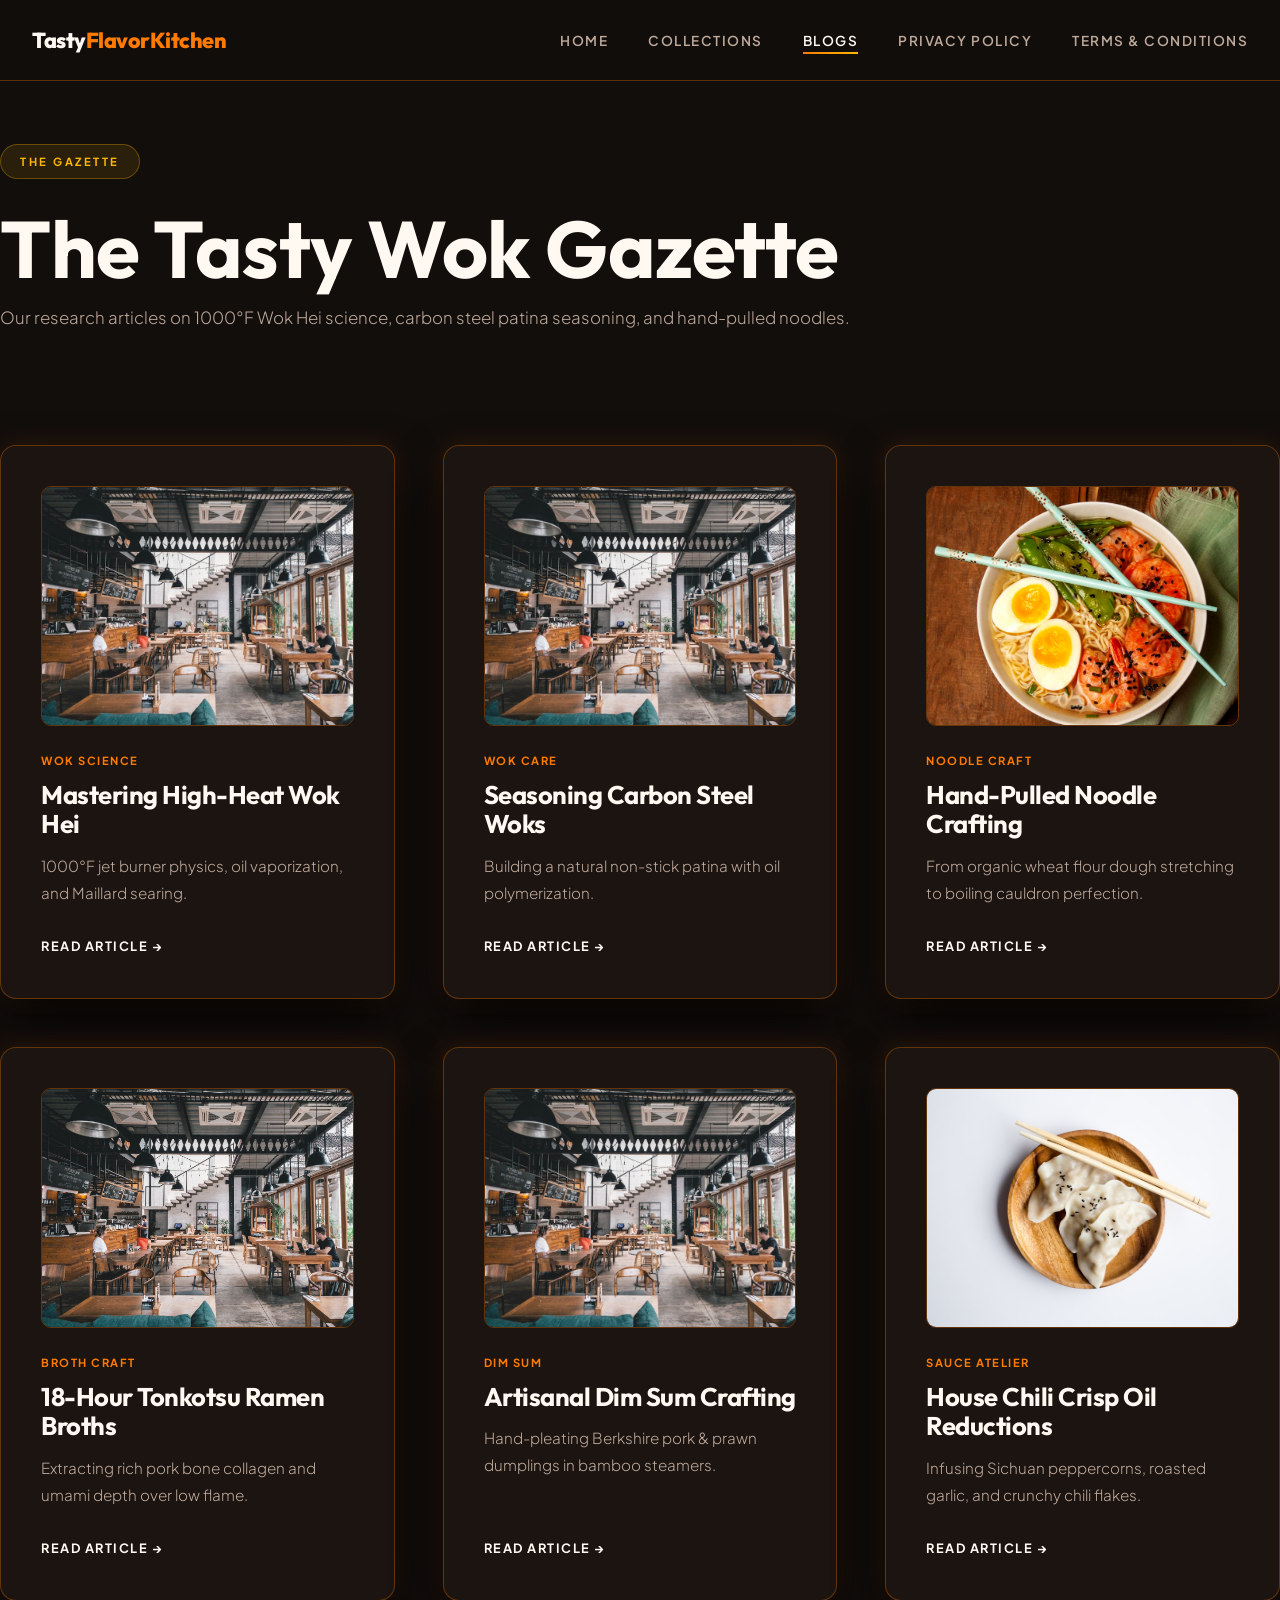
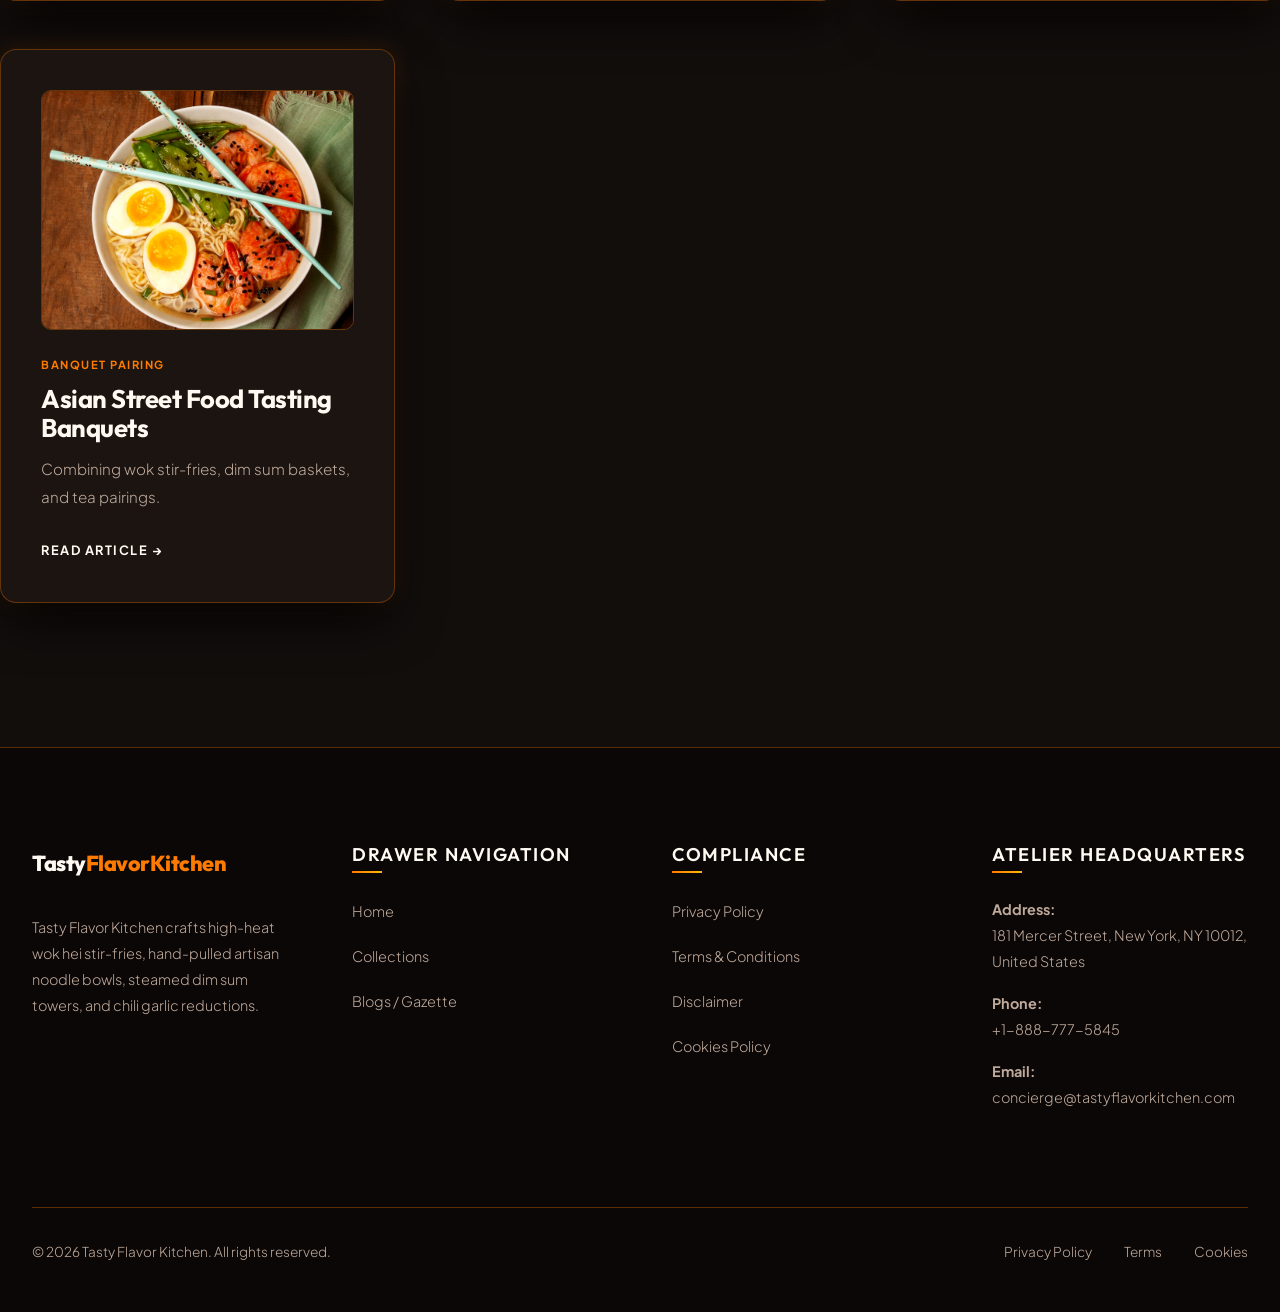
<file: blog/index.html>
<!DOCTYPE html>
<html lang="en">
<head>
    <!-- Google tag (gtag.js) -->
    <script async src="https://www.googletagmanager.com/gtag/js?id=G-0LY0HY7L01"></script>
    <script>
      window.dataLayer = window.dataLayer || [];
      function gtag(){dataLayer.push(arguments);}
      gtag('js', new Date());

      gtag('config', 'G-0LY0HY7L01');
    </script>
    <meta charset="UTF-8">
    <meta name="viewport" content="width=device-width, initial-scale=1.0">
    <meta name="description" content="The Tasty Wok Gazette. Expert articles on Wok Hei high-heat cooking, carbon steel seasoning, hand-pulled noodles, and chili crisp oil.">
    <title>The Tasty Wok Gazette | Tasty Flavor Kitchen</title>
    <link rel="stylesheet" href="../style.css">
</head>
<body>

    <!-- Header Navigation -->
    <header>
        <nav class="navbar">
            <a href="../index.php" class="logo">Tasty<span>FlavorKitchen</span></a>
            <ul class="nav-links">
                <li><a href="../index.php">Home</a></li>
                <li><a href="../collections.html">Collections</a></li>
                <li><a href="index.html" class="active">Blogs</a></li>
                <li><a href="../privacy-policy.html">Privacy Policy</a></li>
                <li><a href="../terms.html">Terms & Conditions</a></li>
            </ul>
            <button class="menu-btn" aria-label="Toggle Navigation">
                <span></span>
                <span></span>
                <span></span>
            </button>
        </nav>
    </header>

    <!-- Main Content -->
    <main style="padding-top: 9rem; max-width: 1280px; margin: 0 auto;">
        
        <div class="section-title reveal-item">
            <span class="hero-badge">THE GAZETTE</span>
            <h1>The Tasty Wok Gazette</h1>
            <p>Our research articles on 1000°F Wok Hei science, carbon steel patina seasoning, and hand-pulled noodles.</p>
        </div>

        <section style="padding: 3rem 0 9rem;">
            <div class="features-grid">
                
                <!-- Blog 1 -->
                <div class="luxury-card reveal-item">
                    <div class="feature-img-wrapper">
                        <img src="../img/journal1.jpg" alt="The science of Wok Hei: Breath of the wok high-heat caramelization" loading="lazy">
                    </div>
                    <div class="feature-content">
                        <span class="blog-tag">Wok Science</span>
                        <h3>Mastering High-Heat Wok Hei</h3>
                        <p class="blog-excerpt">1000°F jet burner physics, oil vaporization, and Maillard searing.</p>
                        <a href="mastering-the-art-of-high-heat-wok-hei-cooking.html" class="blog-link">Read Article &rarr;</a>
                    </div>
                </div>

                <!-- Blog 2 -->
                <div class="luxury-card reveal-item">
                    <div class="feature-img-wrapper">
                        <img src="../img/craft.jpg" alt="Seasoning and maintaining carbon steel woks for lifetime cooking" loading="lazy">
                    </div>
                    <div class="feature-content">
                        <span class="blog-tag">Wok Care</span>
                        <h3>Seasoning Carbon Steel Woks</h3>
                        <p class="blog-excerpt">Building a natural non-stick patina with oil polymerization.</p>
                        <a href="seasoning-and-maintaining-carbon-steel-woks.html" class="blog-link">Read Article &rarr;</a>
                    </div>
                </div>

                <!-- Blog 3 -->
                <div class="luxury-card reveal-item">
                    <div class="feature-img-wrapper">
                        <img src="../img/journal2.jpg" alt="Hand-pulled noodle craft: From organic wheat dough to springy strands" loading="lazy">
                    </div>
                    <div class="feature-content">
                        <span class="blog-tag">Noodle Craft</span>
                        <h3>Hand-Pulled Noodle Crafting</h3>
                        <p class="blog-excerpt">From organic wheat flour dough stretching to boiling cauldron perfection.</p>
                        <a href="hand-pulled-noodle-crafting-from-dough-to-bowl.html" class="blog-link">Read Article &rarr;</a>
                    </div>
                </div>

                <!-- Blog 4 -->
                <div class="luxury-card reveal-item">
                    <div class="feature-img-wrapper">
                        <img src="../img/hero_kitchen.jpg" alt="The secret to slow simmered umami ramen broths" loading="lazy">
                    </div>
                    <div class="feature-content">
                        <span class="blog-tag">Broth Craft</span>
                        <h3>18-Hour Tonkotsu Ramen Broths</h3>
                        <p class="blog-excerpt">Extracting rich pork bone collagen and umami depth over low flame.</p>
                        <a href="the-secret-to-slow-simmered-umami-ramen-broths.html" class="blog-link">Read Article &rarr;</a>
                    </div>
                </div>

                <!-- Blog 5 -->
                <div class="luxury-card reveal-item">
                    <div class="feature-img-wrapper">
                        <img src="../img/kitchen1.jpg" alt="Crafting artisanal dim sum and steamed bamboo dumplings" loading="lazy">
                    </div>
                    <div class="feature-content">
                        <span class="blog-tag">Dim Sum</span>
                        <h3>Artisanal Dim Sum Crafting</h3>
                        <p class="blog-excerpt">Hand-pleating Berkshire pork & prawn dumplings in bamboo steamers.</p>
                        <a href="crafting-artisanal-dim-sum-and-steamed-dumplings.html" class="blog-link">Read Article &rarr;</a>
                    </div>
                </div>

                <!-- Blog 6 -->
                <div class="luxury-card reveal-item">
                    <div class="feature-img-wrapper">
                        <img src="../img/kitchen2.jpg" alt="Artisanal chili crisp and garlic chili oil reductions" loading="lazy">
                    </div>
                    <div class="feature-content">
                        <span class="blog-tag">Sauce Atelier</span>
                        <h3>House Chili Crisp Oil Reductions</h3>
                        <p class="blog-excerpt">Infusing Sichuan peppercorns, roasted garlic, and crunchy chili flakes.</p>
                        <a href="artisanal-chili-crisp-and-garlic-chili-oil-reductions.html" class="blog-link">Read Article &rarr;</a>
                    </div>
                </div>

                <!-- Blog 7 -->
                <div class="luxury-card reveal-item">
                    <div class="feature-img-wrapper">
                        <img src="../img/kitchen3.jpg" alt="Pairing street food small plates for a tasting banquet" loading="lazy">
                    </div>
                    <div class="feature-content">
                        <span class="blog-tag">Banquet Pairing</span>
                        <h3>Asian Street Food Tasting Banquets</h3>
                        <p class="blog-excerpt">Combining wok stir-fries, dim sum baskets, and tea pairings.</p>
                        <a href="pairing-street-food-small-plates-for-a-tasting-banquet.html" class="blog-link">Read Article &rarr;</a>
                    </div>
                </div>

            </div>
        </section>

    </main>

    <!-- Footer (Sleek Compact Logo: 1.35rem) -->
    <footer>
        <div class="footer-container">
            <div class="footer-col" style="flex: 1.5;">
                <a href="../index.php" class="logo" style="margin-bottom: 2rem; display: inline-block;">Tasty<span>FlavorKitchen</span></a>
                <p>Tasty Flavor Kitchen crafts high-heat wok hei stir-fries, hand-pulled artisan noodle bowls, steamed dim sum towers, and chili garlic reductions.</p>
            </div>
            <div class="footer-col">
                <h4>Drawer Navigation</h4>
                <ul>
                    <li><a href="../index.php">Home</a></li>
                    <li><a href="../collections.html">Collections</a></li>
                    <li><a href="index.html">Blogs / Gazette</a></li>
                </ul>
            </div>
            <div class="footer-col">
                <h4>Compliance</h4>
                <ul>
                    <li><a href="../privacy-policy.html">Privacy Policy</a></li>
                    <li><a href="../terms.html">Terms & Conditions</a></li>
                    <li><a href="../disclaimer.html">Disclaimer</a></li>
                    <li><a href="../cookies.html">Cookies Policy</a></li>
                </ul>
            </div>
            <div class="footer-col" style="flex: 1.2;">
                <h4>Atelier Headquarters</h4>
                <p><strong>Address:</strong><br>181 Mercer Street, New York, NY 10012, United States</p>
                <p><strong>Phone:</strong><br>+1-888-777-5845</p>
                <p><strong>Email:</strong><br>concierge@tastyflavorkitchen.com</p>
            </div>
        </div>
        <div class="footer-bottom">
            <p>&copy; 2026 Tasty Flavor Kitchen. All rights reserved.</p>
            <div class="footer-bottom-links">
                <a href="../privacy-policy.html">Privacy Policy</a>
                <a href="../terms.html">Terms</a>
                <a href="../cookies.html">Cookies</a>
            </div>
        </div>
    </footer>

    <script src="../script.js"></script>
</body>
</html>
</file>
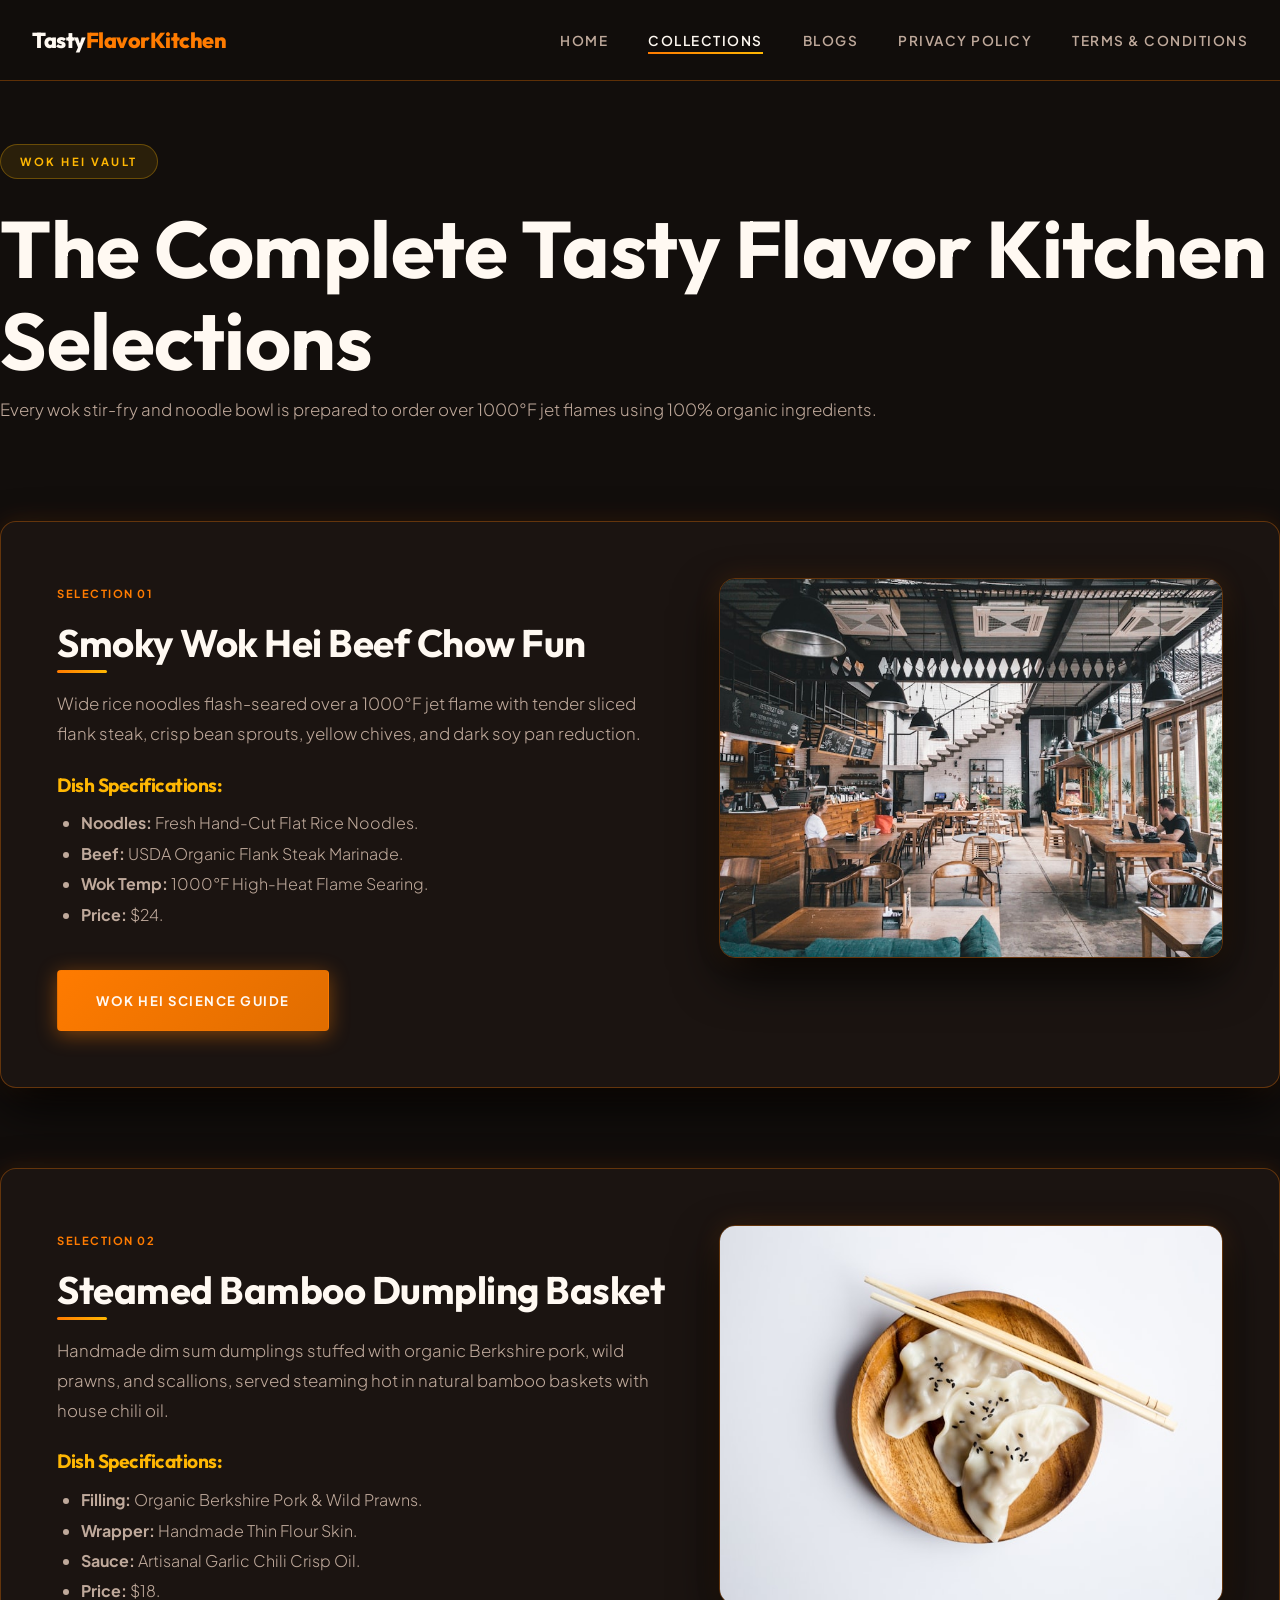
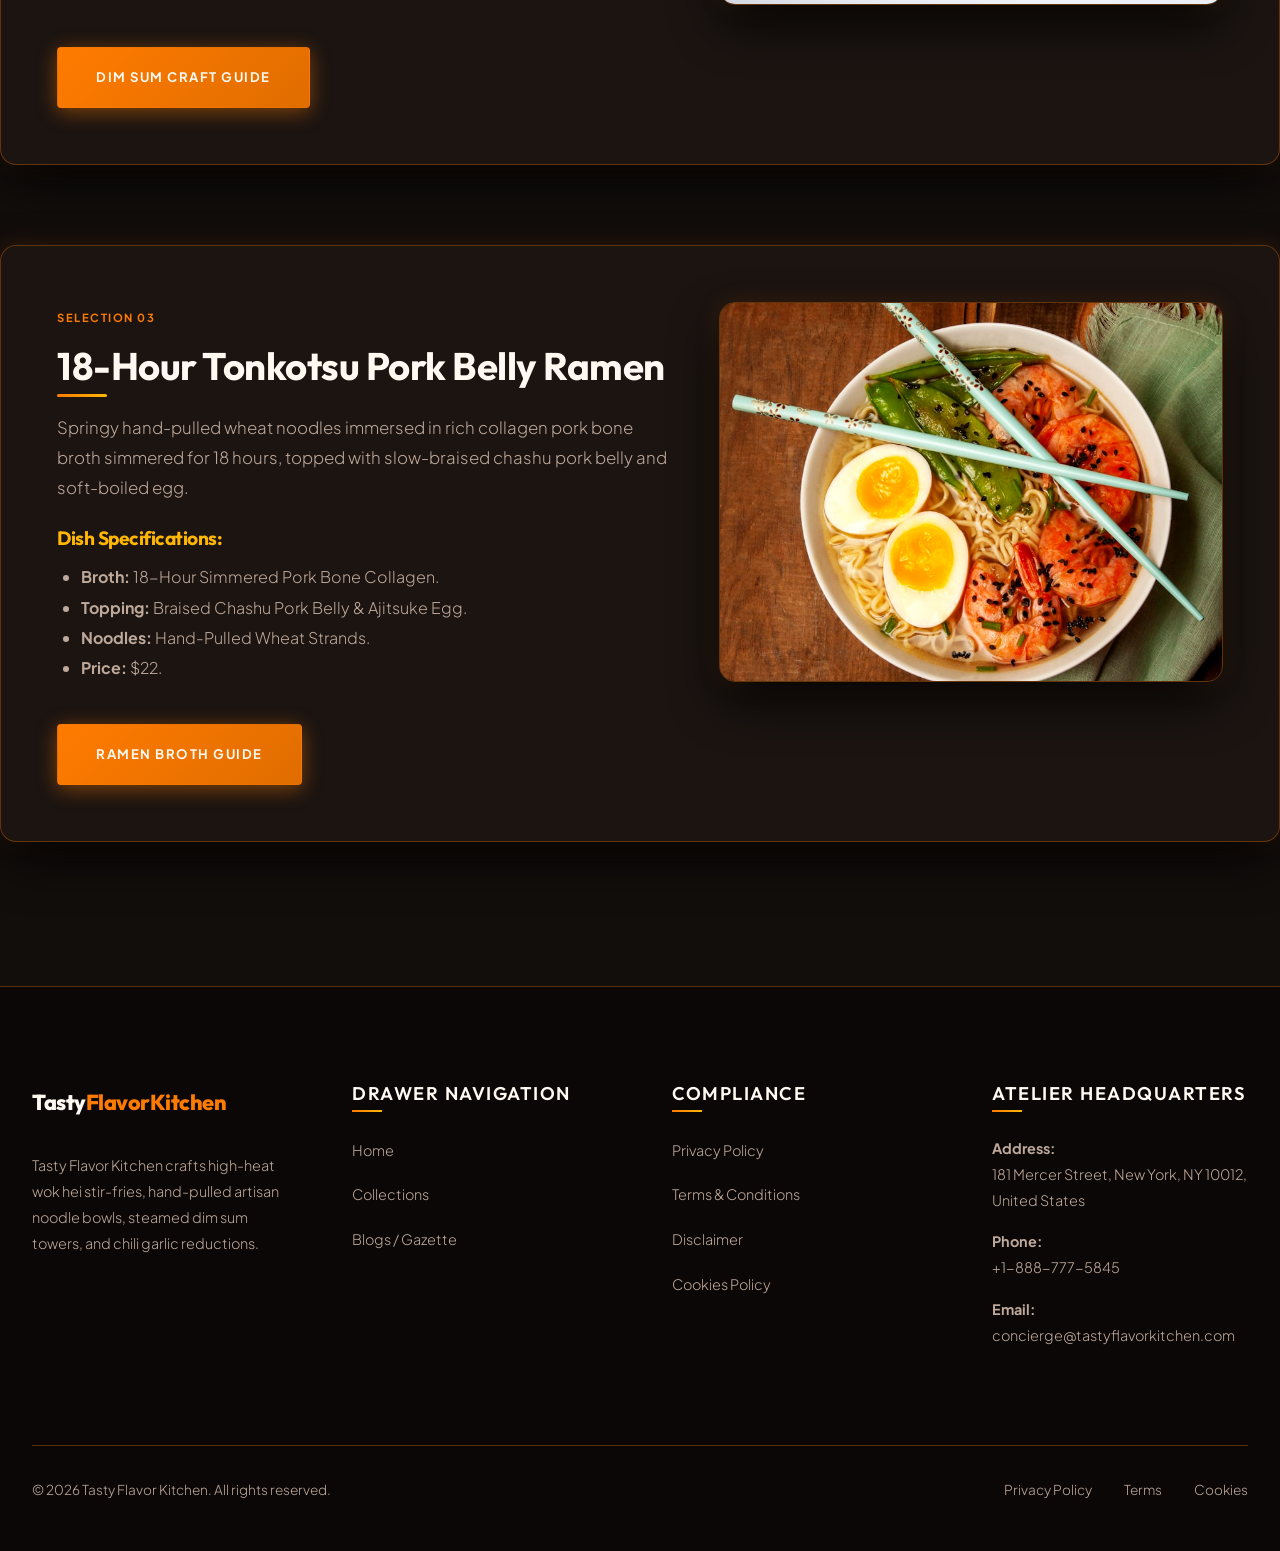
<file: collections.html>
<!DOCTYPE html>
<html lang="en">
<head>
    <!-- Google tag (gtag.js) -->
    <script async src="https://www.googletagmanager.com/gtag/js?id=G-0LY0HY7L01"></script>
    <script>
      window.dataLayer = window.dataLayer || [];
      function gtag(){dataLayer.push(arguments);}
      gtag('js', new Date());

      gtag('config', 'G-0LY0HY7L01');
    </script>
    <meta charset="UTF-8">
    <meta name="viewport" content="width=device-width, initial-scale=1.0">
    <meta name="description" content="Explore our complete Tasty Flavor Kitchen Selections. Featuring smoky wok hei stir-fries, steamed dim sum dumpling baskets, and 18-hour ramen broths.">
    <title>The Wok Hei Street Food Collections | Tasty Flavor Kitchen</title>
    <link rel="stylesheet" href="style.css">
</head>
<body>

    <!-- Header Navigation -->
    <header>
        <nav class="navbar">
            <a href="index.php" class="logo">Tasty<span>FlavorKitchen</span></a>
            <ul class="nav-links">
                <li><a href="index.php">Home</a></li>
                <li><a href="collections.html" class="active">Collections</a></li>
                <li><a href="blog/index.html">Blogs</a></li>
                <li><a href="privacy-policy.html">Privacy Policy</a></li>
                <li><a href="terms.html">Terms & Conditions</a></li>
            </ul>
            <button class="menu-btn" aria-label="Toggle Navigation">
                <span></span>
                <span></span>
                <span></span>
            </button>
        </nav>
    </header>

    <!-- Main Content Container -->
    <main style="padding-top: 9rem; max-width: 1280px; margin: 0 auto;">
        
        <div class="section-title reveal-item">
            <span class="hero-badge">WOK HEI VAULT</span>
            <h1>The Complete Tasty Flavor Kitchen Selections</h1>
            <p>Every wok stir-fry and noodle bowl is prepared to order over 1000°F jet flames using 100% organic ingredients.</p>
        </div>

        <!-- Catalog Detail Section -->
        <section style="padding: 2rem 0 9rem; display: flex; flex-direction: column; gap: 5rem;">
            
            <!-- Category 1: Smoky Wok Hei Beef Chow Fun -->
            <div class="luxury-card reveal-item" style="padding: 3.5rem;">
                <div style="display: flex; justify-content: space-between; align-items: flex-start; flex-wrap: wrap; gap: 3rem;">
                    <div style="flex: 1.1; min-width: 320px;">
                        <span class="blog-tag">SELECTION 01</span>
                        <h2 style="font-size: 2.4rem; margin-top: 0.5rem; margin-bottom: 1.5rem; border-left: none; padding-left: 0;">Smoky Wok Hei Beef Chow Fun</h2>
                        <p style="color: var(--color-fg-muted); font-size: 1.05rem; margin-bottom: 1.5rem; line-height: 1.8;">Wide rice noodles flash-seared over a 1000°F jet flame with tender sliced flank steak, crisp bean sprouts, yellow chives, and dark soy pan reduction.</p>
                        
                        <h4 style="font-family: var(--font-heading); margin-bottom: 0.8rem; font-size: 1.2rem; color: var(--color-gold);">Dish Specifications:</h4>
                        <ul style="margin-left: 1.5rem; margin-bottom: 2.5rem; color: var(--color-fg-muted); line-height: 1.9;">
                            <li><strong>Noodles:</strong> Fresh Hand-Cut Flat Rice Noodles.</li>
                            <li><strong>Beef:</strong> USDA Organic Flank Steak Marinade.</li>
                            <li><strong>Wok Temp:</strong> 1000°F High-Heat Flame Searing.</li>
                            <li><strong>Price:</strong> $24.</li>
                        </ul>
                        <a href="blog/mastering-the-art-of-high-heat-wok-hei-cooking.html" class="btn btn-primary">Wok Hei Science Guide</a>
                    </div>
                    <div style="flex: 0.9; min-width: 320px; height: 380px; border-radius: 16px; overflow: hidden; border: 1px solid var(--color-border); box-shadow: var(--card-shadow);">
                        <img src="img/kitchen1.jpg" alt="Sizzling wok hei beef chow fun noodles with caramelized scallions" style="width: 100%; height: 100%; object-fit: cover;">
                    </div>
                </div>
            </div>

            <!-- Category 2: Steamed Bamboo Pork & Shrimp Dumpling Basket -->
            <div class="luxury-card reveal-item" style="padding: 3.5rem;">
                <div style="display: flex; justify-content: space-between; align-items: flex-start; flex-wrap: wrap; gap: 3rem;">
                    <div style="flex: 1.1; min-width: 320px;">
                        <span class="blog-tag">SELECTION 02</span>
                        <h2 style="font-size: 2.4rem; margin-top: 0.5rem; margin-bottom: 1.5rem; border-left: none; padding-left: 0;">Steamed Bamboo Dumpling Basket</h2>
                        <p style="color: var(--color-fg-muted); font-size: 1.05rem; margin-bottom: 1.5rem; line-height: 1.8;">Handmade dim sum dumplings stuffed with organic Berkshire pork, wild prawns, and scallions, served steaming hot in natural bamboo baskets with house chili oil.</p>
                        
                        <h4 style="font-family: var(--font-heading); margin-bottom: 0.8rem; font-size: 1.2rem; color: var(--color-gold);">Dish Specifications:</h4>
                        <ul style="margin-left: 1.5rem; margin-bottom: 2.5rem; color: var(--color-fg-muted); line-height: 1.9;">
                            <li><strong>Filling:</strong> Organic Berkshire Pork & Wild Prawns.</li>
                            <li><strong>Wrapper:</strong> Handmade Thin Flour Skin.</li>
                            <li><strong>Sauce:</strong> Artisanal Garlic Chili Crisp Oil.</li>
                            <li><strong>Price:</strong> $18.</li>
                        </ul>
                        <a href="blog/crafting-artisanal-dim-sum-and-steamed-dumplings.html" class="btn btn-primary">Dim Sum Craft Guide</a>
                    </div>
                    <div style="flex: 0.9; min-width: 320px; height: 380px; border-radius: 16px; overflow: hidden; border: 1px solid var(--color-border); box-shadow: var(--card-shadow);">
                        <img src="img/kitchen2.jpg" alt="Steamed bamboo dim sum basket with handmade pork & shrimp dumplings" style="width: 100%; height: 100%; object-fit: cover;">
                    </div>
                </div>
            </div>

            <!-- Category 3: 18-Hour Tonkotsu Pork Belly Ramen -->
            <div class="luxury-card reveal-item" style="padding: 3.5rem;">
                <div style="display: flex; justify-content: space-between; align-items: flex-start; flex-wrap: wrap; gap: 3rem;">
                    <div style="flex: 1.1; min-width: 320px;">
                        <span class="blog-tag">SELECTION 03</span>
                        <h2 style="font-size: 2.4rem; margin-top: 0.5rem; margin-bottom: 1.5rem; border-left: none; padding-left: 0;">18-Hour Tonkotsu Pork Belly Ramen</h2>
                        <p style="color: var(--color-fg-muted); font-size: 1.05rem; margin-bottom: 1.5rem; line-height: 1.8;">Springy hand-pulled wheat noodles immersed in rich collagen pork bone broth simmered for 18 hours, topped with slow-braised chashu pork belly and soft-boiled egg.</p>
                        
                        <h4 style="font-family: var(--font-heading); margin-bottom: 0.8rem; font-size: 1.2rem; color: var(--color-gold);">Dish Specifications:</h4>
                        <ul style="margin-left: 1.5rem; margin-bottom: 2.5rem; color: var(--color-fg-muted); line-height: 1.9;">
                            <li><strong>Broth:</strong> 18-Hour Simmered Pork Bone Collagen.</li>
                            <li><strong>Topping:</strong> Braised Chashu Pork Belly & Ajitsuke Egg.</li>
                            <li><strong>Noodles:</strong> Hand-Pulled Wheat Strands.</li>
                            <li><strong>Price:</strong> $22.</li>
                        </ul>
                        <a href="blog/the-secret-to-slow-simmered-umami-ramen-broths.html" class="btn btn-primary">Ramen Broth Guide</a>
                    </div>
                    <div style="flex: 0.9; min-width: 320px; height: 380px; border-radius: 16px; overflow: hidden; border: 1px solid var(--color-border); box-shadow: var(--card-shadow);">
                        <img src="img/kitchen3.jpg" alt="Rich umami ramen bowl with slow-braised pork belly chashu and soft-boiled egg" style="width: 100%; height: 100%; object-fit: cover;">
                    </div>
                </div>
            </div>

        </section>

    </main>

    <!-- Footer (Sleek Compact Logo: 1.35rem) -->
    <footer>
        <div class="footer-container">
            <div class="footer-col" style="flex: 1.5;">
                <a href="index.php" class="logo" style="margin-bottom: 2rem; display: inline-block;">Tasty<span>FlavorKitchen</span></a>
                <p>Tasty Flavor Kitchen crafts high-heat wok hei stir-fries, hand-pulled artisan noodle bowls, steamed dim sum towers, and chili garlic reductions.</p>
            </div>
            <div class="footer-col">
                <h4>Drawer Navigation</h4>
                <ul>
                    <li><a href="index.php">Home</a></li>
                    <li><a href="collections.html">Collections</a></li>
                    <li><a href="blog/index.html">Blogs / Gazette</a></li>
                </ul>
            </div>
            <div class="footer-col">
                <h4>Compliance</h4>
                <ul>
                    <li><a href="privacy-policy.html">Privacy Policy</a></li>
                    <li><a href="terms.html">Terms & Conditions</a></li>
                    <li><a href="disclaimer.html">Disclaimer</a></li>
                    <li><a href="cookies.html">Cookies Policy</a></li>
                </ul>
            </div>
            <div class="footer-col" style="flex: 1.2;">
                <h4>Atelier Headquarters</h4>
                <p><strong>Address:</strong><br>181 Mercer Street, New York, NY 10012, United States</p>
                <p><strong>Phone:</strong><br>+1-888-777-5845</p>
                <p><strong>Email:</strong><br>concierge@tastyflavorkitchen.com</p>
            </div>
        </div>
        <div class="footer-bottom">
            <p>&copy; 2026 Tasty Flavor Kitchen. All rights reserved.</p>
            <div class="footer-bottom-links">
                <a href="privacy-policy.html">Privacy Policy</a>
                <a href="terms.html">Terms</a>
                <a href="cookies.html">Cookies</a>
            </div>
        </div>
    </footer>

    <script src="script.js"></script>
</body>
</html>
</file>
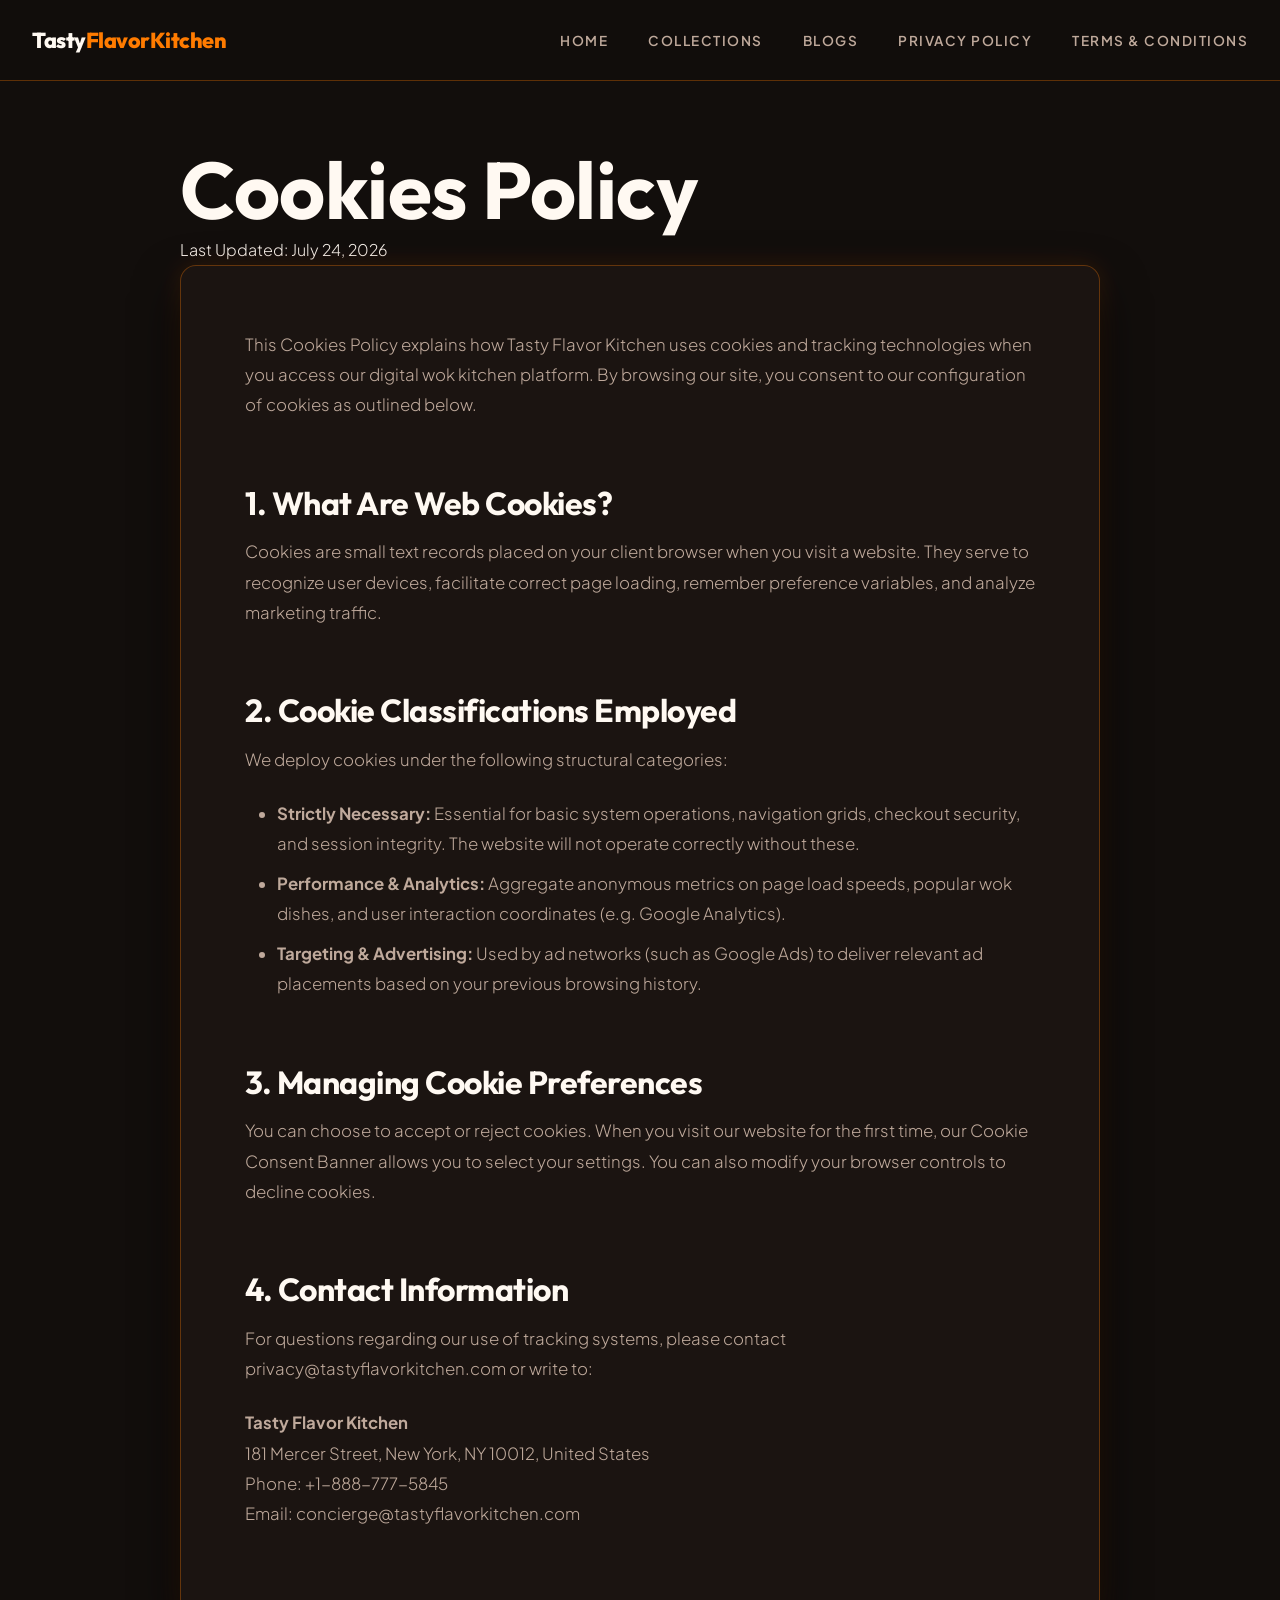
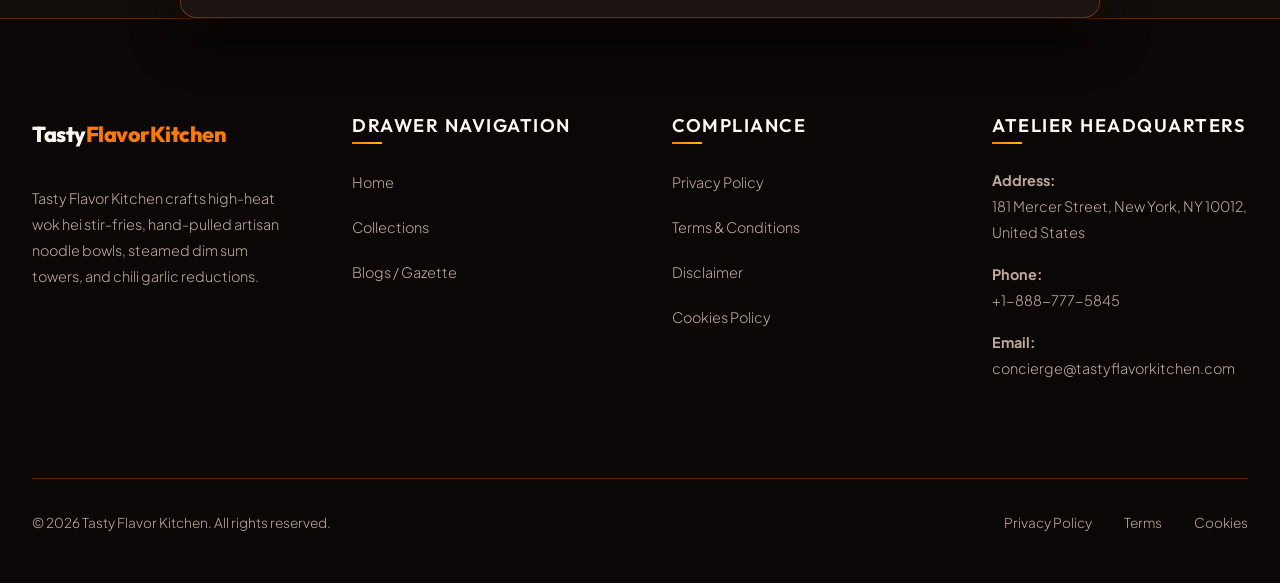
<file: cookies.html>
<!DOCTYPE html>
<html lang="en">
<head>
    <!-- Google tag (gtag.js) -->
    <script async src="https://www.googletagmanager.com/gtag/js?id=G-0LY0HY7L01"></script>
    <script>
      window.dataLayer = window.dataLayer || [];
      function gtag(){dataLayer.push(arguments);}
      gtag('js', new Date());

      gtag('config', 'G-0LY0HY7L01');
    </script>
    <meta charset="UTF-8">
    <meta name="viewport" content="width=device-width, initial-scale=1.0">
    <meta name="description" content="Cookies Policy for Tasty Flavor Kitchen. Learn how we use cookies, tracking analytics, and how to manage your choices.">
    <title>Cookies Policy | Tasty Flavor Kitchen</title>
    <link rel="stylesheet" href="style.css">
</head>
<body>

    <!-- Header Navigation -->
    <header>
        <nav class="navbar">
            <a href="index.php" class="logo">Tasty<span>FlavorKitchen</span></a>
            <ul class="nav-links">
                <li><a href="index.php">Home</a></li>
                <li><a href="collections.html">Collections</a></li>
                <li><a href="blog/index.html">Blogs</a></li>
                <li><a href="privacy-policy.html">Privacy Policy</a></li>
                <li><a href="terms.html">Terms & Conditions</a></li>
            </ul>
            <button class="menu-btn" aria-label="Toggle Navigation">
                <span></span>
                <span></span>
                <span></span>
            </button>
        </nav>
    </header>

    <!-- Main Content Container -->
    <main class="compliance-page" style="margin: 0 auto;">
        <h1>Cookies Policy</h1>
        <div class="meta-info">Last Updated: July 24, 2026</div>

        <div class="legal-content">
            <p>This Cookies Policy explains how Tasty Flavor Kitchen uses cookies and tracking technologies when you access our digital wok kitchen platform. By browsing our site, you consent to our configuration of cookies as outlined below.</p>

            <h2>1. What Are Web Cookies?</h2>
            <p>Cookies are small text records placed on your client browser when you visit a website. They serve to recognize user devices, facilitate correct page loading, remember preference variables, and analyze marketing traffic.</p>

            <h2>2. Cookie Classifications Employed</h2>
            <p>We deploy cookies under the following structural categories:</p>
            <ul>
                <li><strong>Strictly Necessary:</strong> Essential for basic system operations, navigation grids, checkout security, and session integrity. The website will not operate correctly without these.</li>
                <li><strong>Performance & Analytics:</strong> Aggregate anonymous metrics on page load speeds, popular wok dishes, and user interaction coordinates (e.g. Google Analytics).</li>
                <li><strong>Targeting & Advertising:</strong> Used by ad networks (such as Google Ads) to deliver relevant ad placements based on your previous browsing history.</li>
            </ul>

            <h2>3. Managing Cookie Preferences</h2>
            <p>You can choose to accept or reject cookies. When you visit our website for the first time, our Cookie Consent Banner allows you to select your settings. You can also modify your browser controls to decline cookies.</p>

            <h2>4. Contact Information</h2>
            <p>For questions regarding our use of tracking systems, please contact privacy@tastyflavorkitchen.com or write to:</p>
            <p>
                <strong>Tasty Flavor Kitchen</strong><br>
                181 Mercer Street, New York, NY 10012, United States<br>
                Phone: +1-888-777-5845<br>
                Email: concierge@tastyflavorkitchen.com
            </p>
        </div>
    </main>

    <!-- Footer (Sleek Compact Logo: 1.35rem) -->
    <footer>
        <div class="footer-container">
            <div class="footer-col" style="flex: 1.5;">
                <a href="index.php" class="logo" style="margin-bottom: 2rem; display: inline-block;">Tasty<span>FlavorKitchen</span></a>
                <p>Tasty Flavor Kitchen crafts high-heat wok hei stir-fries, hand-pulled artisan noodle bowls, steamed dim sum towers, and chili garlic reductions.</p>
            </div>
            <div class="footer-col">
                <h4>Drawer Navigation</h4>
                <ul>
                    <li><a href="index.php">Home</a></li>
                    <li><a href="collections.html">Collections</a></li>
                    <li><a href="blog/index.html">Blogs / Gazette</a></li>
                </ul>
            </div>
            <div class="footer-col">
                <h4>Compliance</h4>
                <ul>
                    <li><a href="privacy-policy.html">Privacy Policy</a></li>
                    <li><a href="terms.html">Terms & Conditions</a></li>
                    <li><a href="disclaimer.html">Disclaimer</a></li>
                    <li><a href="cookies.html">Cookies Policy</a></li>
                </ul>
            </div>
            <div class="footer-col" style="flex: 1.2;">
                <h4>Atelier Headquarters</h4>
                <p><strong>Address:</strong><br>181 Mercer Street, New York, NY 10012, United States</p>
                <p><strong>Phone:</strong><br>+1-888-777-5845</p>
                <p><strong>Email:</strong><br>concierge@tastyflavorkitchen.com</p>
            </div>
        </div>
        <div class="footer-bottom">
            <p>&copy; 2026 Tasty Flavor Kitchen. All rights reserved.</p>
            <div class="footer-bottom-links">
                <a href="privacy-policy.html">Privacy Policy</a>
                <a href="terms.html">Terms</a>
                <a href="cookies.html">Cookies</a>
            </div>
        </div>
    </footer>

    <script src="script.js"></script>
</body>
</html>
</file>
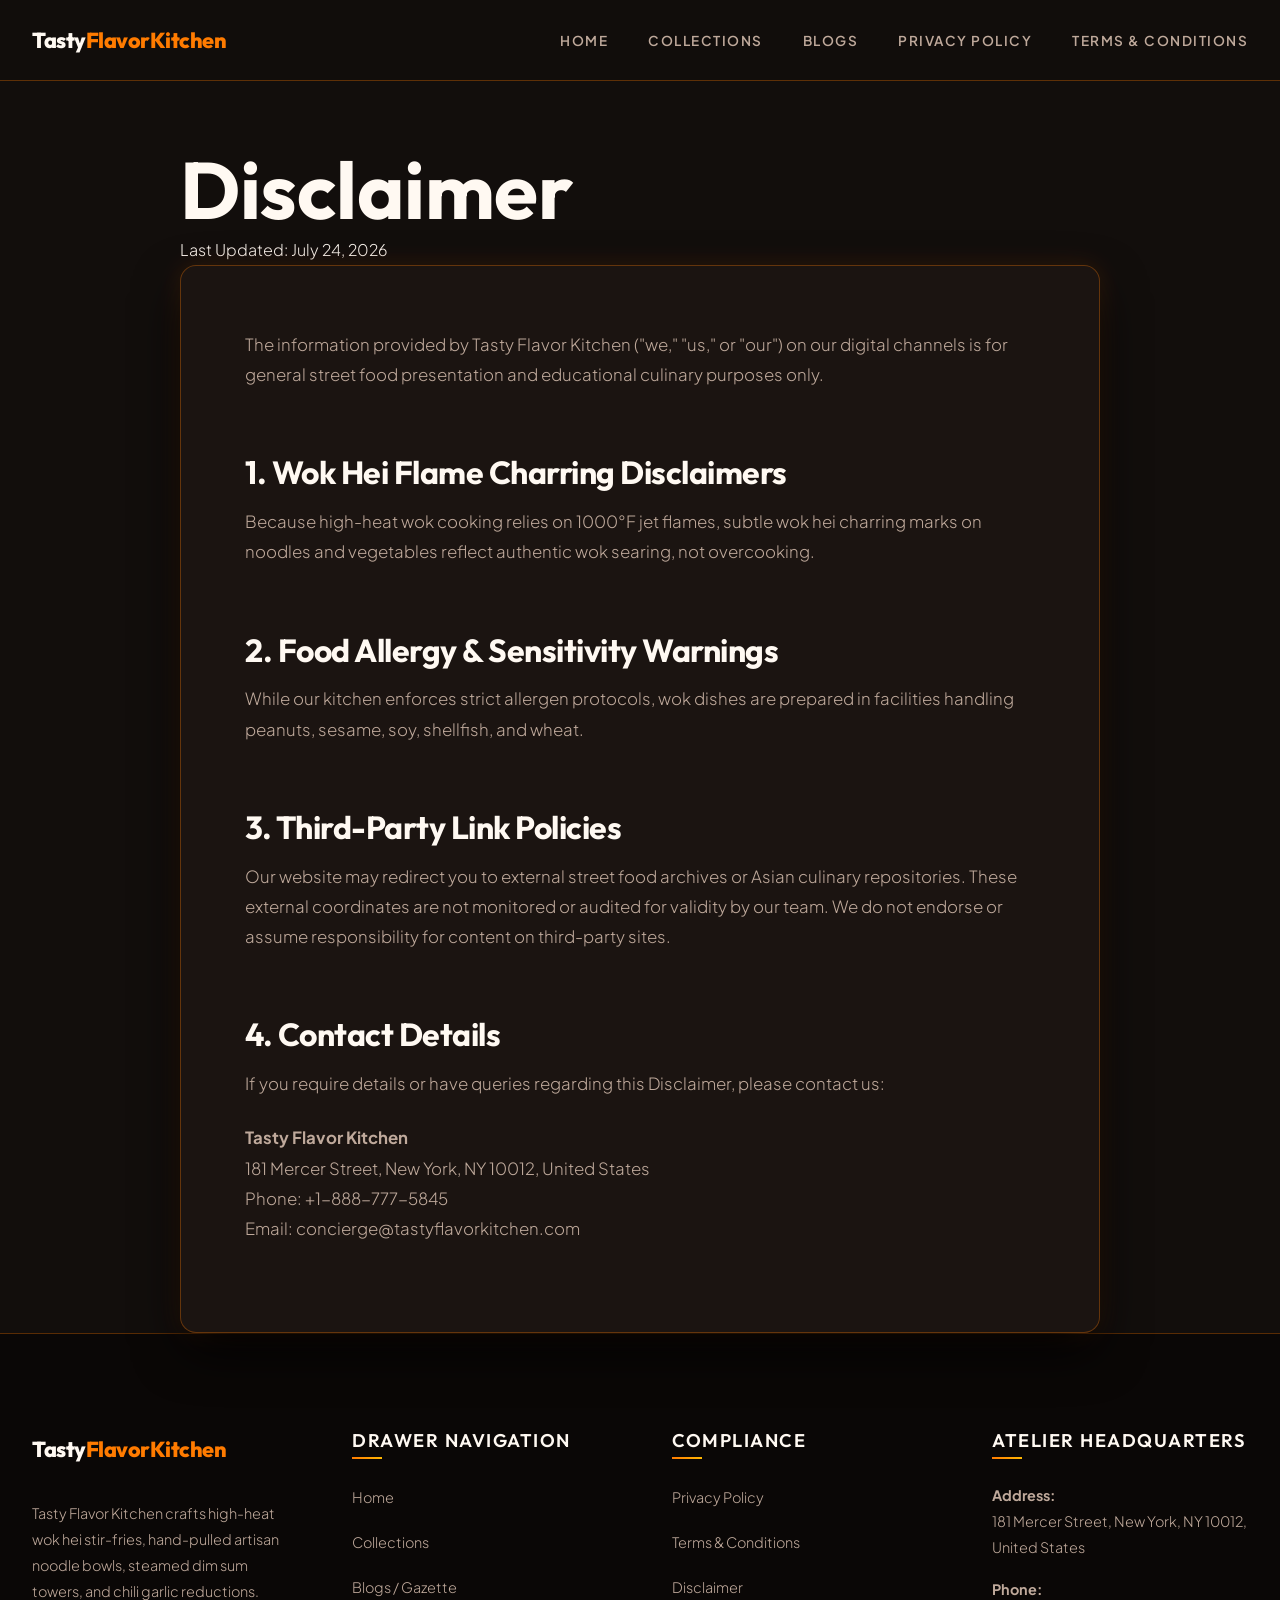
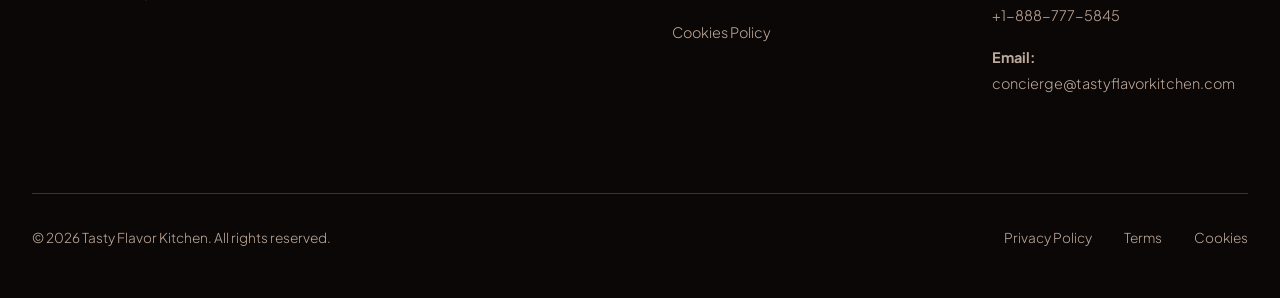
<file: disclaimer.html>
<!DOCTYPE html>
<html lang="en">
<head>
    <!-- Google tag (gtag.js) -->
    <script async src="https://www.googletagmanager.com/gtag/js?id=G-0LY0HY7L01"></script>
    <script>
      window.dataLayer = window.dataLayer || [];
      function gtag(){dataLayer.push(arguments);}
      gtag('js', new Date());

      gtag('config', 'G-0LY0HY7L01');
    </script>
    <meta charset="UTF-8">
    <meta name="viewport" content="width=device-width, initial-scale=1.0">
    <meta name="description" content="Disclaimer for Tasty Flavor Kitchen. Learn about wok hei charring nuances, food allergen warnings, and third-party links.">
    <title>Disclaimer | Tasty Flavor Kitchen</title>
    <link rel="stylesheet" href="style.css">
</head>
<body>

    <!-- Header Navigation -->
    <header>
        <nav class="navbar">
            <a href="index.php" class="logo">Tasty<span>FlavorKitchen</span></a>
            <ul class="nav-links">
                <li><a href="index.php">Home</a></li>
                <li><a href="collections.html">Collections</a></li>
                <li><a href="blog/index.html">Blogs</a></li>
                <li><a href="privacy-policy.html">Privacy Policy</a></li>
                <li><a href="terms.html">Terms & Conditions</a></li>
            </ul>
            <button class="menu-btn" aria-label="Toggle Navigation">
                <span></span>
                <span></span>
                <span></span>
            </button>
        </nav>
    </header>

    <!-- Main Content Container -->
    <main class="compliance-page" style="margin: 0 auto;">
        <h1>Disclaimer</h1>
        <div class="meta-info">Last Updated: July 24, 2026</div>

        <div class="legal-content">
            <p>The information provided by Tasty Flavor Kitchen ("we," "us," or "our") on our digital channels is for general street food presentation and educational culinary purposes only.</p>

            <h2>1. Wok Hei Flame Charring Disclaimers</h2>
            <p>Because high-heat wok cooking relies on 1000°F jet flames, subtle wok hei charring marks on noodles and vegetables reflect authentic wok searing, not overcooking.</p>

            <h2>2. Food Allergy & Sensitivity Warnings</h2>
            <p>While our kitchen enforces strict allergen protocols, wok dishes are prepared in facilities handling peanuts, sesame, soy, shellfish, and wheat.</p>

            <h2>3. Third-Party Link Policies</h2>
            <p>Our website may redirect you to external street food archives or Asian culinary repositories. These external coordinates are not monitored or audited for validity by our team. We do not endorse or assume responsibility for content on third-party sites.</p>

            <h2>4. Contact Details</h2>
            <p>If you require details or have queries regarding this Disclaimer, please contact us:</p>
            <p>
                <strong>Tasty Flavor Kitchen</strong><br>
                181 Mercer Street, New York, NY 10012, United States<br>
                Phone: +1-888-777-5845<br>
                Email: concierge@tastyflavorkitchen.com
            </p>
        </div>
    </main>

    <!-- Footer (Sleek Compact Logo: 1.35rem) -->
    <footer>
        <div class="footer-container">
            <div class="footer-col" style="flex: 1.5;">
                <a href="index.php" class="logo" style="margin-bottom: 2rem; display: inline-block;">Tasty<span>FlavorKitchen</span></a>
                <p>Tasty Flavor Kitchen crafts high-heat wok hei stir-fries, hand-pulled artisan noodle bowls, steamed dim sum towers, and chili garlic reductions.</p>
            </div>
            <div class="footer-col">
                <h4>Drawer Navigation</h4>
                <ul>
                    <li><a href="index.php">Home</a></li>
                    <li><a href="collections.html">Collections</a></li>
                    <li><a href="blog/index.html">Blogs / Gazette</a></li>
                </ul>
            </div>
            <div class="footer-col">
                <h4>Compliance</h4>
                <ul>
                    <li><a href="privacy-policy.html">Privacy Policy</a></li>
                    <li><a href="terms.html">Terms & Conditions</a></li>
                    <li><a href="disclaimer.html">Disclaimer</a></li>
                    <li><a href="cookies.html">Cookies Policy</a></li>
                </ul>
            </div>
            <div class="footer-col" style="flex: 1.2;">
                <h4>Atelier Headquarters</h4>
                <p><strong>Address:</strong><br>181 Mercer Street, New York, NY 10012, United States</p>
                <p><strong>Phone:</strong><br>+1-888-777-5845</p>
                <p><strong>Email:</strong><br>concierge@tastyflavorkitchen.com</p>
            </div>
        </div>
        <div class="footer-bottom">
            <p>&copy; 2026 Tasty Flavor Kitchen. All rights reserved.</p>
            <div class="footer-bottom-links">
                <a href="privacy-policy.html">Privacy Policy</a>
                <a href="terms.html">Terms</a>
                <a href="cookies.html">Cookies</a>
            </div>
        </div>
    </footer>

    <script src="script.js"></script>
</body>
</html>
</file>
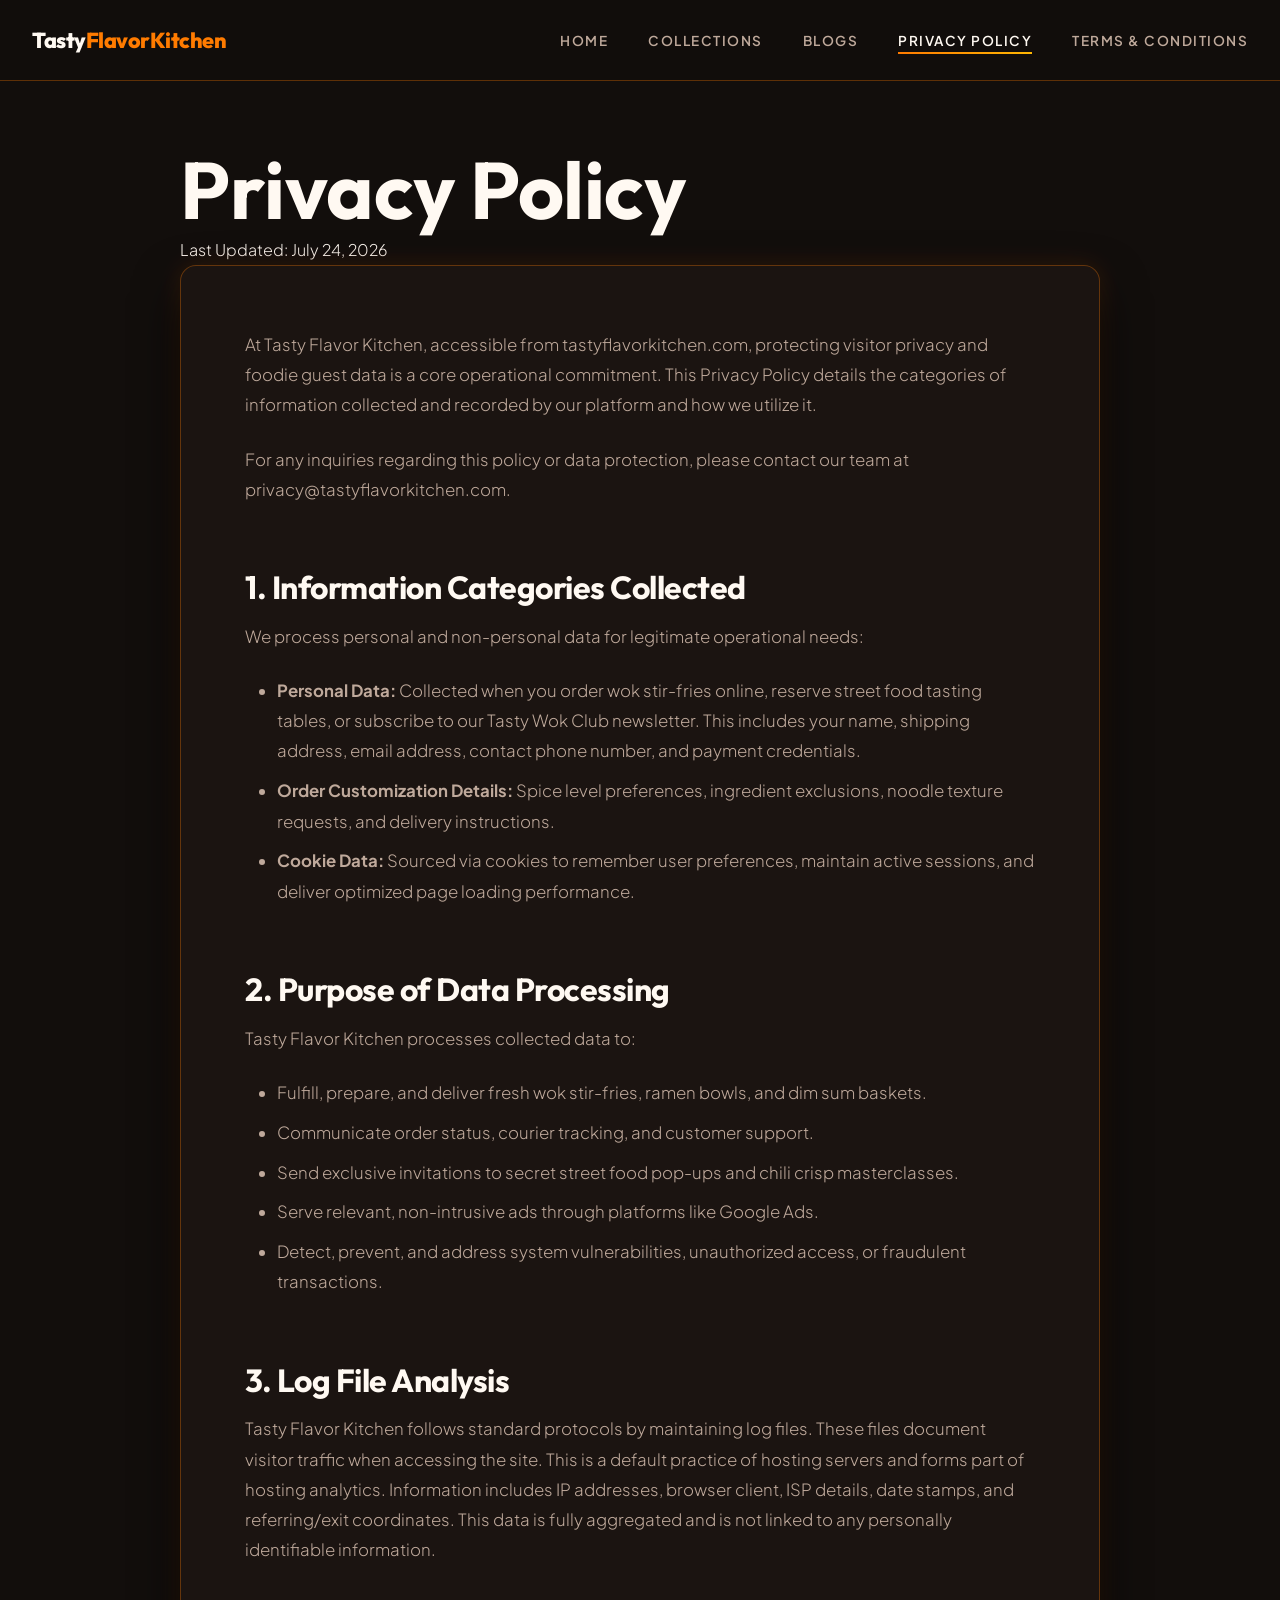
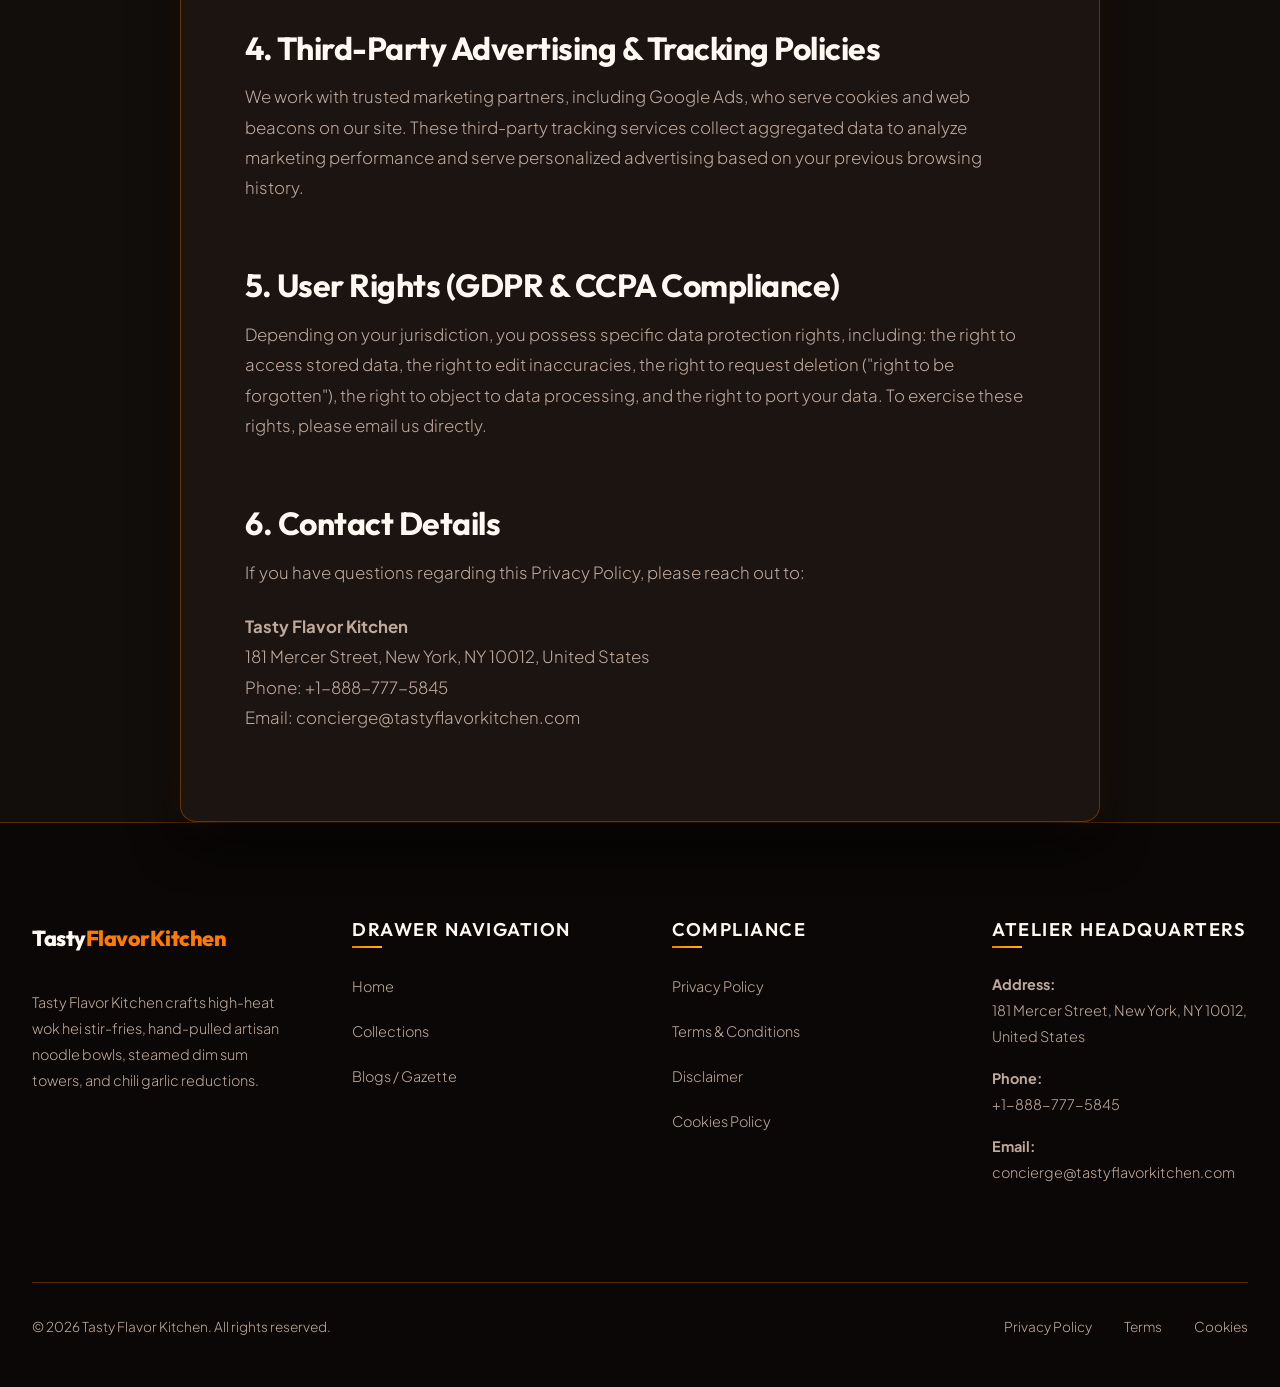
<file: privacy-policy.html>
<!DOCTYPE html>
<html lang="en">
<head>
    <!-- Google tag (gtag.js) -->
    <script async src="https://www.googletagmanager.com/gtag/js?id=G-0LY0HY7L01"></script>
    <script>
      window.dataLayer = window.dataLayer || [];
      function gtag(){dataLayer.push(arguments);}
      gtag('js', new Date());

      gtag('config', 'G-0LY0HY7L01');
    </script>
    <meta charset="UTF-8">
    <meta name="viewport" content="width=device-width, initial-scale=1.0">
    <meta name="description" content="Privacy Policy for Tasty Flavor Kitchen. Learn how we collect, protect, and process user data, wok order reservations, and store security.">
    <title>Privacy Policy | Tasty Flavor Kitchen</title>
    <link rel="stylesheet" href="style.css">
</head>
<body>

    <!-- Header Navigation -->
    <header>
        <nav class="navbar">
            <a href="index.php" class="logo">Tasty<span>FlavorKitchen</span></a>
            <ul class="nav-links">
                <li><a href="index.php">Home</a></li>
                <li><a href="collections.html">Collections</a></li>
                <li><a href="blog/index.html">Blogs</a></li>
                <li><a href="privacy-policy.html" class="active">Privacy Policy</a></li>
                <li><a href="terms.html">Terms & Conditions</a></li>
            </ul>
            <button class="menu-btn" aria-label="Toggle Navigation">
                <span></span>
                <span></span>
                <span></span>
            </button>
        </nav>
    </header>

    <!-- Main Content Container -->
    <main class="compliance-page" style="margin: 0 auto;">
        <h1>Privacy Policy</h1>
        <div class="meta-info">Last Updated: July 24, 2026</div>

        <div class="legal-content">
            <p>At Tasty Flavor Kitchen, accessible from tastyflavorkitchen.com, protecting visitor privacy and foodie guest data is a core operational commitment. This Privacy Policy details the categories of information collected and recorded by our platform and how we utilize it.</p>
            
            <p>For any inquiries regarding this policy or data protection, please contact our team at privacy@tastyflavorkitchen.com.</p>

            <h2>1. Information Categories Collected</h2>
            <p>We process personal and non-personal data for legitimate operational needs:</p>
            <ul>
                <li><strong>Personal Data:</strong> Collected when you order wok stir-fries online, reserve street food tasting tables, or subscribe to our Tasty Wok Club newsletter. This includes your name, shipping address, email address, contact phone number, and payment credentials.</li>
                <li><strong>Order Customization Details:</strong> Spice level preferences, ingredient exclusions, noodle texture requests, and delivery instructions.</li>
                <li><strong>Cookie Data:</strong> Sourced via cookies to remember user preferences, maintain active sessions, and deliver optimized page loading performance.</li>
            </ul>

            <h2>2. Purpose of Data Processing</h2>
            <p>Tasty Flavor Kitchen processes collected data to:</p>
            <ul>
                <li>Fulfill, prepare, and deliver fresh wok stir-fries, ramen bowls, and dim sum baskets.</li>
                <li>Communicate order status, courier tracking, and customer support.</li>
                <li>Send exclusive invitations to secret street food pop-ups and chili crisp masterclasses.</li>
                <li>Serve relevant, non-intrusive ads through platforms like Google Ads.</li>
                <li>Detect, prevent, and address system vulnerabilities, unauthorized access, or fraudulent transactions.</li>
            </ul>

            <h2>3. Log File Analysis</h2>
            <p>Tasty Flavor Kitchen follows standard protocols by maintaining log files. These files document visitor traffic when accessing the site. This is a default practice of hosting servers and forms part of hosting analytics. Information includes IP addresses, browser client, ISP details, date stamps, and referring/exit coordinates. This data is fully aggregated and is not linked to any personally identifiable information.</p>

            <h2>4. Third-Party Advertising & Tracking Policies</h2>
            <p>We work with trusted marketing partners, including Google Ads, who serve cookies and web beacons on our site. These third-party tracking services collect aggregated data to analyze marketing performance and serve personalized advertising based on your previous browsing history.</p>

            <h2>5. User Rights (GDPR & CCPA Compliance)</h2>
            <p>Depending on your jurisdiction, you possess specific data protection rights, including: the right to access stored data, the right to edit inaccuracies, the right to request deletion ("right to be forgotten"), the right to object to data processing, and the right to port your data. To exercise these rights, please email us directly.</p>

            <h2>6. Contact Details</h2>
            <p>If you have questions regarding this Privacy Policy, please reach out to:</p>
            <p>
                <strong>Tasty Flavor Kitchen</strong><br>
                181 Mercer Street, New York, NY 10012, United States<br>
                Phone: +1-888-777-5845<br>
                Email: concierge@tastyflavorkitchen.com
            </p>
        </div>
    </main>

    <!-- Footer (Sleek Compact Logo: 1.35rem) -->
    <footer>
        <div class="footer-container">
            <div class="footer-col" style="flex: 1.5;">
                <a href="index.php" class="logo" style="margin-bottom: 2rem; display: inline-block;">Tasty<span>FlavorKitchen</span></a>
                <p>Tasty Flavor Kitchen crafts high-heat wok hei stir-fries, hand-pulled artisan noodle bowls, steamed dim sum towers, and chili garlic reductions.</p>
            </div>
            <div class="footer-col">
                <h4>Drawer Navigation</h4>
                <ul>
                    <li><a href="index.php">Home</a></li>
                    <li><a href="collections.html">Collections</a></li>
                    <li><a href="blog/index.html">Blogs / Gazette</a></li>
                </ul>
            </div>
            <div class="footer-col">
                <h4>Compliance</h4>
                <ul>
                    <li><a href="privacy-policy.html">Privacy Policy</a></li>
                    <li><a href="terms.html">Terms & Conditions</a></li>
                    <li><a href="disclaimer.html">Disclaimer</a></li>
                    <li><a href="cookies.html">Cookies Policy</a></li>
                </ul>
            </div>
            <div class="footer-col" style="flex: 1.2;">
                <h4>Atelier Headquarters</h4>
                <p><strong>Address:</strong><br>181 Mercer Street, New York, NY 10012, United States</p>
                <p><strong>Phone:</strong><br>+1-888-777-5845</p>
                <p><strong>Email:</strong><br>concierge@tastyflavorkitchen.com</p>
            </div>
        </div>
        <div class="footer-bottom">
            <p>&copy; 2026 Tasty Flavor Kitchen. All rights reserved.</p>
            <div class="footer-bottom-links">
                <a href="privacy-policy.html">Privacy Policy</a>
                <a href="terms.html">Terms</a>
                <a href="cookies.html">Cookies</a>
            </div>
        </div>
    </footer>

    <script src="script.js"></script>
</body>
</html>
</file>
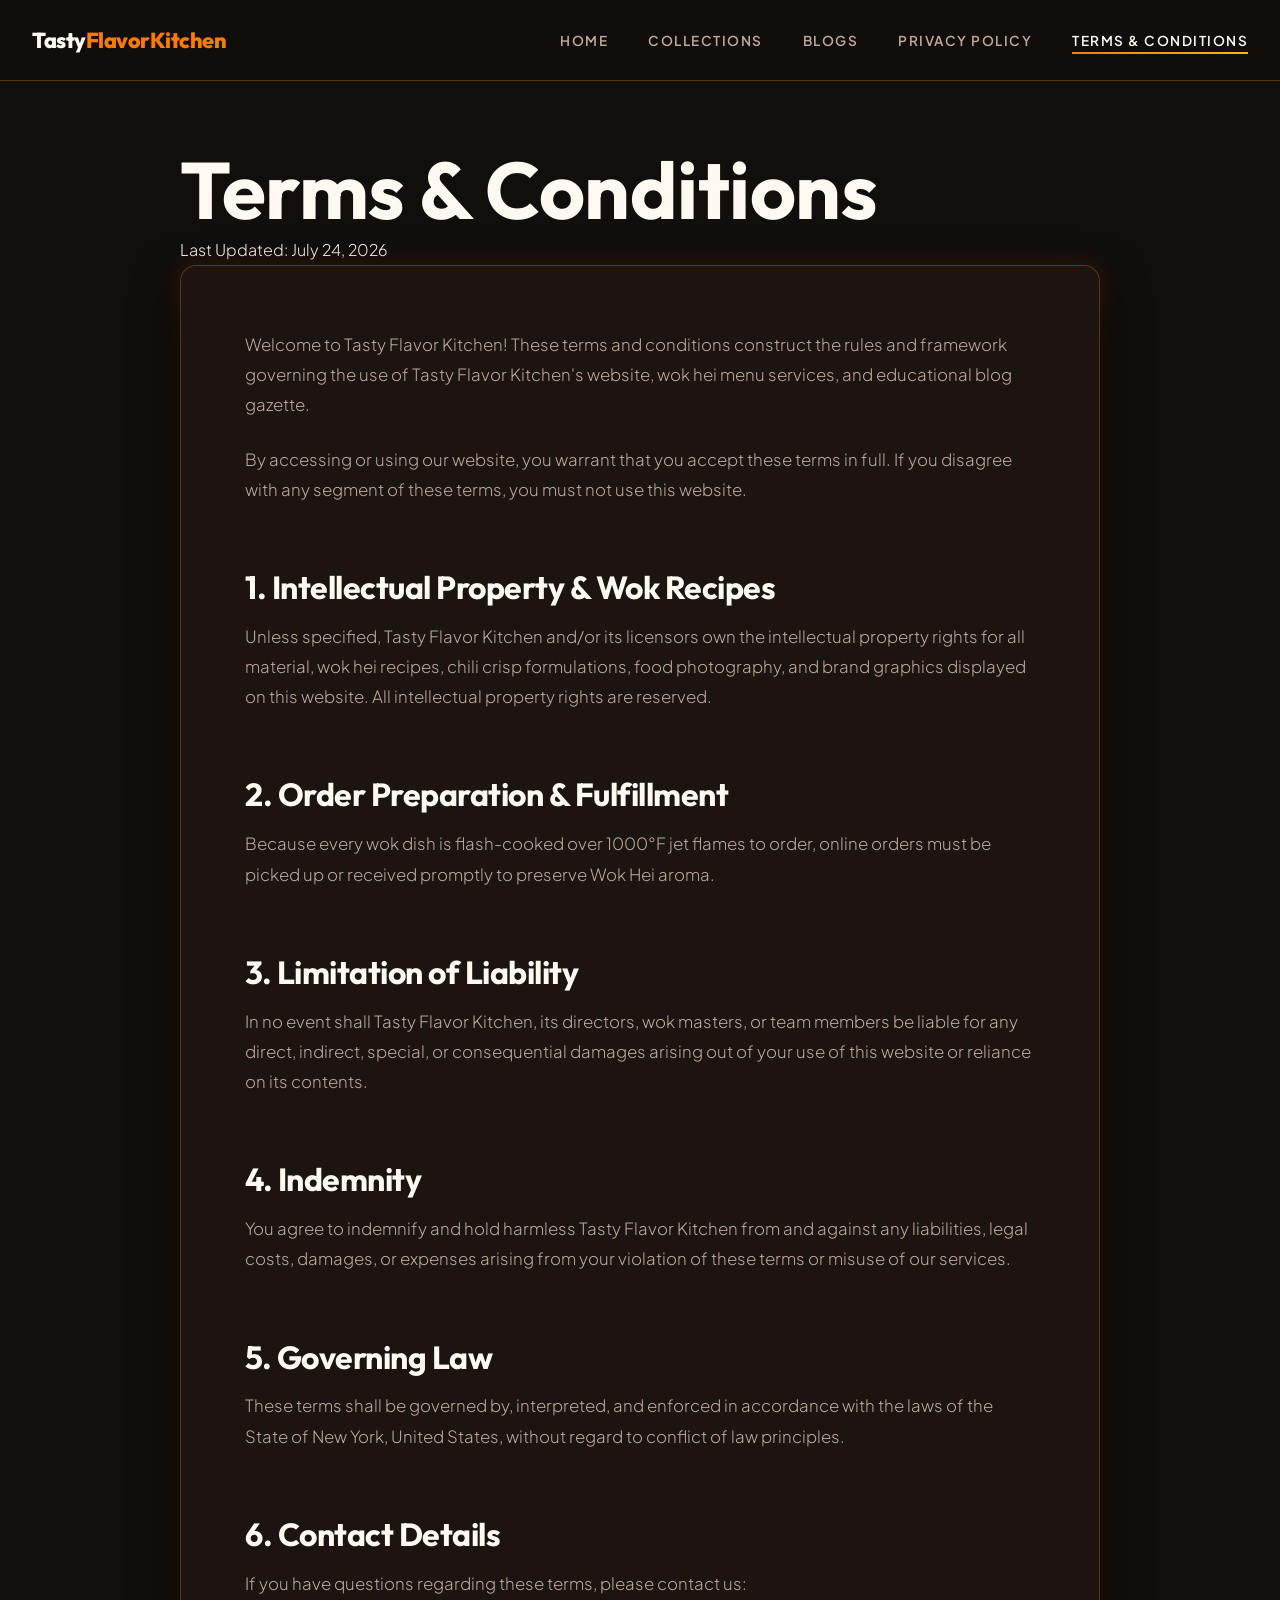
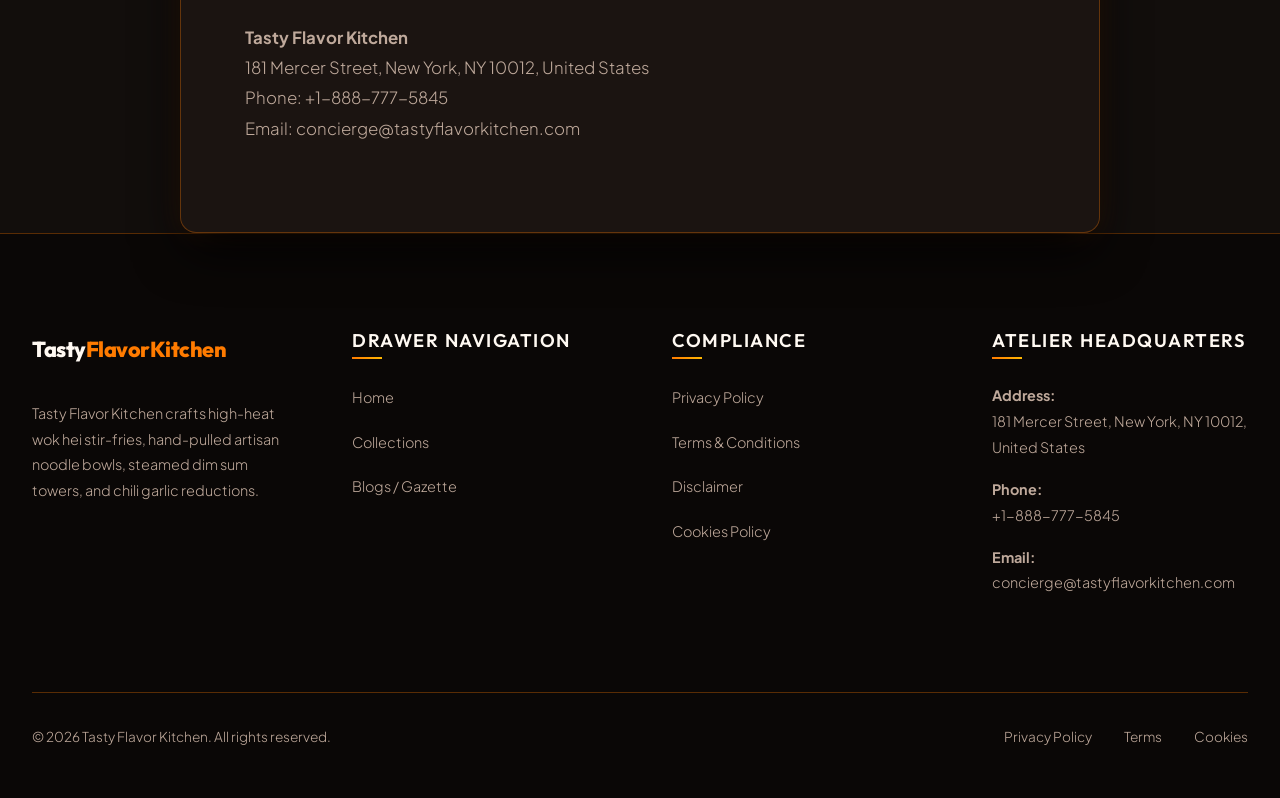
<file: terms.html>
<!DOCTYPE html>
<html lang="en">
<head>
    <!-- Google tag (gtag.js) -->
    <script async src="https://www.googletagmanager.com/gtag/js?id=G-0LY0HY7L01"></script>
    <script>
      window.dataLayer = window.dataLayer || [];
      function gtag(){dataLayer.push(arguments);}
      gtag('js', new Date());

      gtag('config', 'G-0LY0HY7L01');
    </script>
    <meta charset="UTF-8">
    <meta name="viewport" content="width=device-width, initial-scale=1.0">
    <meta name="description" content="Terms and Conditions for Tasty Flavor Kitchen. Review wok dining policies, culinary guarantees, and intellectual property.">
    <title>Terms & Conditions | Tasty Flavor Kitchen</title>
    <link rel="stylesheet" href="style.css">
</head>
<body>

    <!-- Header Navigation -->
    <header>
        <nav class="navbar">
            <a href="index.php" class="logo">Tasty<span>FlavorKitchen</span></a>
            <ul class="nav-links">
                <li><a href="index.php">Home</a></li>
                <li><a href="collections.html">Collections</a></li>
                <li><a href="blog/index.html">Blogs</a></li>
                <li><a href="privacy-policy.html">Privacy Policy</a></li>
                <li><a href="terms.html" class="active">Terms & Conditions</a></li>
            </ul>
            <button class="menu-btn" aria-label="Toggle Navigation">
                <span></span>
                <span></span>
                <span></span>
            </button>
        </nav>
    </header>

    <!-- Main Content Container -->
    <main class="compliance-page" style="margin: 0 auto;">
        <h1>Terms & Conditions</h1>
        <div class="meta-info">Last Updated: July 24, 2026</div>

        <div class="legal-content">
            <p>Welcome to Tasty Flavor Kitchen! These terms and conditions construct the rules and framework governing the use of Tasty Flavor Kitchen's website, wok hei menu services, and educational blog gazette.</p>
            
            <p>By accessing or using our website, you warrant that you accept these terms in full. If you disagree with any segment of these terms, you must not use this website.</p>

            <h2>1. Intellectual Property & Wok Recipes</h2>
            <p>Unless specified, Tasty Flavor Kitchen and/or its licensors own the intellectual property rights for all material, wok hei recipes, chili crisp formulations, food photography, and brand graphics displayed on this website. All intellectual property rights are reserved.</p>

            <h2>2. Order Preparation & Fulfillment</h2>
            <p>Because every wok dish is flash-cooked over 1000°F jet flames to order, online orders must be picked up or received promptly to preserve Wok Hei aroma.</p>

            <h2>3. Limitation of Liability</h2>
            <p>In no event shall Tasty Flavor Kitchen, its directors, wok masters, or team members be liable for any direct, indirect, special, or consequential damages arising out of your use of this website or reliance on its contents.</p>

            <h2>4. Indemnity</h2>
            <p>You agree to indemnify and hold harmless Tasty Flavor Kitchen from and against any liabilities, legal costs, damages, or expenses arising from your violation of these terms or misuse of our services.</p>

            <h2>5. Governing Law</h2>
            <p>These terms shall be governed by, interpreted, and enforced in accordance with the laws of the State of New York, United States, without regard to conflict of law principles.</p>

            <h2>6. Contact Details</h2>
            <p>If you have questions regarding these terms, please contact us:</p>
            <p>
                <strong>Tasty Flavor Kitchen</strong><br>
                181 Mercer Street, New York, NY 10012, United States<br>
                Phone: +1-888-777-5845<br>
                Email: concierge@tastyflavorkitchen.com
            </p>
        </div>
    </main>

    <!-- Footer (Sleek Compact Logo: 1.35rem) -->
    <footer>
        <div class="footer-container">
            <div class="footer-col" style="flex: 1.5;">
                <a href="index.php" class="logo" style="margin-bottom: 2rem; display: inline-block;">Tasty<span>FlavorKitchen</span></a>
                <p>Tasty Flavor Kitchen crafts high-heat wok hei stir-fries, hand-pulled artisan noodle bowls, steamed dim sum towers, and chili garlic reductions.</p>
            </div>
            <div class="footer-col">
                <h4>Drawer Navigation</h4>
                <ul>
                    <li><a href="index.php">Home</a></li>
                    <li><a href="collections.html">Collections</a></li>
                    <li><a href="blog/index.html">Blogs / Gazette</a></li>
                </ul>
            </div>
            <div class="footer-col">
                <h4>Compliance</h4>
                <ul>
                    <li><a href="privacy-policy.html">Privacy Policy</a></li>
                    <li><a href="terms.html">Terms & Conditions</a></li>
                    <li><a href="disclaimer.html">Disclaimer</a></li>
                    <li><a href="cookies.html">Cookies Policy</a></li>
                </ul>
            </div>
            <div class="footer-col" style="flex: 1.2;">
                <h4>Atelier Headquarters</h4>
                <p><strong>Address:</strong><br>181 Mercer Street, New York, NY 10012, United States</p>
                <p><strong>Phone:</strong><br>+1-888-777-5845</p>
                <p><strong>Email:</strong><br>concierge@tastyflavorkitchen.com</p>
            </div>
        </div>
        <div class="footer-bottom">
            <p>&copy; 2026 Tasty Flavor Kitchen. All rights reserved.</p>
            <div class="footer-bottom-links">
                <a href="privacy-policy.html">Privacy Policy</a>
                <a href="terms.html">Terms</a>
                <a href="cookies.html">Cookies</a>
            </div>
        </div>
    </footer>

    <script src="script.js"></script>
</body>
</html>
</file>
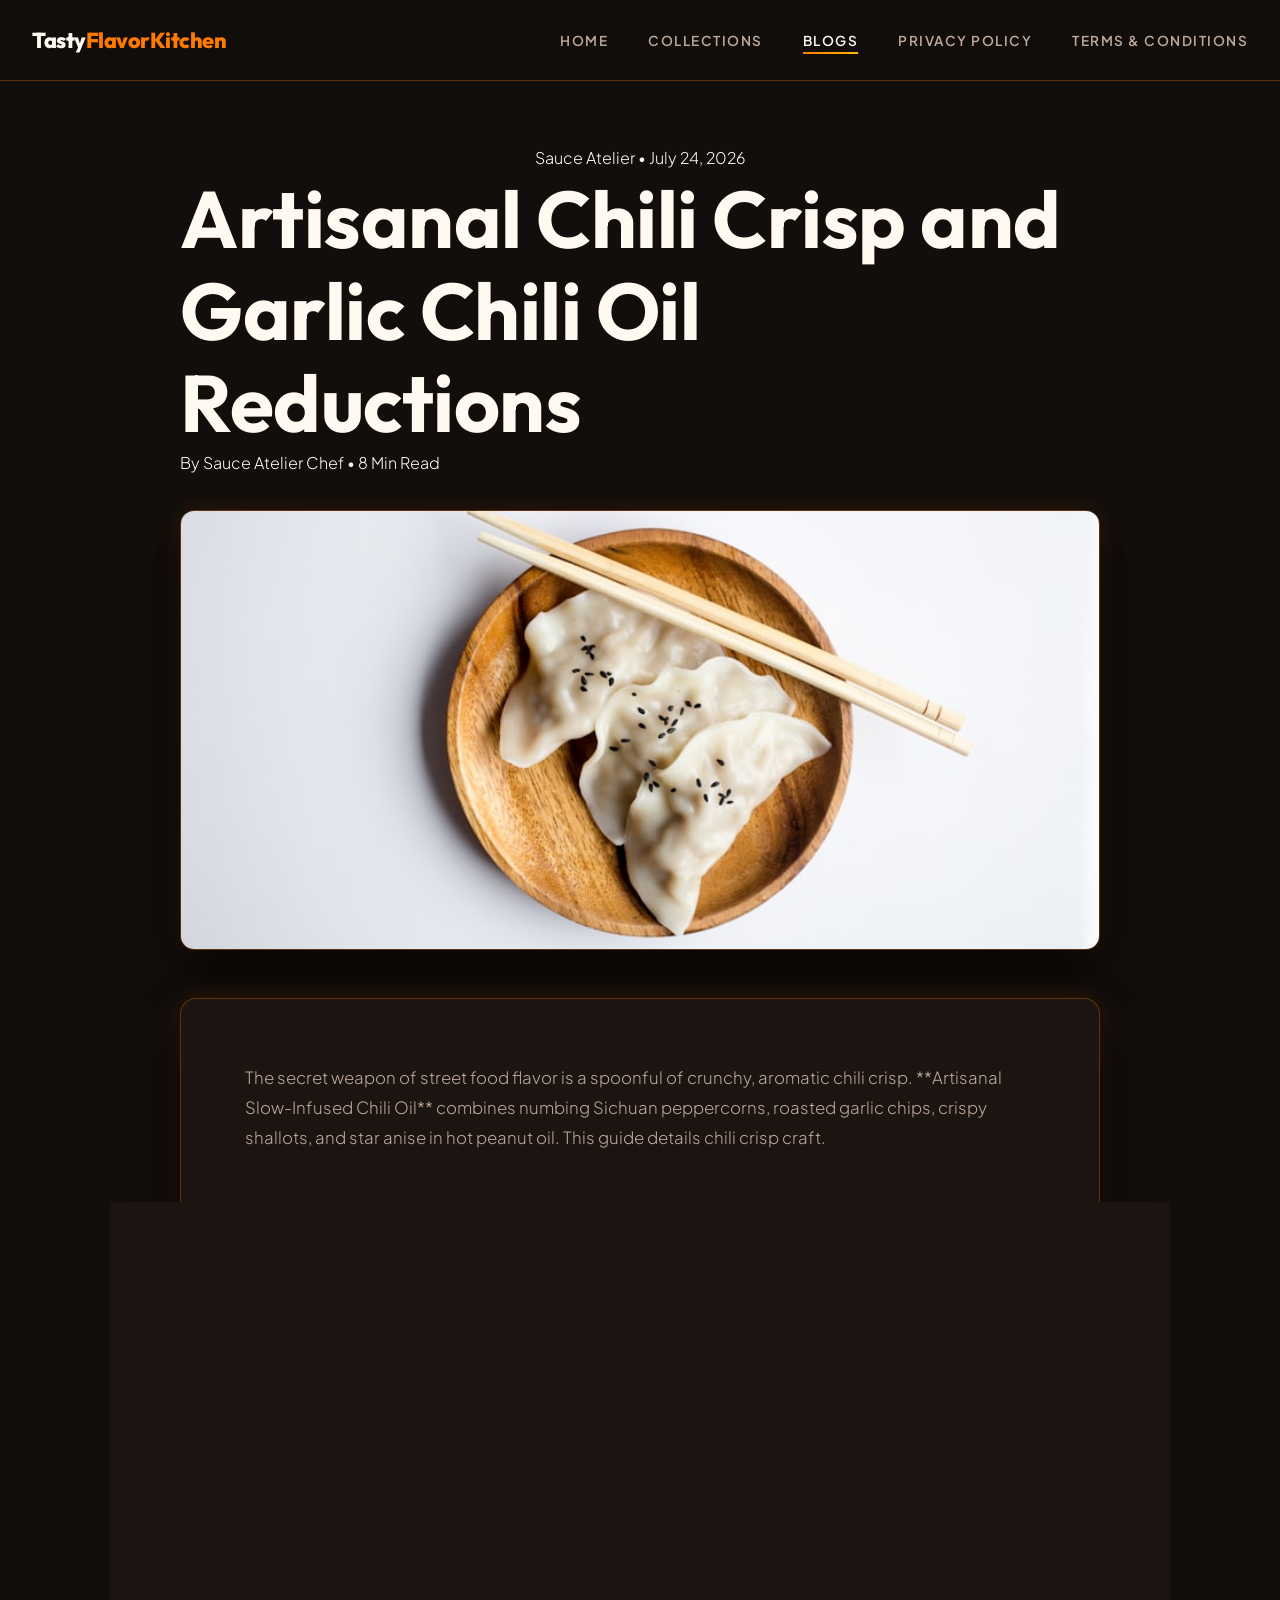
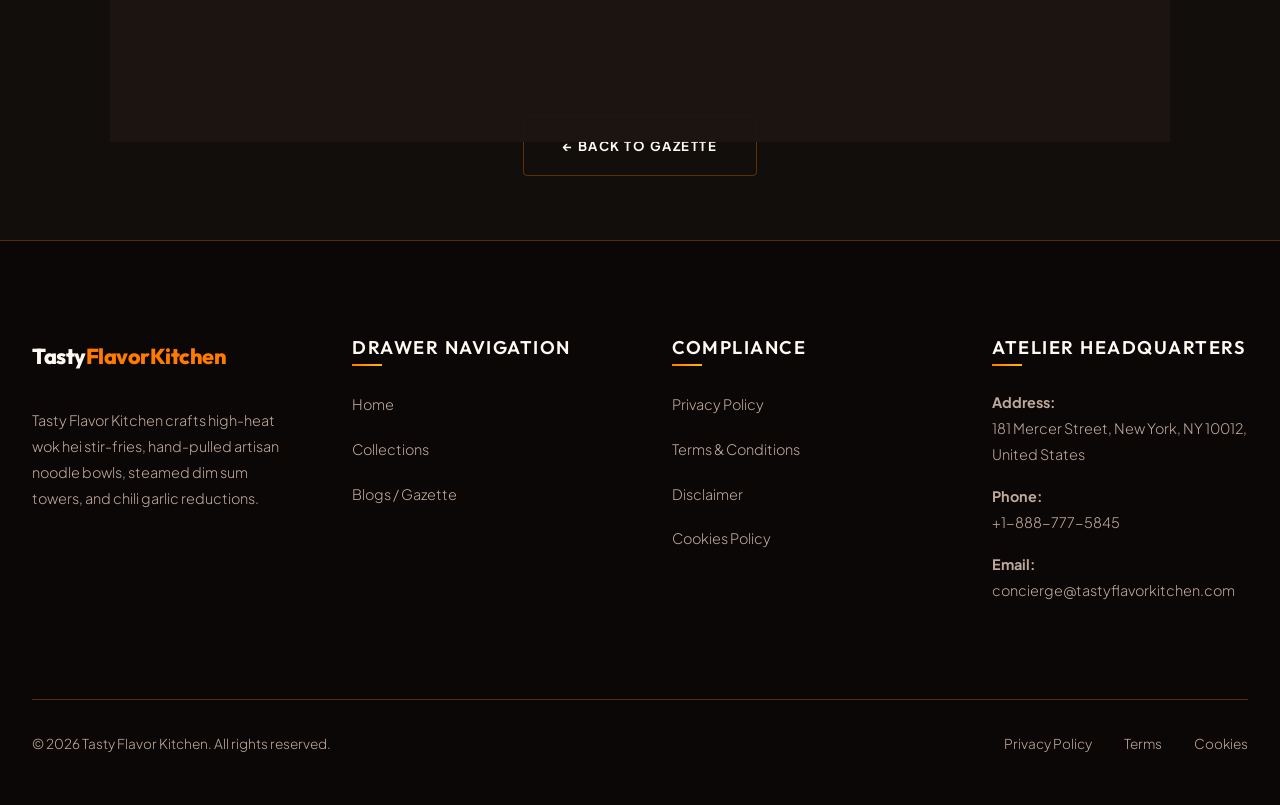
<file: blog/artisanal-chili-crisp-and-garlic-chili-oil-reductions.html>
<!DOCTYPE html>
<html lang="en">
<head>
    <!-- Google tag (gtag.js) -->
    <script async src="https://www.googletagmanager.com/gtag/js?id=G-0LY0HY7L01"></script>
    <script>
      window.dataLayer = window.dataLayer || [];
      function gtag(){dataLayer.push(arguments);}
      gtag('js', new Date());

      gtag('config', 'G-0LY0HY7L01');
    </script>
    <meta charset="UTF-8">
    <meta name="viewport" content="width=device-width, initial-scale=1.0">
    <meta name="description" content="Artisanal chili crisp and garlic chili oil reductions. Learn how to infuse Sichuan peppercorns, roasted garlic, and crispy shallots.">
    <title>House Chili Crisp Reductions | Tasty Flavor Kitchen</title>
    <link rel="stylesheet" href="../style.css">
</head>
<body>

    <!-- Header Navigation -->
    <header>
        <nav class="navbar">
            <a href="../index.php" class="logo">Tasty<span>FlavorKitchen</span></a>
            <ul class="nav-links">
                <li><a href="../index.php">Home</a></li>
                <li><a href="../collections.html">Collections</a></li>
                <li><a href="index.html" class="active">Blogs</a></li>
                <li><a href="../privacy-policy.html">Privacy Policy</a></li>
                <li><a href="../terms.html">Terms & Conditions</a></li>
            </ul>
            <button class="menu-btn" aria-label="Toggle Navigation">
                <span></span>
                <span></span>
                <span></span>
            </button>
        </nav>
    </header>

    <!-- Main Content -->
    <main class="blog-page" style="margin: 0 auto;">
        <div class="blog-meta" style="text-align: center;">Sauce Atelier &bull; July 24, 2026</div>
        <h1>Artisanal Chili Crisp and Garlic Chili Oil Reductions</h1>
        <div class="meta-info">By Sauce Atelier Chef &bull; 8 Min Read</div>

        <div class="blog-featured-img">
            <img src="../img/kitchen2.jpg" alt="Artisanal chili crisp and garlic chili oil reductions" loading="lazy">
        </div>

        <div class="blog-content">
            <p>The secret weapon of street food flavor is a spoonful of crunchy, aromatic chili crisp. **Artisanal Slow-Infused Chili Oil** combines numbing Sichuan peppercorns, roasted garlic chips, crispy shallots, and star anise in hot peanut oil. This guide details chili crisp craft.</p>

            <h2>1. Controlled Temperature Oil Infusion</h2>
            <p>Infusing whole aromatics at 250°F extracts essential oils without scorching delicate chili flakes or garlic chips.</p>

            <h2>2. Sichuan Peppercorn Numbing Balance</h2>
            <p>Toasting red and green Sichuan peppercorns adds a citrusy, numbing sensation (Mala) that balances savory noodle dishes.</p>

            <p>Discover house-made chili crisp at Tasty Flavor Kitchen today!</p>
        </div>
        
        <div style="text-align: center; margin: 4rem 0;">
            <a href="index.html" class="btn btn-secondary">&larr; Back to Gazette</a>
        </div>
    </main>

    <!-- Footer (Sleek Compact Logo: 1.35rem) -->
    <footer>
        <div class="footer-container">
            <div class="footer-col" style="flex: 1.5;">
                <a href="../index.php" class="logo" style="margin-bottom: 2rem; display: inline-block;">Tasty<span>FlavorKitchen</span></a>
                <p>Tasty Flavor Kitchen crafts high-heat wok hei stir-fries, hand-pulled artisan noodle bowls, steamed dim sum towers, and chili garlic reductions.</p>
            </div>
            <div class="footer-col">
                <h4>Drawer Navigation</h4>
                <ul>
                    <li><a href="../index.php">Home</a></li>
                    <li><a href="../collections.html">Collections</a></li>
                    <li><a href="index.html">Blogs / Gazette</a></li>
                </ul>
            </div>
            <div class="footer-col">
                <h4>Compliance</h4>
                <ul>
                    <li><a href="../privacy-policy.html">Privacy Policy</a></li>
                    <li><a href="../terms.html">Terms & Conditions</a></li>
                    <li><a href="../disclaimer.html">Disclaimer</a></li>
                    <li><a href="../cookies.html">Cookies Policy</a></li>
                </ul>
            </div>
            <div class="footer-col" style="flex: 1.2;">
                <h4>Atelier Headquarters</h4>
                <p><strong>Address:</strong><br>181 Mercer Street, New York, NY 10012, United States</p>
                <p><strong>Phone:</strong><br>+1-888-777-5845</p>
                <p><strong>Email:</strong><br>concierge@tastyflavorkitchen.com</p>
            </div>
        </div>
        <div class="footer-bottom">
            <p>&copy; 2026 Tasty Flavor Kitchen. All rights reserved.</p>
            <div class="footer-bottom-links">
                <a href="../privacy-policy.html">Privacy Policy</a>
                <a href="../terms.html">Terms</a>
                <a href="../cookies.html">Cookies</a>
            </div>
        </div>
    </footer>

    <script src="../script.js"></script>
</body>
</html>
</file>
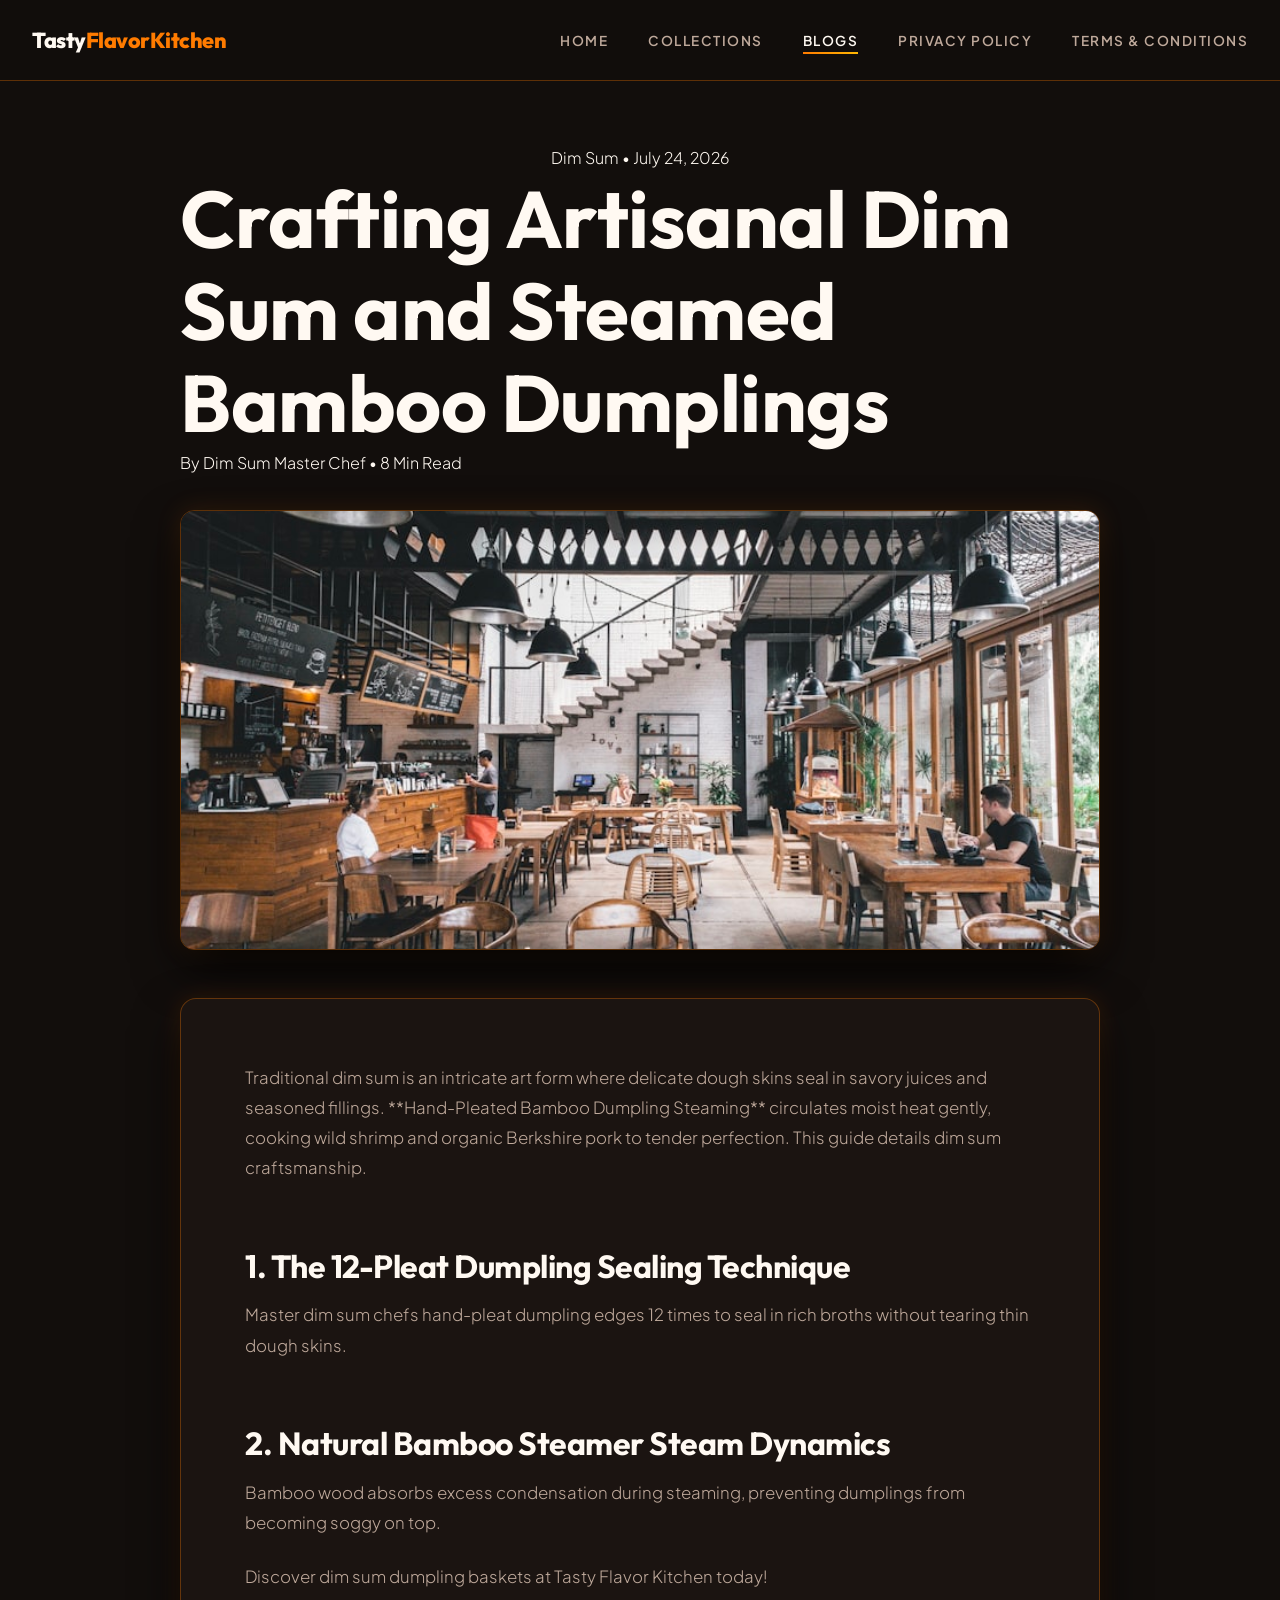
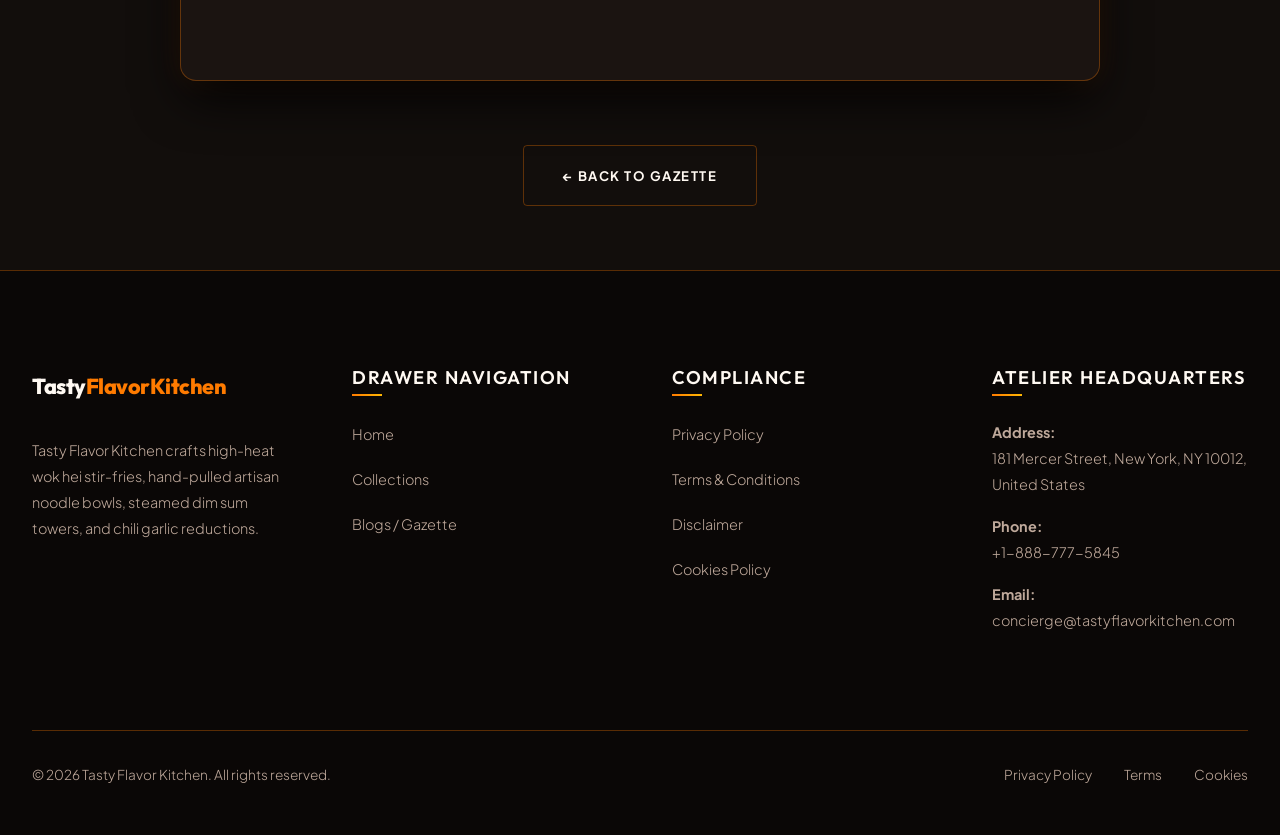
<file: blog/crafting-artisanal-dim-sum-and-steamed-dumplings.html>
<!DOCTYPE html>
<html lang="en">
<head>
    <!-- Google tag (gtag.js) -->
    <script async src="https://www.googletagmanager.com/gtag/js?id=G-0LY0HY7L01"></script>
    <script>
      window.dataLayer = window.dataLayer || [];
      function gtag(){dataLayer.push(arguments);}
      gtag('js', new Date());

      gtag('config', 'G-0LY0HY7L01');
    </script>
    <meta charset="UTF-8">
    <meta name="viewport" content="width=device-width, initial-scale=1.0">
    <meta name="description" content="Crafting artisanal dim sum and steamed bamboo dumplings. Learn about hand-pleating, organic Berkshire pork fillings, and chili crisp dipping sauce.">
    <title>Artisanal Dim Sum Crafting | Tasty Flavor Kitchen</title>
    <link rel="stylesheet" href="../style.css">
</head>
<body>

    <!-- Header Navigation -->
    <header>
        <nav class="navbar">
            <a href="../index.php" class="logo">Tasty<span>FlavorKitchen</span></a>
            <ul class="nav-links">
                <li><a href="../index.php">Home</a></li>
                <li><a href="../collections.html">Collections</a></li>
                <li><a href="index.html" class="active">Blogs</a></li>
                <li><a href="../privacy-policy.html">Privacy Policy</a></li>
                <li><a href="../terms.html">Terms & Conditions</a></li>
            </ul>
            <button class="menu-btn" aria-label="Toggle Navigation">
                <span></span>
                <span></span>
                <span></span>
            </button>
        </nav>
    </header>

    <!-- Main Content -->
    <main class="blog-page" style="margin: 0 auto;">
        <div class="blog-meta" style="text-align: center;">Dim Sum &bull; July 24, 2026</div>
        <h1>Crafting Artisanal Dim Sum and Steamed Bamboo Dumplings</h1>
        <div class="meta-info">By Dim Sum Master Chef &bull; 8 Min Read</div>

        <div class="blog-featured-img">
            <img src="../img/kitchen1.jpg" alt="Crafting artisanal dim sum and steamed bamboo dumplings" loading="lazy">
        </div>

        <div class="blog-content">
            <p>Traditional dim sum is an intricate art form where delicate dough skins seal in savory juices and seasoned fillings. **Hand-Pleated Bamboo Dumpling Steaming** circulates moist heat gently, cooking wild shrimp and organic Berkshire pork to tender perfection. This guide details dim sum craftsmanship.</p>

            <h2>1. The 12-Pleat Dumpling Sealing Technique</h2>
            <p>Master dim sum chefs hand-pleat dumpling edges 12 times to seal in rich broths without tearing thin dough skins.</p>

            <h2>2. Natural Bamboo Steamer Steam Dynamics</h2>
            <p>Bamboo wood absorbs excess condensation during steaming, preventing dumplings from becoming soggy on top.</p>

            <p>Discover dim sum dumpling baskets at Tasty Flavor Kitchen today!</p>
        </div>
        
        <div style="text-align: center; margin: 4rem 0;">
            <a href="index.html" class="btn btn-secondary">&larr; Back to Gazette</a>
        </div>
    </main>

    <!-- Footer (Sleek Compact Logo: 1.35rem) -->
    <footer>
        <div class="footer-container">
            <div class="footer-col" style="flex: 1.5;">
                <a href="../index.php" class="logo" style="margin-bottom: 2rem; display: inline-block;">Tasty<span>FlavorKitchen</span></a>
                <p>Tasty Flavor Kitchen crafts high-heat wok hei stir-fries, hand-pulled artisan noodle bowls, steamed dim sum towers, and chili garlic reductions.</p>
            </div>
            <div class="footer-col">
                <h4>Drawer Navigation</h4>
                <ul>
                    <li><a href="../index.php">Home</a></li>
                    <li><a href="../collections.html">Collections</a></li>
                    <li><a href="index.html">Blogs / Gazette</a></li>
                </ul>
            </div>
            <div class="footer-col">
                <h4>Compliance</h4>
                <ul>
                    <li><a href="../privacy-policy.html">Privacy Policy</a></li>
                    <li><a href="../terms.html">Terms & Conditions</a></li>
                    <li><a href="../disclaimer.html">Disclaimer</a></li>
                    <li><a href="../cookies.html">Cookies Policy</a></li>
                </ul>
            </div>
            <div class="footer-col" style="flex: 1.2;">
                <h4>Atelier Headquarters</h4>
                <p><strong>Address:</strong><br>181 Mercer Street, New York, NY 10012, United States</p>
                <p><strong>Phone:</strong><br>+1-888-777-5845</p>
                <p><strong>Email:</strong><br>concierge@tastyflavorkitchen.com</p>
            </div>
        </div>
        <div class="footer-bottom">
            <p>&copy; 2026 Tasty Flavor Kitchen. All rights reserved.</p>
            <div class="footer-bottom-links">
                <a href="../privacy-policy.html">Privacy Policy</a>
                <a href="../terms.html">Terms</a>
                <a href="../cookies.html">Cookies</a>
            </div>
        </div>
    </footer>

    <script src="../script.js"></script>
</body>
</html>
</file>
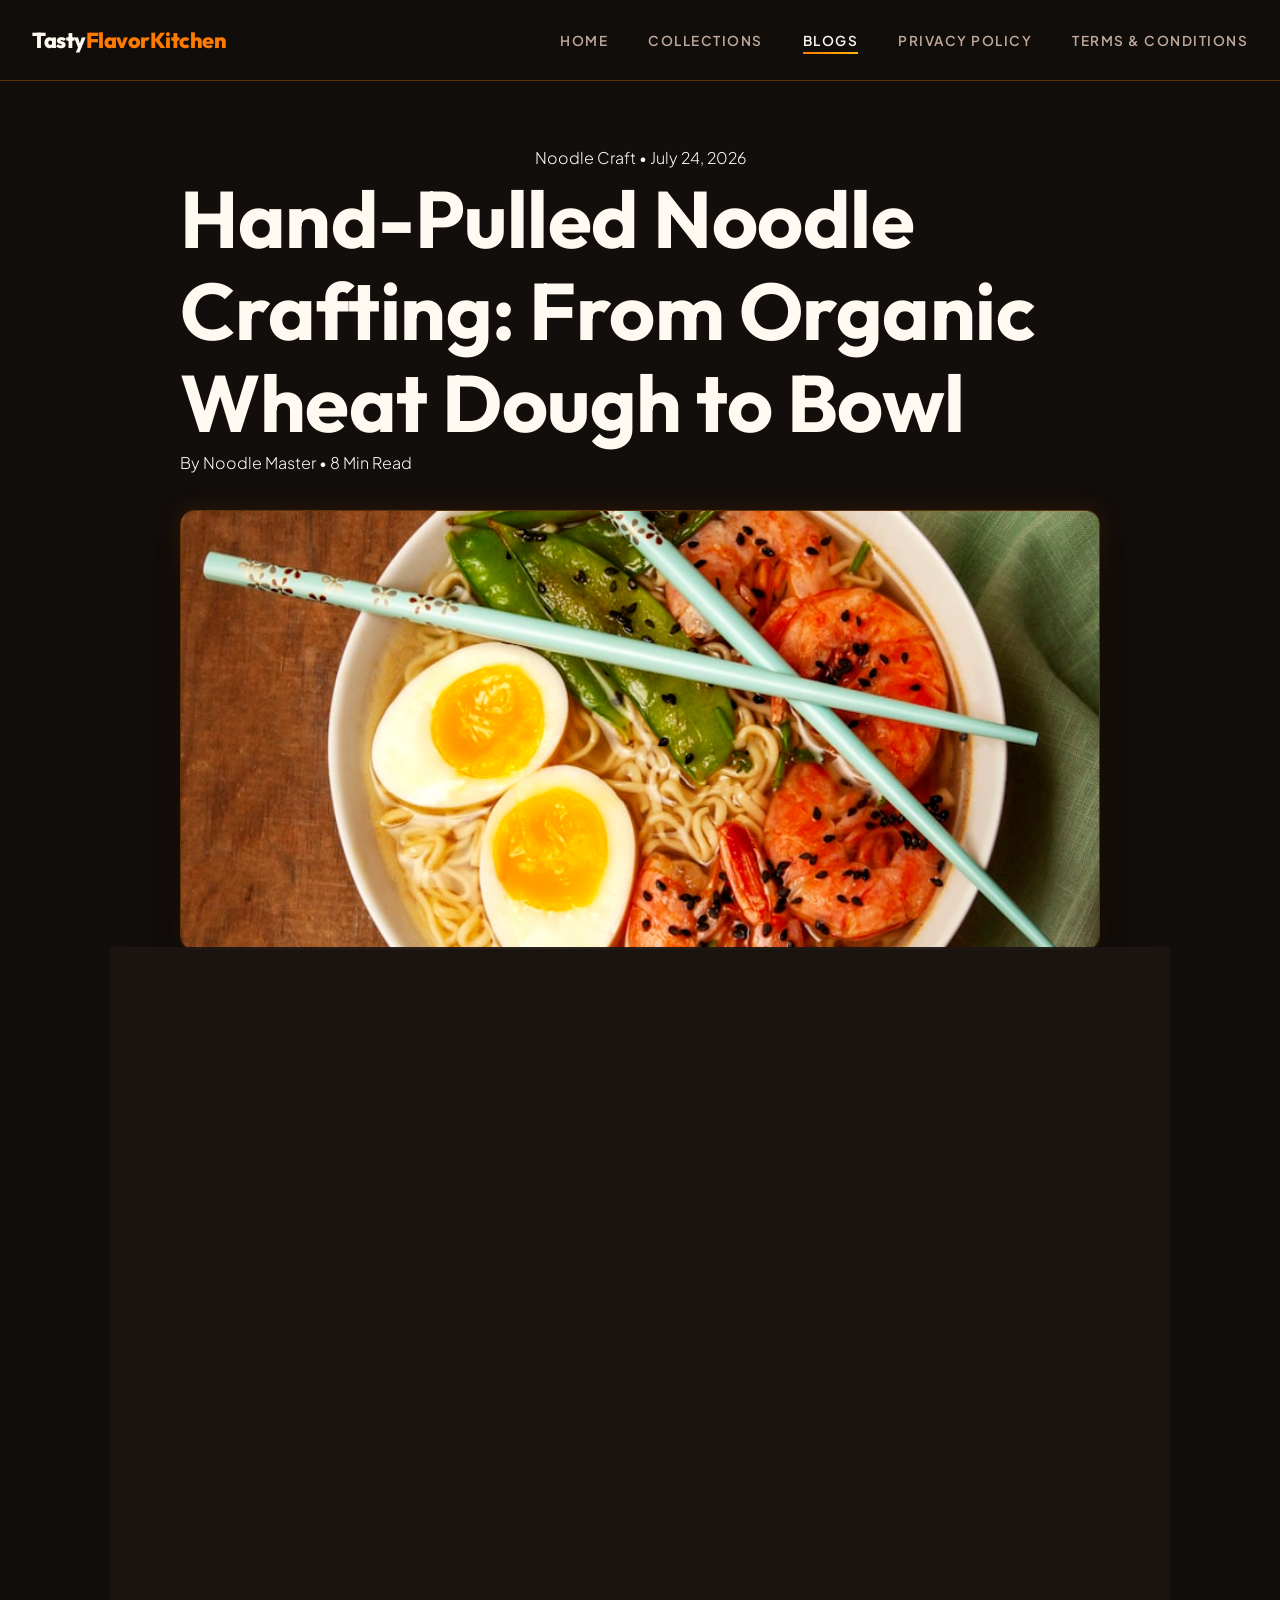
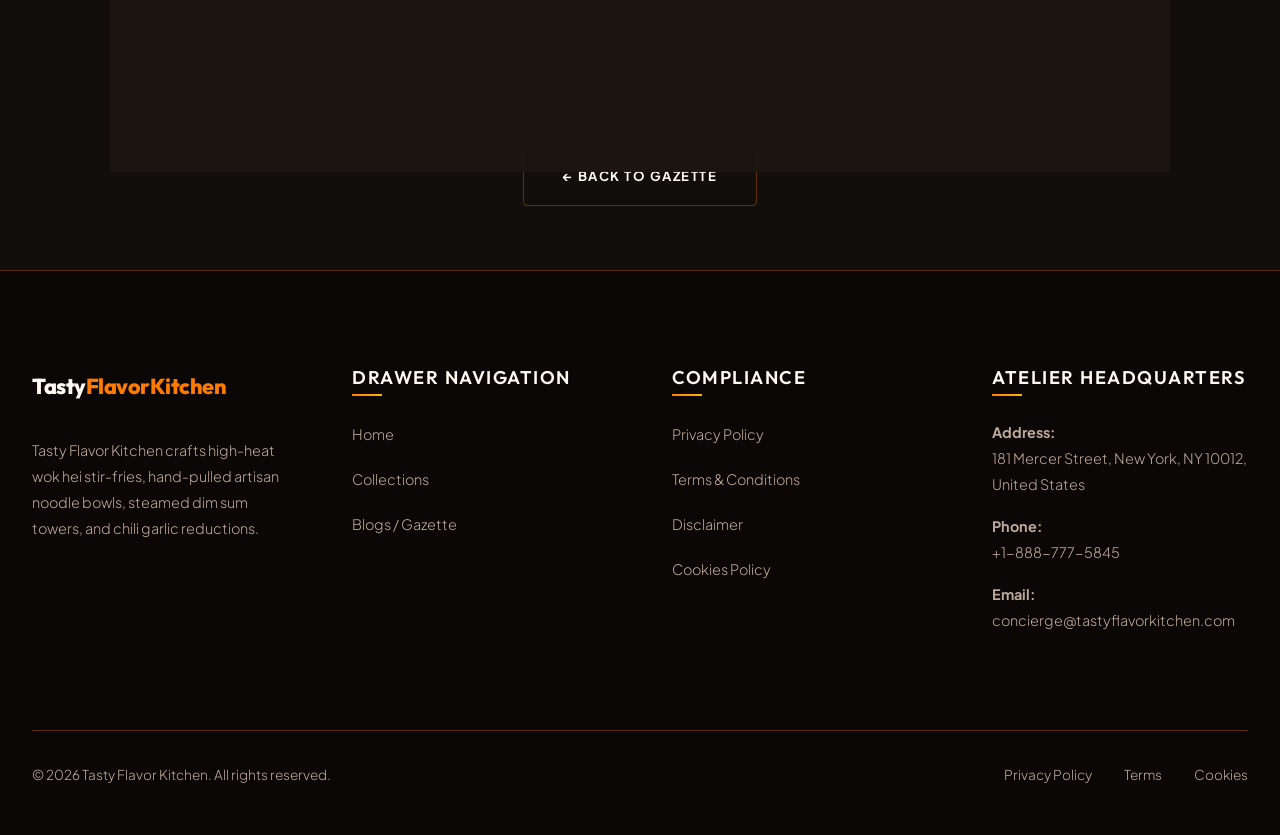
<file: blog/hand-pulled-noodle-crafting-from-dough-to-bowl.html>
<!DOCTYPE html>
<html lang="en">
<head>
    <!-- Google tag (gtag.js) -->
    <script async src="https://www.googletagmanager.com/gtag/js?id=G-0LY0HY7L01"></script>
    <script>
      window.dataLayer = window.dataLayer || [];
      function gtag(){dataLayer.push(arguments);}
      gtag('js', new Date());

      gtag('config', 'G-0LY0HY7L01');
    </script>
    <meta charset="UTF-8">
    <meta name="viewport" content="width=device-width, initial-scale=1.0">
    <meta name="description" content="Hand-pulled noodle crafting from organic wheat dough to bowl. Learn dough kneading elasticity, pulling techniques, and boiling times.">
    <title>Hand-Pulled Noodle Crafting | Tasty Flavor Kitchen</title>
    <link rel="stylesheet" href="../style.css">
</head>
<body>

    <!-- Header Navigation -->
    <header>
        <nav class="navbar">
            <a href="../index.php" class="logo">Tasty<span>FlavorKitchen</span></a>
            <ul class="nav-links">
                <li><a href="../index.php">Home</a></li>
                <li><a href="../collections.html">Collections</a></li>
                <li><a href="index.html" class="active">Blogs</a></li>
                <li><a href="../privacy-policy.html">Privacy Policy</a></li>
                <li><a href="../terms.html">Terms & Conditions</a></li>
            </ul>
            <button class="menu-btn" aria-label="Toggle Navigation">
                <span></span>
                <span></span>
                <span></span>
            </button>
        </nav>
    </header>

    <!-- Main Content -->
    <main class="blog-page" style="margin: 0 auto;">
        <div class="blog-meta" style="text-align: center;">Noodle Craft &bull; July 24, 2026</div>
        <h1>Hand-Pulled Noodle Crafting: From Organic Wheat Dough to Bowl</h1>
        <div class="meta-info">By Noodle Master &bull; 8 Min Read</div>

        <div class="blog-featured-img">
            <img src="../img/journal2.jpg" alt="Hand-pulled noodle craft: From organic wheat dough to springy strands" loading="lazy">
        </div>

        <div class="blog-content">
            <p>Hand-pulled noodles (Lamian) possess a unique elastic bounce and toothsome chew (Q texture) that machine-extruded noodles cannot replicate. **Gluten Matrix Stretching & Fresh Pulling** transforms organic wheat dough into dozens of uniform strands in seconds. This guide explores hand-pulled noodle techniques.</p>

            <h2>1. Wheat Dough Resting & Alkaline Salt Balance</h2>
            <p>Blending high-protein organic wheat flour with alkaline mineral salts relaxes gluten strands for infinite stretchability.</p>

            <h2>2. Flash Boiling for Springy Q Elasticity</h2>
            <p>Boiling freshly pulled strands for just 60 seconds in rolling cauldrons locks in springy chew before serving in rich broths.</p>

            <p>Discover fresh hand-pulled noodle bowls at Tasty Flavor Kitchen today!</p>
        </div>
        
        <div style="text-align: center; margin: 4rem 0;">
            <a href="index.html" class="btn btn-secondary">&larr; Back to Gazette</a>
        </div>
    </main>

    <!-- Footer (Sleek Compact Logo: 1.35rem) -->
    <footer>
        <div class="footer-container">
            <div class="footer-col" style="flex: 1.5;">
                <a href="../index.php" class="logo" style="margin-bottom: 2rem; display: inline-block;">Tasty<span>FlavorKitchen</span></a>
                <p>Tasty Flavor Kitchen crafts high-heat wok hei stir-fries, hand-pulled artisan noodle bowls, steamed dim sum towers, and chili garlic reductions.</p>
            </div>
            <div class="footer-col">
                <h4>Drawer Navigation</h4>
                <ul>
                    <li><a href="../index.php">Home</a></li>
                    <li><a href="../collections.html">Collections</a></li>
                    <li><a href="index.html">Blogs / Gazette</a></li>
                </ul>
            </div>
            <div class="footer-col">
                <h4>Compliance</h4>
                <ul>
                    <li><a href="../privacy-policy.html">Privacy Policy</a></li>
                    <li><a href="../terms.html">Terms & Conditions</a></li>
                    <li><a href="../disclaimer.html">Disclaimer</a></li>
                    <li><a href="../cookies.html">Cookies Policy</a></li>
                </ul>
            </div>
            <div class="footer-col" style="flex: 1.2;">
                <h4>Atelier Headquarters</h4>
                <p><strong>Address:</strong><br>181 Mercer Street, New York, NY 10012, United States</p>
                <p><strong>Phone:</strong><br>+1-888-777-5845</p>
                <p><strong>Email:</strong><br>concierge@tastyflavorkitchen.com</p>
            </div>
        </div>
        <div class="footer-bottom">
            <p>&copy; 2026 Tasty Flavor Kitchen. All rights reserved.</p>
            <div class="footer-bottom-links">
                <a href="../privacy-policy.html">Privacy Policy</a>
                <a href="../terms.html">Terms</a>
                <a href="../cookies.html">Cookies</a>
            </div>
        </div>
    </footer>

    <script src="../script.js"></script>
</body>
</html>
</file>
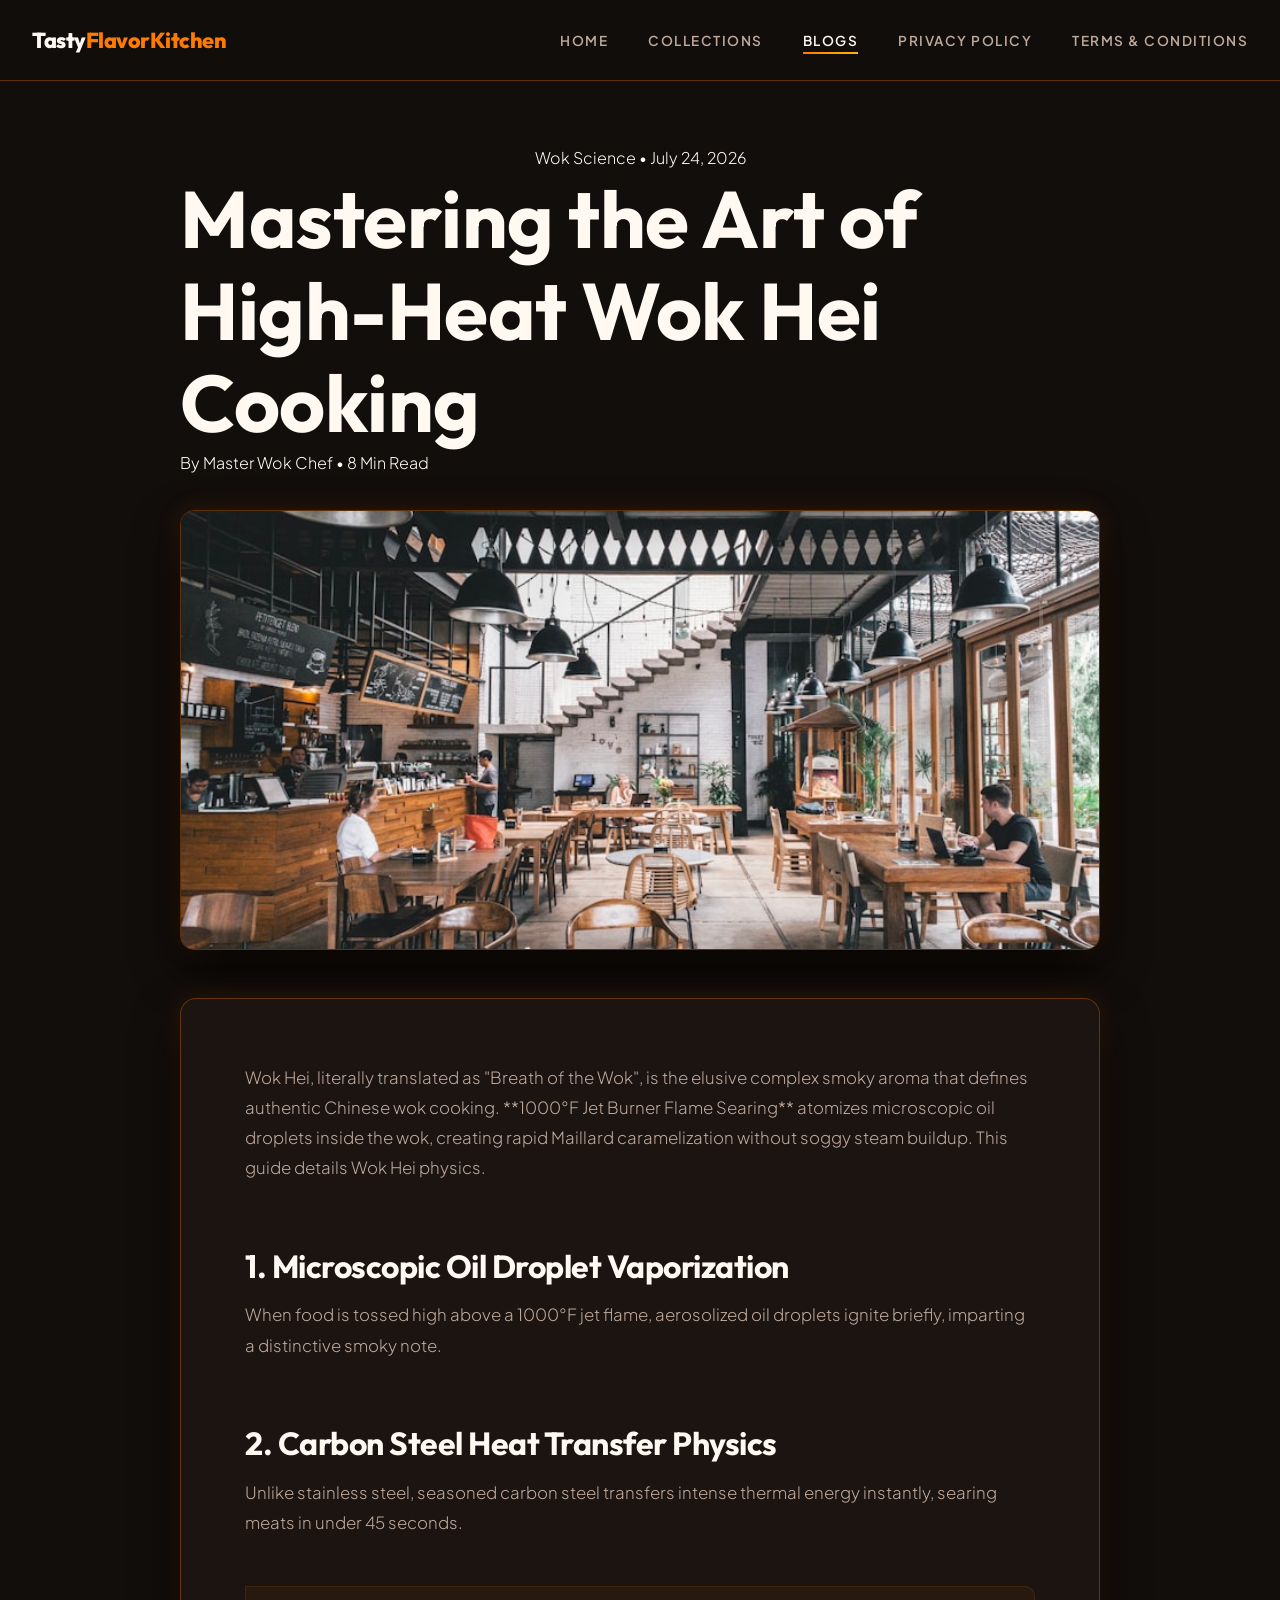
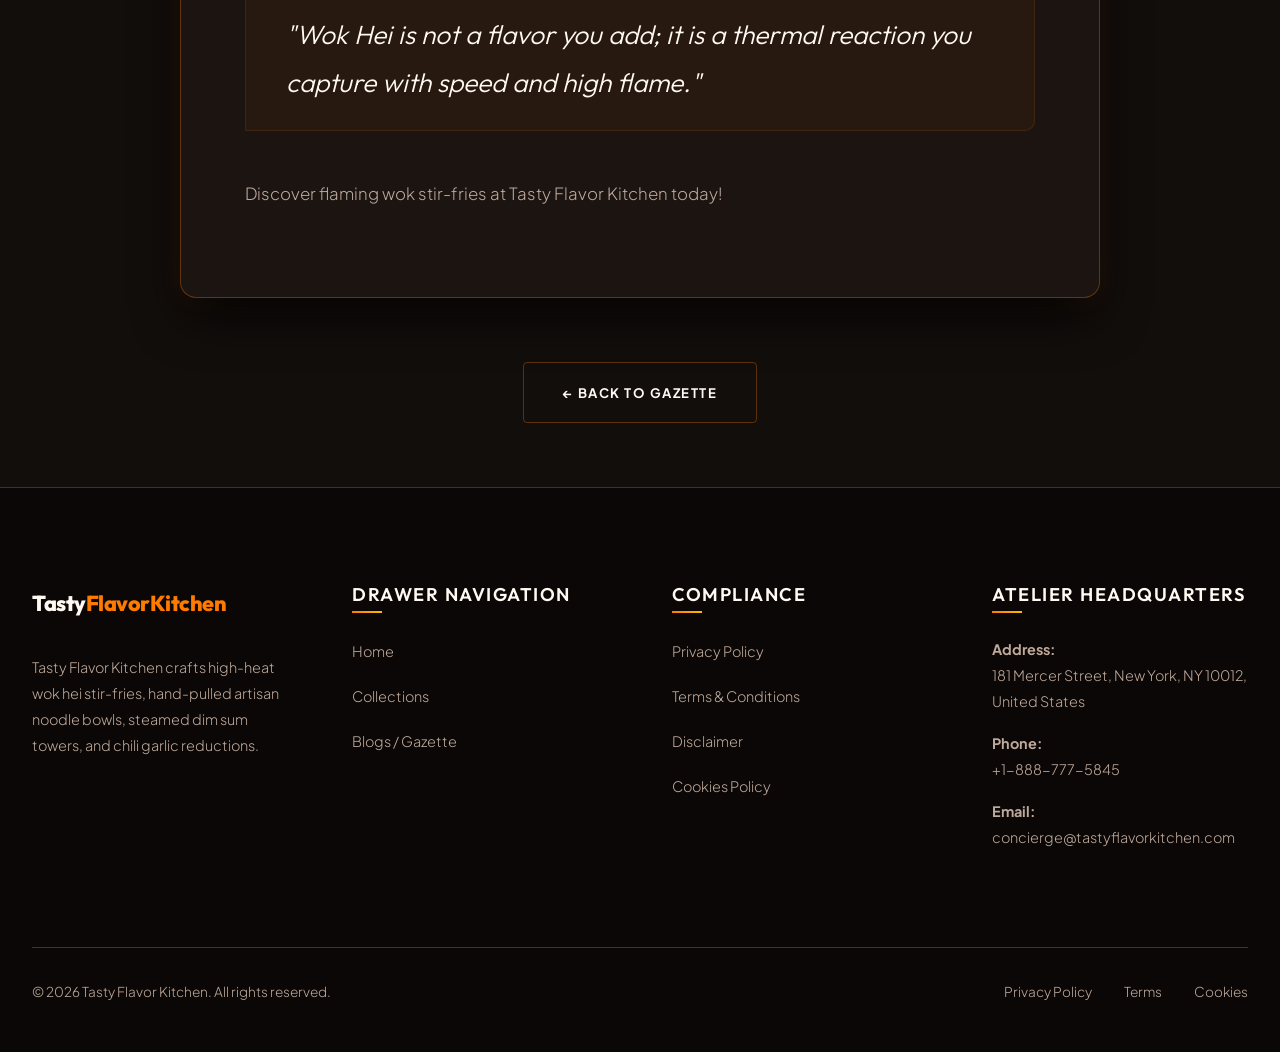
<file: blog/mastering-the-art-of-high-heat-wok-hei-cooking.html>
<!DOCTYPE html>
<html lang="en">
<head>
    <!-- Google tag (gtag.js) -->
    <script async src="https://www.googletagmanager.com/gtag/js?id=G-0LY0HY7L01"></script>
    <script>
      window.dataLayer = window.dataLayer || [];
      function gtag(){dataLayer.push(arguments);}
      gtag('js', new Date());

      gtag('config', 'G-0LY0HY7L01');
    </script>
    <meta charset="UTF-8">
    <meta name="viewport" content="width=device-width, initial-scale=1.0">
    <meta name="description" content="Mastering the art of high-heat Wok Hei cooking. Learn about 1000°F jet burner physics, oil atomization, and Maillard caramelization.">
    <title>Mastering High-Heat Wok Hei | Tasty Flavor Kitchen</title>
    <link rel="stylesheet" href="../style.css">
</head>
<body>

    <!-- Header Navigation -->
    <header>
        <nav class="navbar">
            <a href="../index.php" class="logo">Tasty<span>FlavorKitchen</span></a>
            <ul class="nav-links">
                <li><a href="../index.php">Home</a></li>
                <li><a href="../collections.html">Collections</a></li>
                <li><a href="index.html" class="active">Blogs</a></li>
                <li><a href="../privacy-policy.html">Privacy Policy</a></li>
                <li><a href="../terms.html">Terms & Conditions</a></li>
            </ul>
            <button class="menu-btn" aria-label="Toggle Navigation">
                <span></span>
                <span></span>
                <span></span>
            </button>
        </nav>
    </header>

    <!-- Main Content -->
    <main class="blog-page" style="margin: 0 auto;">
        <div class="blog-meta" style="text-align: center;">Wok Science &bull; July 24, 2026</div>
        <h1>Mastering the Art of High-Heat Wok Hei Cooking</h1>
        <div class="meta-info">By Master Wok Chef &bull; 8 Min Read</div>

        <div class="blog-featured-img">
            <img src="../img/journal1.jpg" alt="The science of Wok Hei: Breath of the wok high-heat caramelization" loading="lazy">
        </div>

        <div class="blog-content">
            <p>Wok Hei, literally translated as "Breath of the Wok", is the elusive complex smoky aroma that defines authentic Chinese wok cooking. **1000°F Jet Burner Flame Searing** atomizes microscopic oil droplets inside the wok, creating rapid Maillard caramelization without soggy steam buildup. This guide details Wok Hei physics.</p>

            <h2>1. Microscopic Oil Droplet Vaporization</h2>
            <p>When food is tossed high above a 1000°F jet flame, aerosolized oil droplets ignite briefly, imparting a distinctive smoky note.</p>

            <h2>2. Carbon Steel Heat Transfer Physics</h2>
            <p>Unlike stainless steel, seasoned carbon steel transfers intense thermal energy instantly, searing meats in under 45 seconds.</p>

            <blockquote>
                "Wok Hei is not a flavor you add; it is a thermal reaction you capture with speed and high flame."
            </blockquote>

            <p>Discover flaming wok stir-fries at Tasty Flavor Kitchen today!</p>
        </div>
        
        <div style="text-align: center; margin: 4rem 0;">
            <a href="index.html" class="btn btn-secondary">&larr; Back to Gazette</a>
        </div>
    </main>

    <!-- Footer (Sleek Compact Logo: 1.35rem) -->
    <footer>
        <div class="footer-container">
            <div class="footer-col" style="flex: 1.5;">
                <a href="../index.php" class="logo" style="margin-bottom: 2rem; display: inline-block;">Tasty<span>FlavorKitchen</span></a>
                <p>Tasty Flavor Kitchen crafts high-heat wok hei stir-fries, hand-pulled artisan noodle bowls, steamed dim sum towers, and chili garlic reductions.</p>
            </div>
            <div class="footer-col">
                <h4>Drawer Navigation</h4>
                <ul>
                    <li><a href="../index.php">Home</a></li>
                    <li><a href="../collections.html">Collections</a></li>
                    <li><a href="index.html">Blogs / Gazette</a></li>
                </ul>
            </div>
            <div class="footer-col">
                <h4>Compliance</h4>
                <ul>
                    <li><a href="../privacy-policy.html">Privacy Policy</a></li>
                    <li><a href="../terms.html">Terms & Conditions</a></li>
                    <li><a href="../disclaimer.html">Disclaimer</a></li>
                    <li><a href="../cookies.html">Cookies Policy</a></li>
                </ul>
            </div>
            <div class="footer-col" style="flex: 1.2;">
                <h4>Atelier Headquarters</h4>
                <p><strong>Address:</strong><br>181 Mercer Street, New York, NY 10012, United States</p>
                <p><strong>Phone:</strong><br>+1-888-777-5845</p>
                <p><strong>Email:</strong><br>concierge@tastyflavorkitchen.com</p>
            </div>
        </div>
        <div class="footer-bottom">
            <p>&copy; 2026 Tasty Flavor Kitchen. All rights reserved.</p>
            <div class="footer-bottom-links">
                <a href="../privacy-policy.html">Privacy Policy</a>
                <a href="../terms.html">Terms</a>
                <a href="../cookies.html">Cookies</a>
            </div>
        </div>
    </footer>

    <script src="../script.js"></script>
</body>
</html>
</file>
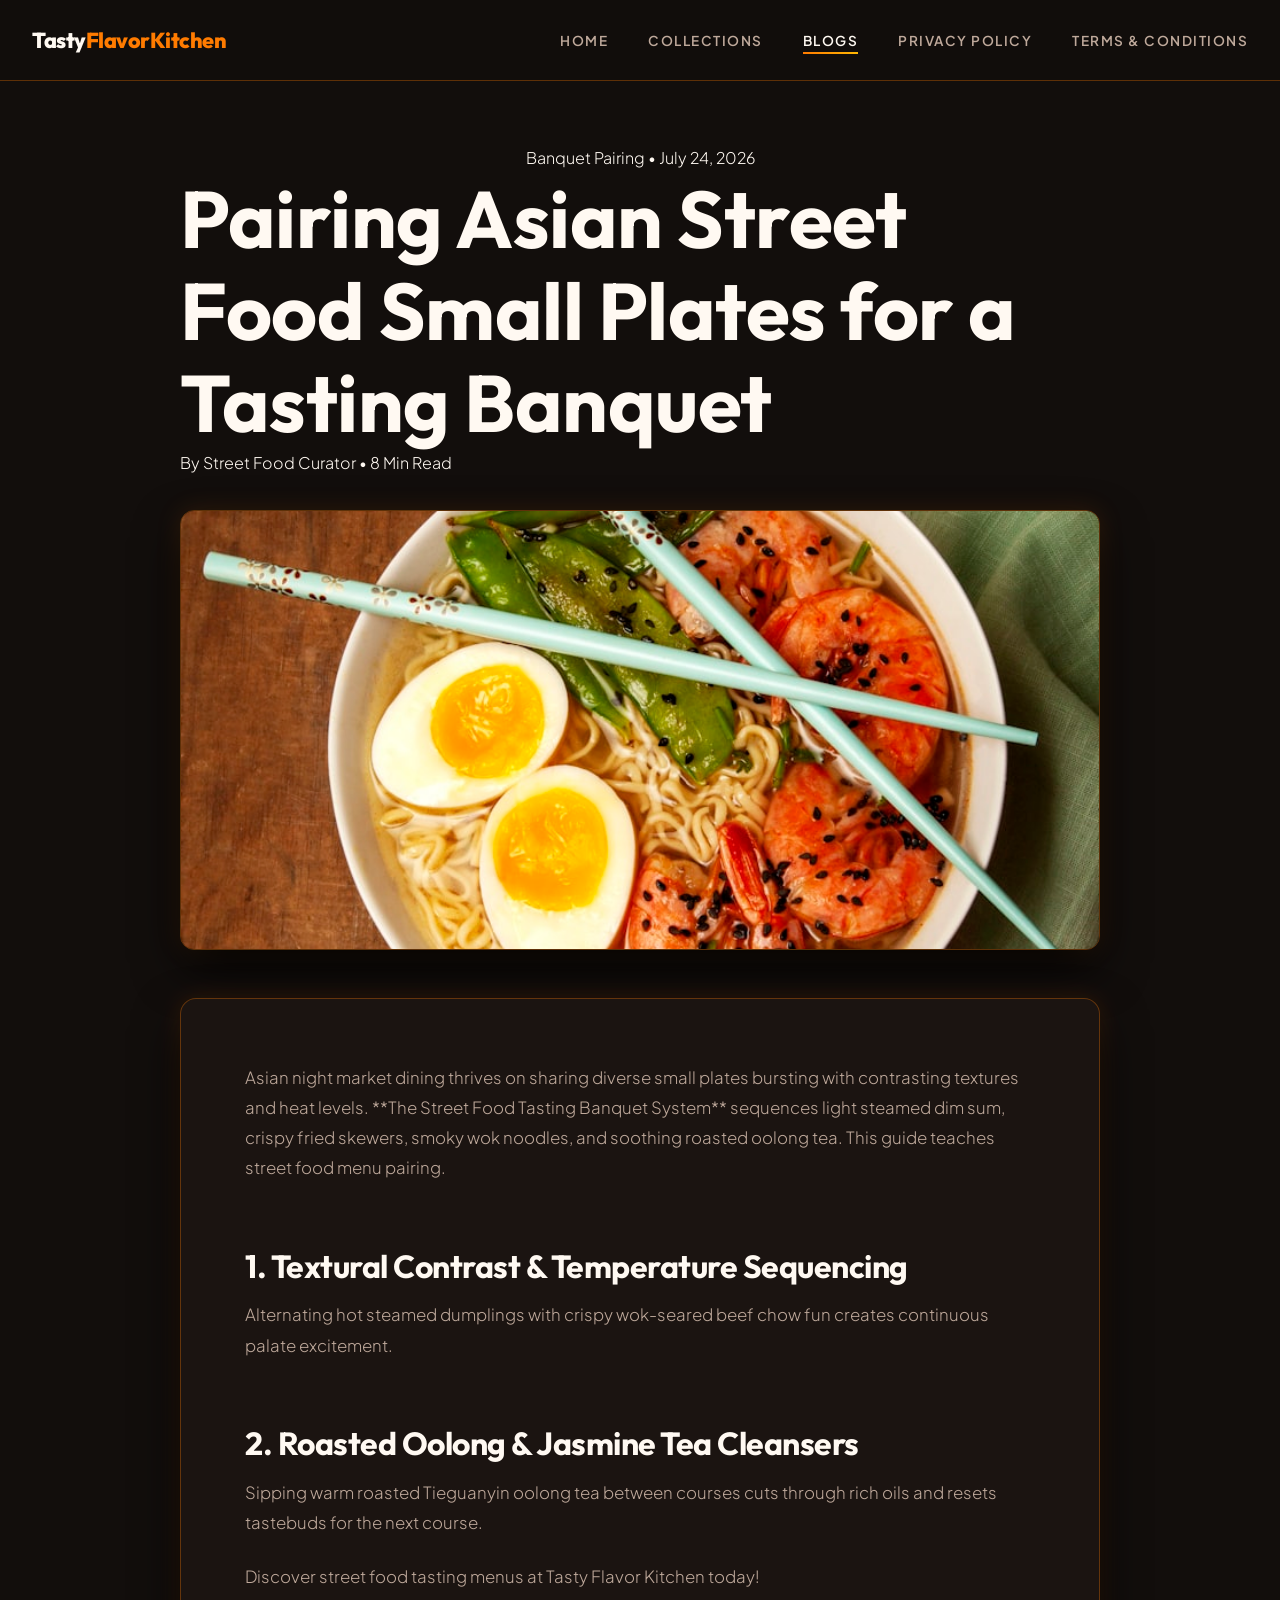
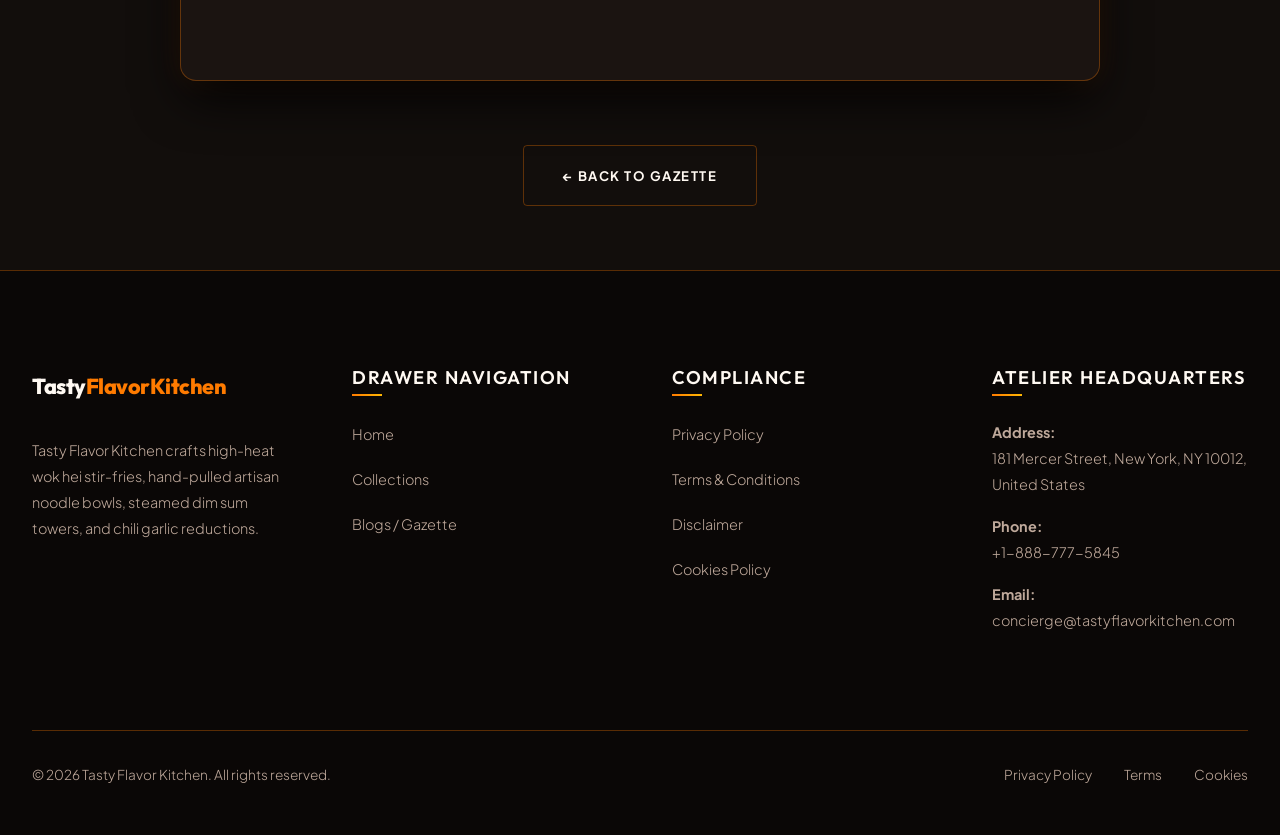
<file: blog/pairing-street-food-small-plates-for-a-tasting-banquet.html>
<!DOCTYPE html>
<html lang="en">
<head>
    <!-- Google tag (gtag.js) -->
    <script async src="https://www.googletagmanager.com/gtag/js?id=G-0LY0HY7L01"></script>
    <script>
      window.dataLayer = window.dataLayer || [];
      function gtag(){dataLayer.push(arguments);}
      gtag('js', new Date());

      gtag('config', 'G-0LY0HY7L01');
    </script>
    <meta charset="UTF-8">
    <meta name="viewport" content="width=device-width, initial-scale=1.0">
    <meta name="description" content="Pairing Asian street food small plates for a tasting banquet. Learn how to combine wok stir-fries, dim sum baskets, and herbal tea pairings.">
    <title>Asian Street Food Tasting Banquets | Tasty Flavor Kitchen</title>
    <link rel="stylesheet" href="../style.css">
</head>
<body>

    <!-- Header Navigation -->
    <header>
        <nav class="navbar">
            <a href="../index.php" class="logo">Tasty<span>FlavorKitchen</span></a>
            <ul class="nav-links">
                <li><a href="../index.php">Home</a></li>
                <li><a href="../collections.html">Collections</a></li>
                <li><a href="index.html" class="active">Blogs</a></li>
                <li><a href="../privacy-policy.html">Privacy Policy</a></li>
                <li><a href="../terms.html">Terms & Conditions</a></li>
            </ul>
            <button class="menu-btn" aria-label="Toggle Navigation">
                <span></span>
                <span></span>
                <span></span>
            </button>
        </nav>
    </header>

    <!-- Main Content -->
    <main class="blog-page" style="margin: 0 auto;">
        <div class="blog-meta" style="text-align: center;">Banquet Pairing &bull; July 24, 2026</div>
        <h1>Pairing Asian Street Food Small Plates for a Tasting Banquet</h1>
        <div class="meta-info">By Street Food Curator &bull; 8 Min Read</div>

        <div class="blog-featured-img">
            <img src="../img/kitchen3.jpg" alt="Pairing street food small plates for a tasting banquet" loading="lazy">
        </div>

        <div class="blog-content">
            <p>Asian night market dining thrives on sharing diverse small plates bursting with contrasting textures and heat levels. **The Street Food Tasting Banquet System** sequences light steamed dim sum, crispy fried skewers, smoky wok noodles, and soothing roasted oolong tea. This guide teaches street food menu pairing.</p>

            <h2>1. Textural Contrast & Temperature Sequencing</h2>
            <p>Alternating hot steamed dumplings with crispy wok-seared beef chow fun creates continuous palate excitement.</p>

            <h2>2. Roasted Oolong & Jasmine Tea Cleansers</h2>
            <p>Sipping warm roasted Tieguanyin oolong tea between courses cuts through rich oils and resets tastebuds for the next course.</p>

            <p>Discover street food tasting menus at Tasty Flavor Kitchen today!</p>
        </div>
        
        <div style="text-align: center; margin: 4rem 0;">
            <a href="index.html" class="btn btn-secondary">&larr; Back to Gazette</a>
        </div>
    </main>

    <!-- Footer (Sleek Compact Logo: 1.35rem) -->
    <footer>
        <div class="footer-container">
            <div class="footer-col" style="flex: 1.5;">
                <a href="../index.php" class="logo" style="margin-bottom: 2rem; display: inline-block;">Tasty<span>FlavorKitchen</span></a>
                <p>Tasty Flavor Kitchen crafts high-heat wok hei stir-fries, hand-pulled artisan noodle bowls, steamed dim sum towers, and chili garlic reductions.</p>
            </div>
            <div class="footer-col">
                <h4>Drawer Navigation</h4>
                <ul>
                    <li><a href="../index.php">Home</a></li>
                    <li><a href="../collections.html">Collections</a></li>
                    <li><a href="index.html">Blogs / Gazette</a></li>
                </ul>
            </div>
            <div class="footer-col">
                <h4>Compliance</h4>
                <ul>
                    <li><a href="../privacy-policy.html">Privacy Policy</a></li>
                    <li><a href="../terms.html">Terms & Conditions</a></li>
                    <li><a href="../disclaimer.html">Disclaimer</a></li>
                    <li><a href="../cookies.html">Cookies Policy</a></li>
                </ul>
            </div>
            <div class="footer-col" style="flex: 1.2;">
                <h4>Atelier Headquarters</h4>
                <p><strong>Address:</strong><br>181 Mercer Street, New York, NY 10012, United States</p>
                <p><strong>Phone:</strong><br>+1-888-777-5845</p>
                <p><strong>Email:</strong><br>concierge@tastyflavorkitchen.com</p>
            </div>
        </div>
        <div class="footer-bottom">
            <p>&copy; 2026 Tasty Flavor Kitchen. All rights reserved.</p>
            <div class="footer-bottom-links">
                <a href="../privacy-policy.html">Privacy Policy</a>
                <a href="../terms.html">Terms</a>
                <a href="../cookies.html">Cookies</a>
            </div>
        </div>
    </footer>

    <script src="../script.js"></script>
</body>
</html>
</file>
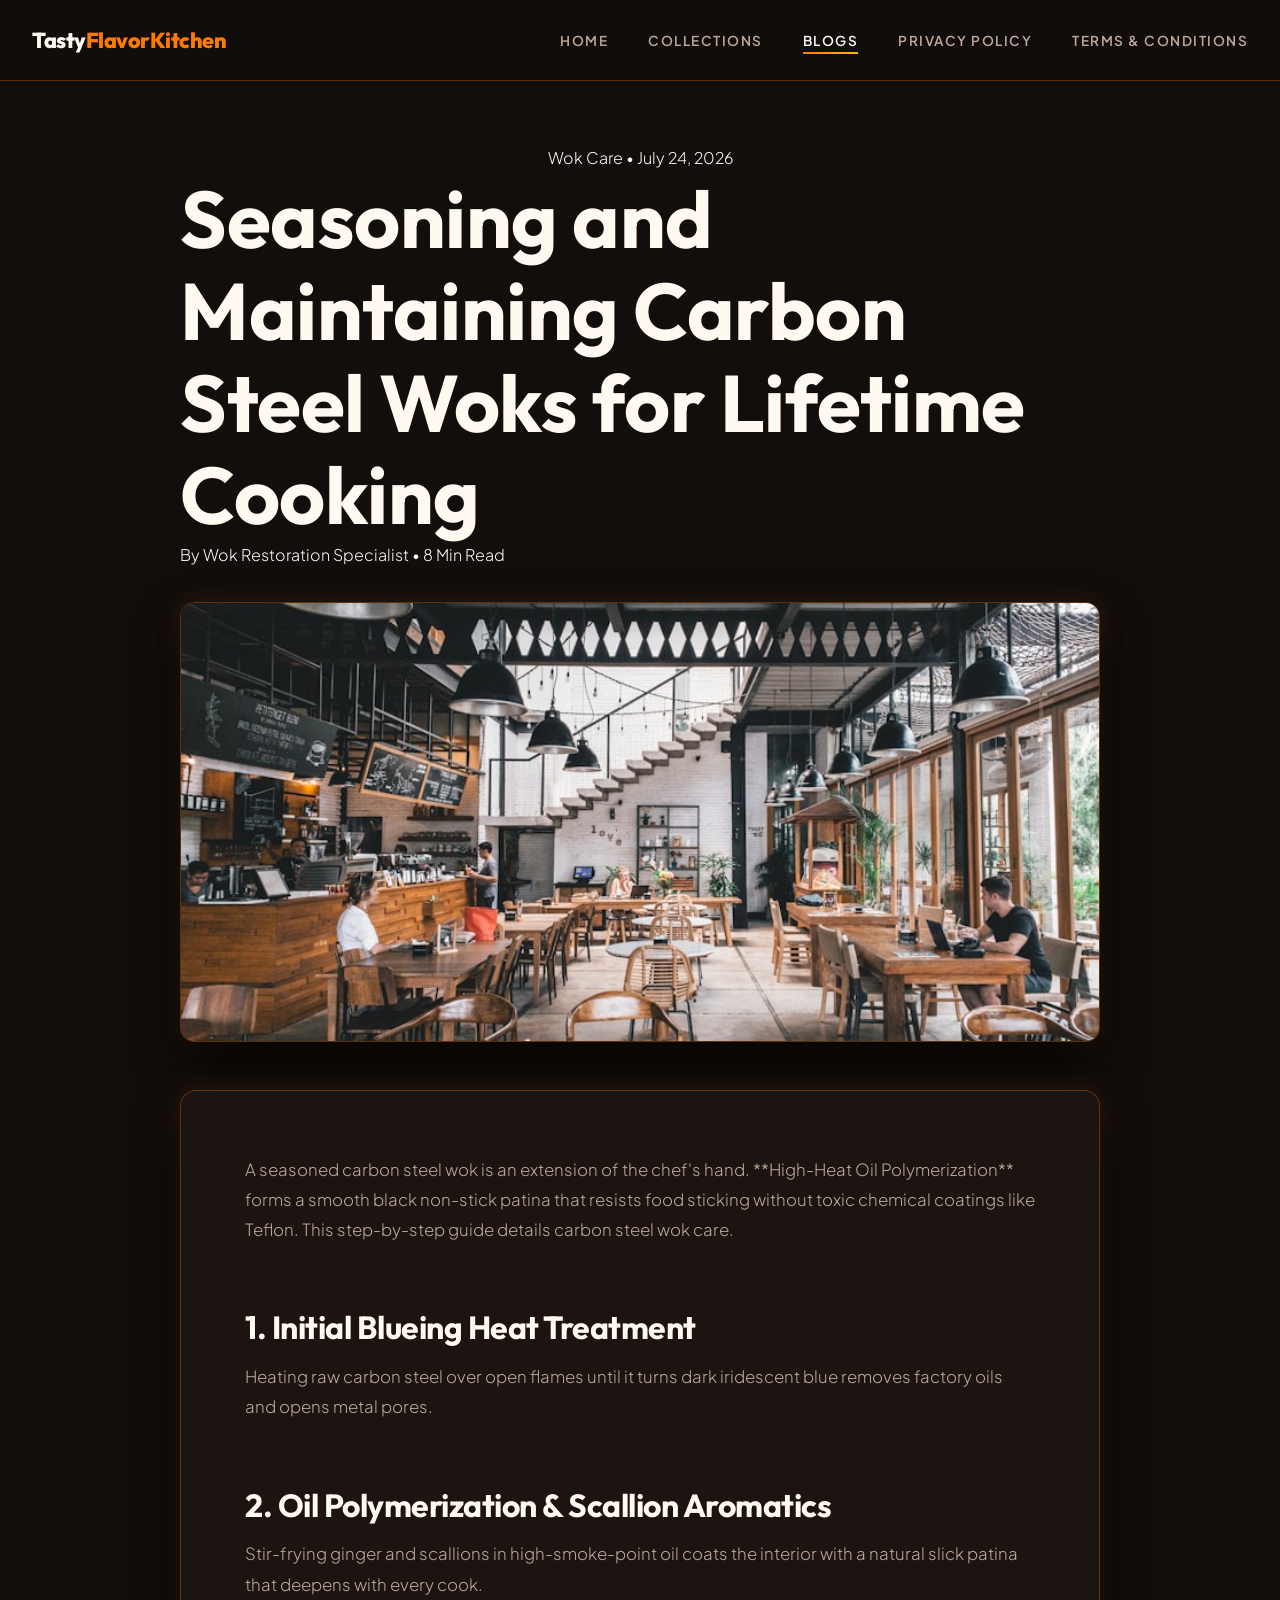
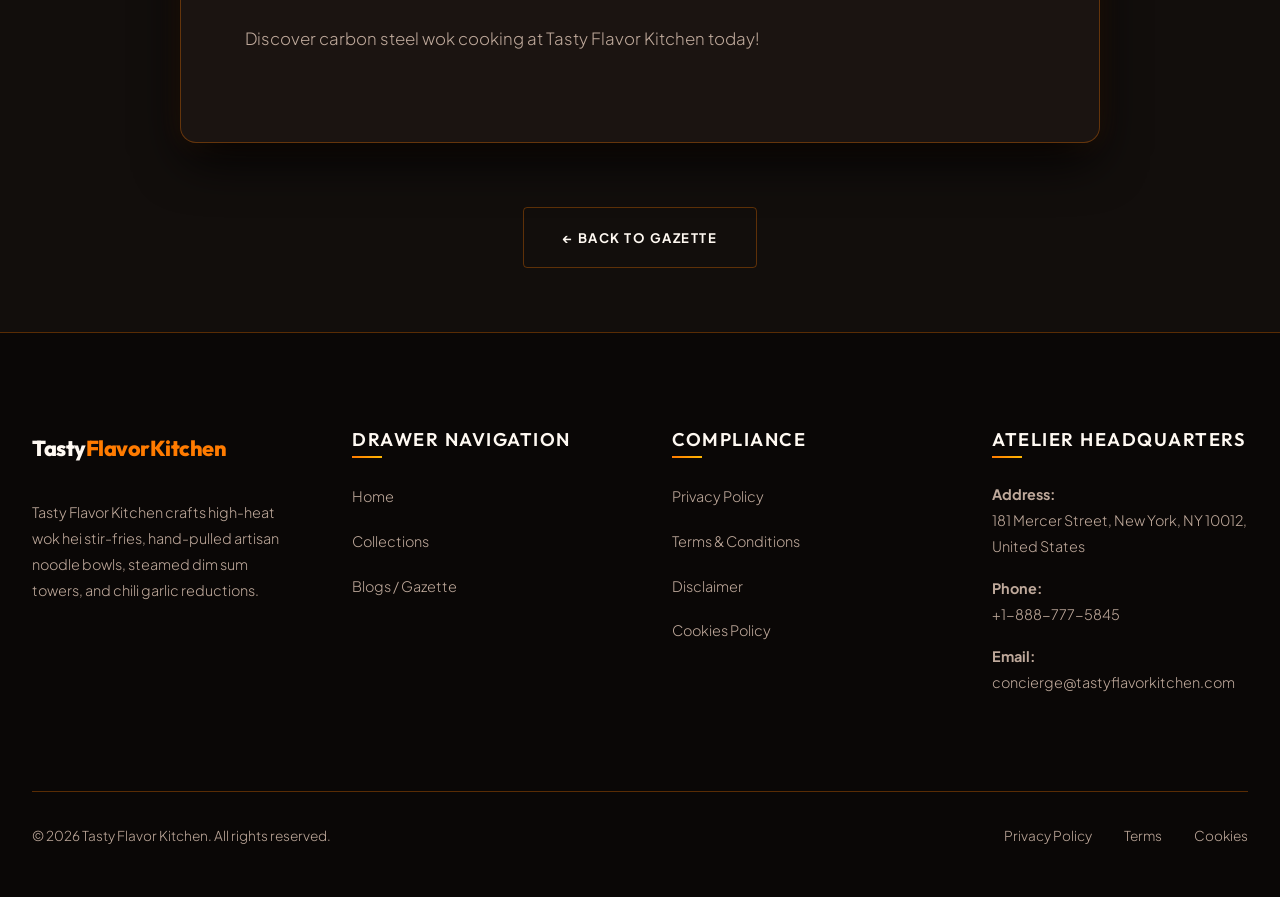
<file: blog/seasoning-and-maintaining-carbon-steel-woks.html>
<!DOCTYPE html>
<html lang="en">
<head>
    <!-- Google tag (gtag.js) -->
    <script async src="https://www.googletagmanager.com/gtag/js?id=G-0LY0HY7L01"></script>
    <script>
      window.dataLayer = window.dataLayer || [];
      function gtag(){dataLayer.push(arguments);}
      gtag('js', new Date());

      gtag('config', 'G-0LY0HY7L01');
    </script>
    <meta charset="UTF-8">
    <meta name="viewport" content="width=device-width, initial-scale=1.0">
    <meta name="description" content="Seasoning and maintaining carbon steel woks for lifetime cooking. Learn how oil polymerization builds a natural non-stick patina.">
    <title>Seasoning Carbon Steel Woks | Tasty Flavor Kitchen</title>
    <link rel="stylesheet" href="../style.css">
</head>
<body>

    <!-- Header Navigation -->
    <header>
        <nav class="navbar">
            <a href="../index.php" class="logo">Tasty<span>FlavorKitchen</span></a>
            <ul class="nav-links">
                <li><a href="../index.php">Home</a></li>
                <li><a href="../collections.html">Collections</a></li>
                <li><a href="index.html" class="active">Blogs</a></li>
                <li><a href="../privacy-policy.html">Privacy Policy</a></li>
                <li><a href="../terms.html">Terms & Conditions</a></li>
            </ul>
            <button class="menu-btn" aria-label="Toggle Navigation">
                <span></span>
                <span></span>
                <span></span>
            </button>
        </nav>
    </header>

    <!-- Main Content -->
    <main class="blog-page" style="margin: 0 auto;">
        <div class="blog-meta" style="text-align: center;">Wok Care &bull; July 24, 2026</div>
        <h1>Seasoning and Maintaining Carbon Steel Woks for Lifetime Cooking</h1>
        <div class="meta-info">By Wok Restoration Specialist &bull; 8 Min Read</div>

        <div class="blog-featured-img">
            <img src="../img/craft.jpg" alt="Seasoning and maintaining carbon steel woks for lifetime cooking" loading="lazy">
        </div>

        <div class="blog-content">
            <p>A seasoned carbon steel wok is an extension of the chef's hand. **High-Heat Oil Polymerization** forms a smooth black non-stick patina that resists food sticking without toxic chemical coatings like Teflon. This step-by-step guide details carbon steel wok care.</p>

            <h2>1. Initial Blueing Heat Treatment</h2>
            <p>Heating raw carbon steel over open flames until it turns dark iridescent blue removes factory oils and opens metal pores.</p>

            <h2>2. Oil Polymerization & Scallion Aromatics</h2>
            <p>Stir-frying ginger and scallions in high-smoke-point oil coats the interior with a natural slick patina that deepens with every cook.</p>

            <p>Discover carbon steel wok cooking at Tasty Flavor Kitchen today!</p>
        </div>
        
        <div style="text-align: center; margin: 4rem 0;">
            <a href="index.html" class="btn btn-secondary">&larr; Back to Gazette</a>
        </div>
    </main>

    <!-- Footer (Sleek Compact Logo: 1.35rem) -->
    <footer>
        <div class="footer-container">
            <div class="footer-col" style="flex: 1.5;">
                <a href="../index.php" class="logo" style="margin-bottom: 2rem; display: inline-block;">Tasty<span>FlavorKitchen</span></a>
                <p>Tasty Flavor Kitchen crafts high-heat wok hei stir-fries, hand-pulled artisan noodle bowls, steamed dim sum towers, and chili garlic reductions.</p>
            </div>
            <div class="footer-col">
                <h4>Drawer Navigation</h4>
                <ul>
                    <li><a href="../index.php">Home</a></li>
                    <li><a href="../collections.html">Collections</a></li>
                    <li><a href="index.html">Blogs / Gazette</a></li>
                </ul>
            </div>
            <div class="footer-col">
                <h4>Compliance</h4>
                <ul>
                    <li><a href="../privacy-policy.html">Privacy Policy</a></li>
                    <li><a href="../terms.html">Terms & Conditions</a></li>
                    <li><a href="../disclaimer.html">Disclaimer</a></li>
                    <li><a href="../cookies.html">Cookies Policy</a></li>
                </ul>
            </div>
            <div class="footer-col" style="flex: 1.2;">
                <h4>Atelier Headquarters</h4>
                <p><strong>Address:</strong><br>181 Mercer Street, New York, NY 10012, United States</p>
                <p><strong>Phone:</strong><br>+1-888-777-5845</p>
                <p><strong>Email:</strong><br>concierge@tastyflavorkitchen.com</p>
            </div>
        </div>
        <div class="footer-bottom">
            <p>&copy; 2026 Tasty Flavor Kitchen. All rights reserved.</p>
            <div class="footer-bottom-links">
                <a href="../privacy-policy.html">Privacy Policy</a>
                <a href="../terms.html">Terms</a>
                <a href="../cookies.html">Cookies</a>
            </div>
        </div>
    </footer>

    <script src="../script.js"></script>
</body>
</html>
</file>
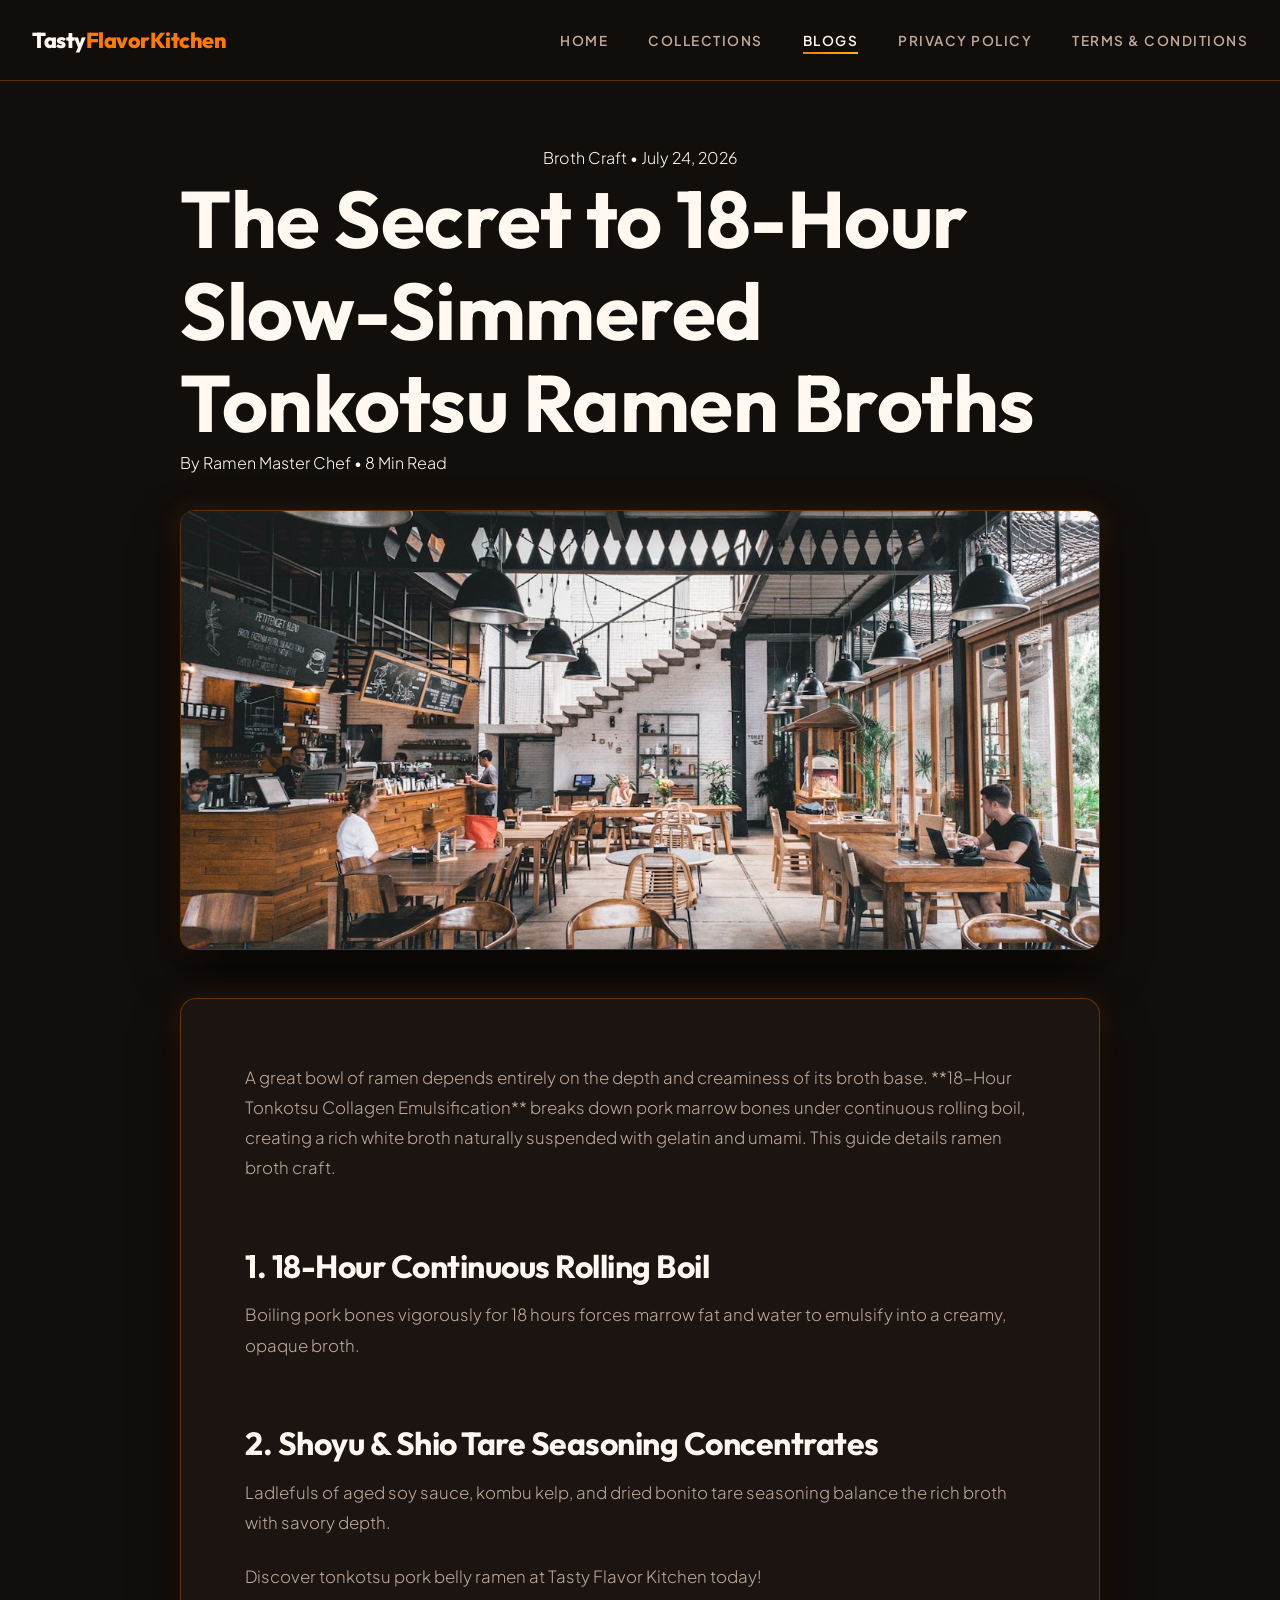
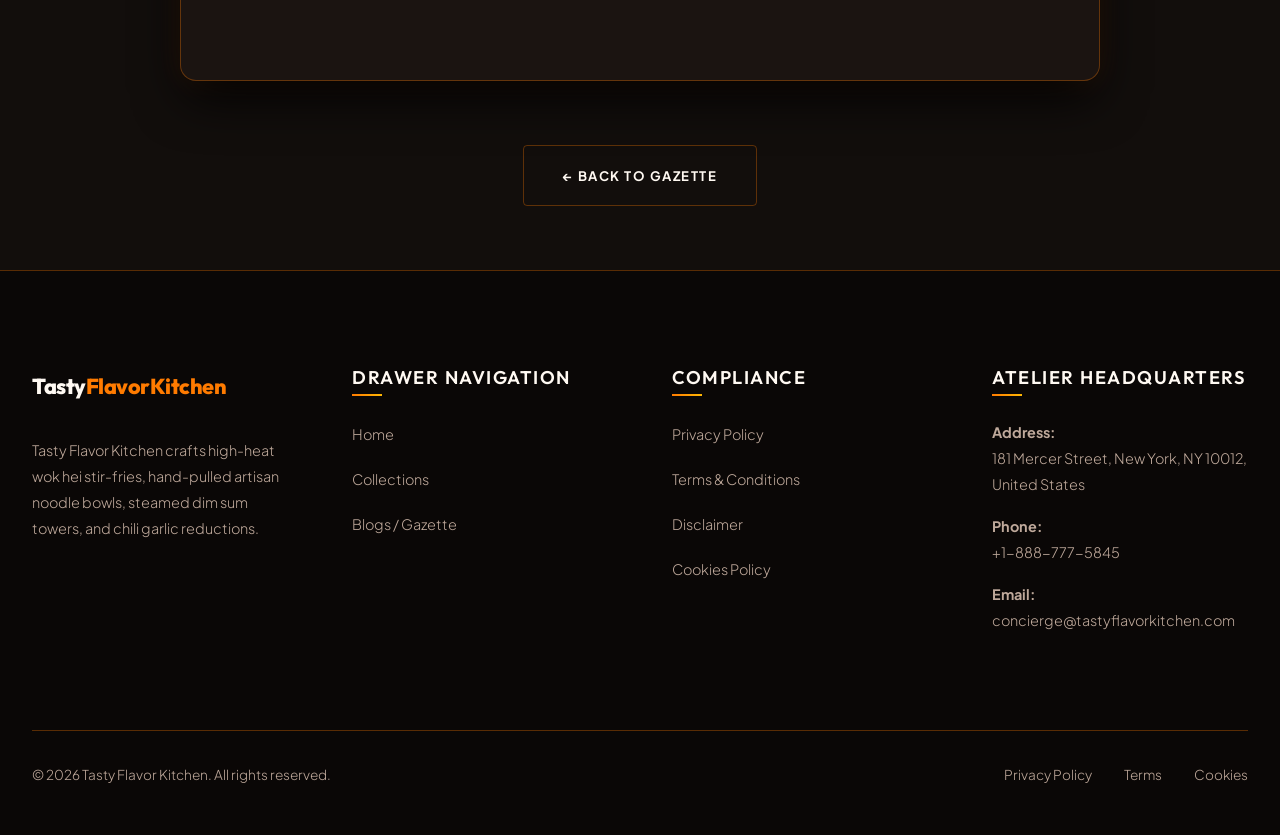
<file: blog/the-secret-to-slow-simmered-umami-ramen-broths.html>
<!DOCTYPE html>
<html lang="en">
<head>
    <!-- Google tag (gtag.js) -->
    <script async src="https://www.googletagmanager.com/gtag/js?id=G-0LY0HY7L01"></script>
    <script>
      window.dataLayer = window.dataLayer || [];
      function gtag(){dataLayer.push(arguments);}
      gtag('js', new Date());

      gtag('config', 'G-0LY0HY7L01');
    </script>
    <meta charset="UTF-8">
    <meta name="viewport" content="width=device-width, initial-scale=1.0">
    <meta name="description" content="The secret to 18-hour slow-simmered Tonkotsu ramen broths. Learn how to extract collagen, emulsify fats, and season Tare reductions.">
    <title>18-Hour Tonkotsu Broth Craft | Tasty Flavor Kitchen</title>
    <link rel="stylesheet" href="../style.css">
</head>
<body>

    <!-- Header Navigation -->
    <header>
        <nav class="navbar">
            <a href="../index.php" class="logo">Tasty<span>FlavorKitchen</span></a>
            <ul class="nav-links">
                <li><a href="../index.php">Home</a></li>
                <li><a href="../collections.html">Collections</a></li>
                <li><a href="index.html" class="active">Blogs</a></li>
                <li><a href="../privacy-policy.html">Privacy Policy</a></li>
                <li><a href="../terms.html">Terms & Conditions</a></li>
            </ul>
            <button class="menu-btn" aria-label="Toggle Navigation">
                <span></span>
                <span></span>
                <span></span>
            </button>
        </nav>
    </header>

    <!-- Main Content -->
    <main class="blog-page" style="margin: 0 auto;">
        <div class="blog-meta" style="text-align: center;">Broth Craft &bull; July 24, 2026</div>
        <h1>The Secret to 18-Hour Slow-Simmered Tonkotsu Ramen Broths</h1>
        <div class="meta-info">By Ramen Master Chef &bull; 8 Min Read</div>

        <div class="blog-featured-img">
            <img src="../img/hero_kitchen.jpg" alt="The secret to slow simmered umami ramen broths" loading="lazy">
        </div>

        <div class="blog-content">
            <p>A great bowl of ramen depends entirely on the depth and creaminess of its broth base. **18-Hour Tonkotsu Collagen Emulsification** breaks down pork marrow bones under continuous rolling boil, creating a rich white broth naturally suspended with gelatin and umami. This guide details ramen broth craft.</p>

            <h2>1. 18-Hour Continuous Rolling Boil</h2>
            <p>Boiling pork bones vigorously for 18 hours forces marrow fat and water to emulsify into a creamy, opaque broth.</p>

            <h2>2. Shoyu & Shio Tare Seasoning Concentrates</h2>
            <p>Ladlefuls of aged soy sauce, kombu kelp, and dried bonito tare seasoning balance the rich broth with savory depth.</p>

            <p>Discover tonkotsu pork belly ramen at Tasty Flavor Kitchen today!</p>
        </div>
        
        <div style="text-align: center; margin: 4rem 0;">
            <a href="index.html" class="btn btn-secondary">&larr; Back to Gazette</a>
        </div>
    </main>

    <!-- Footer (Sleek Compact Logo: 1.35rem) -->
    <footer>
        <div class="footer-container">
            <div class="footer-col" style="flex: 1.5;">
                <a href="../index.php" class="logo" style="margin-bottom: 2rem; display: inline-block;">Tasty<span>FlavorKitchen</span></a>
                <p>Tasty Flavor Kitchen crafts high-heat wok hei stir-fries, hand-pulled artisan noodle bowls, steamed dim sum towers, and chili garlic reductions.</p>
            </div>
            <div class="footer-col">
                <h4>Drawer Navigation</h4>
                <ul>
                    <li><a href="../index.php">Home</a></li>
                    <li><a href="../collections.html">Collections</a></li>
                    <li><a href="index.html">Blogs / Gazette</a></li>
                </ul>
            </div>
            <div class="footer-col">
                <h4>Compliance</h4>
                <ul>
                    <li><a href="../privacy-policy.html">Privacy Policy</a></li>
                    <li><a href="../terms.html">Terms & Conditions</a></li>
                    <li><a href="../disclaimer.html">Disclaimer</a></li>
                    <li><a href="../cookies.html">Cookies Policy</a></li>
                </ul>
            </div>
            <div class="footer-col" style="flex: 1.2;">
                <h4>Atelier Headquarters</h4>
                <p><strong>Address:</strong><br>181 Mercer Street, New York, NY 10012, United States</p>
                <p><strong>Phone:</strong><br>+1-888-777-5845</p>
                <p><strong>Email:</strong><br>concierge@tastyflavorkitchen.com</p>
            </div>
        </div>
        <div class="footer-bottom">
            <p>&copy; 2026 Tasty Flavor Kitchen. All rights reserved.</p>
            <div class="footer-bottom-links">
                <a href="../privacy-policy.html">Privacy Policy</a>
                <a href="../terms.html">Terms</a>
                <a href="../cookies.html">Cookies</a>
            </div>
        </div>
    </footer>

    <script src="../script.js"></script>
</body>
</html>
</file>
<file: style.css>
/* ==========================================
   TASTY FLAVOR KITCHEN - GLOBAL STYLESHEET
   Style: Sizzling Dragon Amber & Charcoal Wok Bistro Theme
   ========================================== */

/* Typography Import */
@import url('https://fonts.googleapis.com/css2?family=Outfit:wght@500;600;700;800&family=Plus+Jakarta+Sans:wght@300;400;500;600;700&display=swap');

:root {
    /* Color Palette */
    --color-bg: #120E0C;                  /* Deep Charcoal Wok Obsidian Canvas */
    --color-card-bg: rgba(28, 22, 19, 0.94);/* Translucent Charcoal Glass */
    --color-fg: #FFF9F2;                  /* Soft Warm Cream Text */
    --color-fg-muted: #BFA99B;            /* Muted Warm Taupe Text */
    --color-primary: #FF7B00;             /* Sizzling Dragon Amber Gold Highlight */
    --color-secondary: #1C1613;           /* Dark Cast-Iron Container */
    --color-accent: #FF7B00;              /* Sizzling Dragon Amber Gold CTA & Badges */
    --color-accent-hover: #E06D00;        /* Deep Fiery Orange Hover */
    --color-crimson: #E63946;             /* Flame Crimson Highlight */
    --color-gold: #FFB703;                /* Electric Ginger Gold Accent */
    --color-border: rgba(255, 123, 0, 0.32);/* Sizzling Amber Neon Line */
    
    /* Font Families */
    --font-heading: 'Outfit', sans-serif;
    --font-body: 'Plus Jakarta Sans', sans-serif;
    
    /* Transitions & Shadows */
    --transition-slow: all 0.5s cubic-bezier(0.16, 1, 0.3, 1);
    --transition-fast: all 0.2s cubic-bezier(0.2, 0.8, 0.2, 1);
    
    --card-shadow: 0 20px 50px -5px rgba(0, 0, 0, 0.95), 0 0 25px rgba(255, 123, 0, 0.15);
    --card-shadow-hover: 0 30px 70px -5px rgba(0, 0, 0, 0.99), 0 0 45px rgba(255, 123, 0, 0.38), 0 0 20px rgba(255, 183, 3, 0.25);
}

/* Reset Styles */
*, *::before, *::after {
    box-sizing: border-box;
    margin: 0;
    padding: 0;
}

html {
    scroll-behavior: smooth;
    font-size: 16px;
    background-color: var(--color-bg);
    color: var(--color-fg);
}

body {
    font-family: var(--font-body);
    line-height: 1.8;
    font-weight: 300;
    overflow-x: hidden;
    background-color: var(--color-bg);
}

/* Scrollbar */
::-webkit-scrollbar {
    width: 6px;
}
::-webkit-scrollbar-track {
    background: var(--color-bg);
}
::-webkit-scrollbar-thumb {
    background: linear-gradient(180deg, var(--color-primary), var(--color-gold));
    border-radius: 3px;
}

/* Headings */
h1, h2, h3, h4, h5, h6 {
    font-family: var(--font-heading);
    font-weight: 700;
    line-height: 1.15;
    color: var(--color-fg);
    letter-spacing: -0.5px;
}

h1 {
    font-size: clamp(3.2rem, 7.5vw, 5rem);
}

h2 {
    font-size: clamp(2.2rem, 5vw, 3.4rem);
    margin-bottom: 2rem;
    position: relative;
    display: inline-block;
}

h2::after {
    content: '';
    position: absolute;
    bottom: -8px;
    left: 0;
    width: 50px;
    height: 3px;
    background: linear-gradient(90deg, var(--color-primary), var(--color-gold));
    border-radius: 3px;
}

h3 {
    font-size: 1.6rem;
    margin-bottom: 0.8rem;
}

a {
    color: inherit;
    text-decoration: none;
    transition: var(--transition-fast);
}

/* Scroll Reveal */
.reveal-item {
    opacity: 0;
    transform: translateY(30px);
    transition: opacity 0.8s cubic-bezier(0.16, 1, 0.3, 1), transform 0.8s cubic-bezier(0.16, 1, 0.3, 1);
}

.reveal-item.revealed {
    opacity: 1;
    transform: translateY(0);
}

/* Luxury Charcoal Glass Card */
.luxury-card {
    background-color: var(--color-card-bg);
    backdrop-filter: blur(20px);
    -webkit-backdrop-filter: blur(20px);
    border: 1px solid var(--color-border);
    border-radius: 16px;
    padding: 2.5rem;
    box-shadow: var(--card-shadow);
    transition: var(--transition-slow);
    position: relative;
    overflow: hidden;
    display: flex;
    flex-direction: column;
}

.luxury-card::before {
    content: '';
    position: absolute;
    top: 0;
    left: 0;
    width: 100%;
    height: 100%;
    background: linear-gradient(135deg, rgba(255, 123, 0, 0.12) 0%, rgba(255, 183, 3, 0.05) 100%);
    opacity: 0;
    transition: var(--transition-slow);
    pointer-events: none;
}

.luxury-card:hover {
    transform: translateY(-8px);
    box-shadow: var(--card-shadow-hover);
    border-color: rgba(255, 123, 0, 0.65);
}

.luxury-card:hover::before {
    opacity: 1;
}

/* Header & Navigation (Sleek Compact Logo: 1.35rem) */
header {
    position: fixed;
    top: 0;
    left: 0;
    width: 100%;
    z-index: 1000;
    background: rgba(18, 14, 12, 0.95);
    backdrop-filter: blur(24px);
    -webkit-backdrop-filter: blur(24px);
    border-bottom: 1px solid var(--color-border);
    transition: var(--transition-slow);
}

.navbar {
    display: flex;
    justify-content: space-between;
    align-items: center;
    max-width: 1280px;
    margin: 0 auto;
    padding: 1.3rem 2rem;
}

.logo {
    font-family: var(--font-heading);
    font-size: 1.35rem; /* Sleek compact header/footer logo as requested */
    font-weight: 800;
    color: var(--color-fg);
    letter-spacing: -0.5px;
}

.logo span {
    color: var(--color-primary);
}

.nav-links {
    display: flex;
    list-style: none;
    gap: 2.5rem;
    align-items: center;
}

.nav-links a {
    font-size: 0.85rem;
    font-weight: 600;
    letter-spacing: 1.5px;
    text-transform: uppercase;
    color: var(--color-fg-muted);
    position: relative;
    padding: 0.3rem 0;
}

.nav-links a:hover,
.nav-links a.active {
    color: var(--color-fg);
}

.nav-links a::after {
    content: '';
    position: absolute;
    bottom: 0;
    left: 0;
    width: 0;
    height: 2px;
    background: linear-gradient(90deg, var(--color-primary), var(--color-gold));
    transition: var(--transition-fast);
}

.nav-links a:hover::after,
.nav-links a.active::after {
    width: 100%;
}

/* CTA Buttons */
.btn {
    display: inline-block;
    padding: 1.1rem 2.4rem;
    font-size: 0.82rem;
    font-weight: 700;
    letter-spacing: 1.5px;
    text-transform: uppercase;
    border-radius: 4px;
    border: 1px solid transparent;
    cursor: pointer;
    transition: var(--transition-fast);
    text-align: center;
    font-family: var(--font-body);
}

.btn-primary {
    background: linear-gradient(135deg, var(--color-primary) 0%, #E06D00 100%);
    color: #FFF9F2;
    box-shadow: 0 4px 20px rgba(255, 123, 0, 0.45);
}

.btn-primary:hover {
    background: linear-gradient(135deg, var(--color-accent-hover) 0%, #FF7B00 100%);
    transform: translateY(-2px);
    box-shadow: 0 6px 25px rgba(255, 123, 0, 0.65), 0 0 15px rgba(255, 183, 3, 0.3);
}

.btn-secondary {
    background-color: transparent;
    color: var(--color-fg);
    border-color: var(--color-border);
}

.btn-secondary:hover {
    background-color: rgba(255, 123, 0, 0.12);
    border-color: var(--color-primary);
    transform: translateY(-2px);
}

/* Mobile Menu Button */
.menu-btn {
    display: none;
    flex-direction: column;
    justify-content: space-between;
    width: 22px;
    height: 14px;
    background: transparent;
    border: none;
    cursor: pointer;
    z-index: 1001;
}

.menu-btn span {
    width: 100%;
    height: 2px;
    background-color: var(--color-fg);
    transition: var(--transition-fast);
}

/* Section Container */
section {
    padding: 8rem 2rem;
    max-width: 1280px;
    margin: 0 auto;
}

.section-title {
    text-align: left;
    margin-bottom: 4rem;
}

.section-title p {
    color: var(--color-fg-muted);
    font-size: 1.05rem;
    margin-top: 0.5rem;
}

/* ====================================================
   SIZZLING FLAME-WOK KITCHEN HERO SECTION
   ==================================================== */
.hero-kitchen-section {
    position: relative;
    width: 100%;
    min-height: 95vh;
    display: flex;
    align-items: center;
    padding: 9.5rem 2rem 5rem;
    background: radial-gradient(circle at 65% 40%, rgba(255, 123, 0, 0.18) 0%, rgba(18, 14, 12, 0.98) 75%);
    border-bottom: 1px solid var(--color-border);
}

.hero-kitchen-container {
    max-width: 1280px;
    width: 100%;
    margin: 0 auto;
    display: flex;
    align-items: center;
    gap: 4rem;
    flex-wrap: wrap;
}

.hero-kitchen-text {
    flex: 1.2;
    min-width: 320px;
}

.hero-kitchen-image {
    flex: 1;
    min-width: 320px;
    position: relative;
}

.hero-kitchen-img-wrapper {
    width: 100%;
    height: 530px;
    border-radius: 20px;
    overflow: hidden;
    border: 1px solid var(--color-border);
    box-shadow: 0 35px 90px rgba(0, 0, 0, 0.98), 0 0 45px rgba(255, 123, 0, 0.25);
}

.hero-kitchen-img-wrapper img {
    width: 100%;
    height: 100%;
    object-fit: cover;
}

.floating-badge {
    position: absolute;
    bottom: -1.5rem;
    left: -1.5rem;
    background-color: var(--color-card-bg);
    backdrop-filter: blur(20px);
    -webkit-backdrop-filter: blur(20px);
    border: 1px solid var(--color-border);
    border-radius: 14px;
    padding: 1.2rem 1.8rem;
    box-shadow: var(--card-shadow);
    display: flex;
    align-items: center;
    gap: 1rem;
    z-index: 3;
}

.floating-badge-icon {
    width: 44px;
    height: 44px;
    border-radius: 50%;
    background: linear-gradient(135deg, var(--color-primary), var(--color-gold));
    color: #120E0C;
    display: flex;
    align-items: center;
    justify-content: center;
    font-weight: 800;
    font-size: 1.2rem;
}

.gradient-text {
    background: linear-gradient(135deg, #FFFFFF 0%, #FF7B00 50%, var(--color-gold) 100%);
    -webkit-background-clip: text;
    -webkit-text-fill-color: transparent;
}

.hero-badge {
    display: inline-block;
    padding: 0.4rem 1.2rem;
    font-size: 0.7rem;
    font-weight: 700;
    letter-spacing: 2.5px;
    text-transform: uppercase;
    color: var(--color-gold);
    background-color: rgba(255, 183, 3, 0.1);
    border: 1px solid rgba(255, 183, 3, 0.3);
    border-radius: 30px;
    margin-bottom: 1.5rem;
}

.hero-desc {
    color: var(--color-fg-muted);
    font-size: 1.15rem;
    margin-bottom: 2.5rem;
    line-height: 1.8;
}

.hero-btns {
    display: flex;
    gap: 1.5rem;
}

/* Horizontal Continuous Dragon Amber Marquee Ticker */
.marquee-band {
    background: linear-gradient(90deg, var(--color-primary), #E06D00, var(--color-gold));
    color: #120E0C;
    overflow: hidden;
    white-space: nowrap;
    padding: 0.85rem 0;
    font-family: var(--font-heading);
    font-weight: 700;
    font-size: 1.05rem;
    letter-spacing: 2px;
    text-transform: uppercase;
}

.marquee-content {
    display: inline-block;
    animation: marquee 25s linear infinite;
}

@keyframes marquee {
    0% { transform: translateX(0%); }
    100% { transform: translateX(-50%); }
}

/* Product Cards */
.product-grid {
    display: grid;
    grid-template-columns: repeat(auto-fit, minmax(340px, 1fr));
    gap: 3rem;
}

.product-img-wrapper {
    width: 100%;
    height: 270px;
    overflow: hidden;
    border-radius: 10px;
    margin-bottom: 1.8rem;
    position: relative;
    border: 1px solid var(--color-border);
    flex-shrink: 0;
}

.product-img-wrapper img {
    width: 100%;
    height: 100%;
    object-fit: cover;
    display: block;
    transition: var(--transition-slow);
}

.luxury-card:hover .product-img-wrapper img {
    transform: scale(1.06);
}

.price-badge {
    position: absolute;
    top: 1.2rem;
    right: 1.2rem;
    padding: 0.4rem 1rem;
    background: linear-gradient(135deg, var(--color-primary), #E06D00);
    color: #FFF9F2;
    font-family: var(--font-heading);
    font-weight: 700;
    font-size: 1.3rem;
    border-radius: 4px;
    box-shadow: 0 4px 15px rgba(0, 0, 0, 0.8);
    z-index: 2;
}

.category-tag {
    position: absolute;
    top: 1.2rem;
    left: 1.2rem;
    padding: 0.3rem 0.8rem;
    background-color: rgba(18, 14, 12, 0.92);
    color: var(--color-gold);
    font-size: 0.65rem;
    font-weight: 700;
    letter-spacing: 1.5px;
    text-transform: uppercase;
    border-radius: 4px;
    border: 1px solid var(--color-border);
    z-index: 2;
}

.rating-stars {
    color: var(--color-primary);
    font-size: 0.85rem;
    margin-bottom: 0.5rem;
}

.product-footer {
    display: flex;
    justify-content: space-between;
    align-items: center;
    margin-top: 1.8rem;
    padding-top: 1.2rem;
    border-top: 1px solid rgba(255, 123, 0, 0.15);
}

/* Manifesto Box */
.manifesto-box {
    background-color: var(--color-card-bg);
    backdrop-filter: blur(20px);
    -webkit-backdrop-filter: blur(20px);
    border: 1px solid var(--color-border);
    border-radius: 20px;
    padding: 4rem 3.5rem;
    box-shadow: var(--card-shadow);
}

/* Testimonials */
.testimonials-grid {
    display: grid;
    grid-template-columns: repeat(auto-fit, minmax(320px, 1fr));
    gap: 2.5rem;
}

.testimonial-card {
    padding: 3rem 2.5rem;
    border-radius: 16px;
}

.quote-icon {
    font-family: var(--font-heading);
    font-size: 4rem;
    line-height: 1;
    color: var(--color-primary);
    opacity: 0.35;
    margin-bottom: -1.5rem;
}

.guest-profile {
    display: flex;
    align-items: center;
    gap: 1rem;
    margin-top: 2rem;
}

.guest-avatar {
    width: 48px;
    height: 48px;
    border-radius: 50%;
    background: linear-gradient(135deg, var(--color-primary), var(--color-gold));
    display: flex;
    align-items: center;
    justify-content: center;
    font-weight: 700;
    color: #120E0C;
}

/* FAQ Accordion */
.faq-container {
    max-width: 900px;
    margin: 0 auto;
    display: flex;
    flex-direction: column;
    gap: 1.5rem;
}

.faq-item {
    background-color: var(--color-card-bg);
    backdrop-filter: blur(16px);
    -webkit-backdrop-filter: blur(16px);
    border: 1px solid var(--color-border);
    border-radius: 12px;
    overflow: hidden;
    transition: var(--transition-fast);
}

.faq-question {
    padding: 1.8rem 2.2rem;
    display: flex;
    justify-content: space-between;
    align-items: center;
    cursor: pointer;
    user-select: none;
}

.faq-question h3 {
    font-size: 1.35rem;
    margin: 0;
    color: var(--color-fg);
}

.faq-icon {
    font-size: 1.4rem;
    color: var(--color-primary);
    transition: transform 0.3s ease;
}

.faq-answer {
    max-height: 0;
    overflow: hidden;
    padding: 0 2.2rem;
    transition: max-height 0.4s ease, padding 0.4s ease;
}

.faq-answer p {
    color: var(--color-fg-muted);
    font-size: 1rem;
    line-height: 1.8;
    margin-bottom: 1.8rem;
}

.faq-item.active {
    border-color: rgba(255, 123, 0, 0.6);
    box-shadow: var(--card-shadow);
}

.faq-item.active .faq-icon {
    transform: rotate(45deg);
}

.faq-item.active .faq-answer {
    max-height: 300px;
}

/* Journal Grid & Clearance */
.features-grid, .blog-grid {
    display: grid;
    grid-template-columns: repeat(auto-fit, minmax(340px, 1fr));
    gap: 3rem;
}

.feature-img-wrapper {
    width: 100%;
    height: 240px;
    overflow: hidden;
    border-radius: 10px;
    margin-bottom: 1.5rem;
    position: relative;
    display: block;
    border: 1px solid var(--color-border);
    flex-shrink: 0;
}

.feature-img-wrapper img {
    width: 100%;
    height: 100%;
    object-fit: cover;
    display: block;
    transition: var(--transition-slow);
}

.feature-content {
    position: relative;
    display: flex;
    flex-direction: column;
    flex: 1;
    z-index: 2;
}

.blog-tag {
    font-size: 0.7rem;
    font-weight: 700;
    letter-spacing: 1.5px;
    text-transform: uppercase;
    color: var(--color-primary);
    margin-bottom: 0.6rem;
    display: inline-block;
}

.blog-excerpt {
    color: var(--color-fg-muted);
    font-size: 0.95rem;
    line-height: 1.8;
    margin-bottom: 1.8rem;
}

.blog-link {
    font-size: 0.8rem;
    font-weight: 700;
    letter-spacing: 1.5px;
    text-transform: uppercase;
    color: var(--color-fg);
    display: inline-flex;
    align-items: center;
    gap: 0.5rem;
    margin-top: auto;
}

.blog-link:hover {
    color: var(--color-primary);
    gap: 0.8rem;
}

/* Single Blog Page */
.compliance-page, .blog-page {
    padding-top: 9rem;
    max-width: 920px;
    margin: 0 auto;
}

.blog-featured-img {
    width: 100%;
    height: 440px;
    overflow: hidden;
    border-radius: 14px;
    margin-top: 2rem;
    margin-bottom: 3rem;
    position: relative;
    display: block;
    border: 1px solid var(--color-border);
    box-shadow: var(--card-shadow);
    clear: both;
}

.blog-featured-img img {
    width: 100%;
    height: 100%;
    object-fit: cover;
    display: block;
}

.legal-content, .blog-content {
    background-color: var(--color-card-bg);
    backdrop-filter: blur(16px);
    -webkit-backdrop-filter: blur(16px);
    border: 1px solid var(--color-border);
    border-radius: 16px;
    padding: 4rem;
    box-shadow: var(--card-shadow);
    position: relative;
    display: block;
    clear: both;
}

.legal-content h2, .blog-content h2 {
    font-size: 2rem;
    margin: 2.5rem 0 1rem;
}

.legal-content h2::after, .blog-content h2::after {
    display: none;
}

.legal-content p, .blog-content p {
    color: var(--color-fg-muted);
    margin-bottom: 1.5rem;
    font-size: 1.05rem;
    line-height: 1.8;
}

.legal-content ul, .blog-content ul {
    margin-left: 2rem;
    margin-bottom: 1.5rem;
    color: var(--color-fg-muted);
}

.legal-content li, .blog-content li {
    margin-bottom: 0.6rem;
    font-size: 1.05rem;
}

/* Newsletter Section */
.newsletter-section {
    padding: 7rem 2rem;
    text-align: center;
}

.newsletter-box {
    max-width: 850px;
    margin: 0 auto;
    padding: 5rem 3.5rem;
    border-radius: 20px;
}

.newsletter-box p {
    font-size: 1.1rem;
    color: var(--color-fg-muted);
    margin-bottom: 2.5rem;
    max-width: 580px;
    margin-left: auto;
    margin-right: auto;
}

.newsletter-form {
    display: flex;
    gap: 1rem;
    max-width: 500px;
    margin: 0 auto;
}

.newsletter-input {
    flex: 1;
    padding: 1rem 1.5rem;
    border: 1px solid var(--color-border);
    background-color: rgba(18, 14, 12, 0.96);
    color: var(--color-fg);
    font-family: var(--font-body);
    font-size: 0.9rem;
    outline: none;
    border-radius: 4px;
    transition: var(--transition-fast);
}

.newsletter-input:focus {
    border-color: var(--color-accent);
    box-shadow: 0 0 0 3px rgba(255, 123, 0, 0.2);
}

/* Footer Section (Sleek Compact Logo: 1.35rem) */
footer {
    background-color: #0A0706;
    border-top: 1px solid var(--color-border);
    padding: 6rem 2rem 3rem;
}

.footer-container {
    max-width: 1280px;
    margin: 0 auto;
    display: grid;
    grid-template-columns: repeat(auto-fit, minmax(220px, 1fr));
    gap: 4rem;
    margin-bottom: 5rem;
}

.footer-col h4 {
    font-family: var(--font-heading);
    font-size: 1.15rem;
    letter-spacing: 1.5px;
    text-transform: uppercase;
    margin-bottom: 2rem;
    position: relative;
    font-weight: 600;
    color: var(--color-fg);
}

.footer-col h4::after {
    content: '';
    position: absolute;
    bottom: -8px;
    left: 0;
    width: 30px;
    height: 2px;
    background: linear-gradient(90deg, var(--color-primary), var(--color-gold));
}

.footer-col p {
    color: var(--color-fg-muted);
    font-size: 0.9rem;
    margin-bottom: 1rem;
    line-height: 1.8;
}

.footer-col ul {
    list-style: none;
}

.footer-col ul li {
    margin-bottom: 1rem;
}

.footer-col ul li a {
    color: var(--color-fg-muted);
    font-size: 0.9rem;
    transition: var(--transition-fast);
}

.footer-col ul li a:hover {
    color: var(--color-fg);
    padding-left: 5px;
}

.footer-bottom {
    max-width: 1280px;
    margin: 0 auto;
    padding-top: 2rem;
    border-top: 1px solid var(--color-border);
    display: flex;
    justify-content: space-between;
    align-items: center;
    flex-wrap: wrap;
    gap: 1.5rem;
    color: var(--color-fg-muted);
    font-size: 0.85rem;
}

.footer-bottom-links {
    display: flex;
    gap: 2rem;
}

.footer-bottom-links a:hover {
    color: var(--color-fg);
}

/* Cookie Consent Banner */
.cookie-banner {
    position: fixed;
    bottom: 2rem;
    right: 2rem;
    max-width: 400px;
    z-index: 10000;
    background-color: rgba(18, 14, 12, 0.96);
    backdrop-filter: blur(24px);
    -webkit-backdrop-filter: blur(24px);
    border: 1px solid var(--color-border);
    border-radius: 12px;
    box-shadow: 0 20px 50px rgba(0, 0, 0, 0.95);
    padding: 2.5rem;
    transform: translateY(150%);
    transition: transform 0.6s cubic-bezier(0.16, 1, 0.3, 1);
    display: none;
}

.cookie-banner.show {
    display: block;
    transform: translateY(0);
}

.cookie-title {
    font-size: 1.2rem;
    margin-bottom: 0.8rem;
    color: var(--color-fg);
}

.cookie-text {
    font-size: 0.85rem;
    color: var(--color-fg-muted);
    margin-bottom: 2rem;
    line-height: 1.7;
}

.cookie-btns {
    display: flex;
    gap: 1rem;
}

.cookie-btns .btn {
    flex: 1;
    padding: 0.8rem 1.2rem;
    font-size: 0.75rem;
    border-radius: 4px;
}

/* Blockquote */
blockquote {
    border-left: 3px solid var(--color-primary);
    padding: 1.5rem 2.5rem;
    margin: 3rem 0;
    font-family: var(--font-heading);
    font-size: 1.65rem;
    font-style: italic;
    color: var(--color-fg);
    background: rgba(255, 123, 0, 0.06);
    border-radius: 0 10px 10px 0;
    border: 1px solid rgba(255, 123, 0, 0.12);
}

/* Responsive Media Queries */
@media (max-width: 768px) {
    section {
        padding: 5rem 1.5rem;
    }
    
    .hero-kitchen-container {
        flex-direction: column;
        gap: 2.5rem;
    }
    
    .hero-btns {
        flex-direction: column;
    }
    
    .nav-links {
        display: none;
        flex-direction: column;
        position: fixed;
        top: 75px;
        left: 0;
        width: 100%;
        background-color: rgba(18, 14, 12, 0.96);
        backdrop-filter: blur(20px);
        -webkit-backdrop-filter: blur(20px);
        padding: 3rem 0;
        border-bottom: 1px solid var(--color-border);
        box-shadow: 0 15px 30px rgba(0, 0, 0, 0.95);
        gap: 2rem;
    }
    
    .nav-links.active {
        display: flex;
    }
    
    .menu-btn {
        display: flex;
    }
    
    .menu-btn.active span:nth-child(1) {
        transform: rotate(45deg) translate(4px, 4px);
    }
    .menu-btn.active span:nth-child(2) {
        opacity: 0;
    }
    .menu-btn.active span:nth-child(3) {
        transform: rotate(-45deg) translate(4px, -4px);
    }
    
    .footer-container {
        grid-template-columns: 1fr;
        gap: 2.5rem;
    }
    
    .footer-bottom {
        flex-direction: column;
        text-align: center;
    }
    
    .legal-content, .blog-content {
        padding: 2.5rem 1.5rem;
    }
    
    .cookie-banner {
        left: 1rem;
        right: 1rem;
        bottom: 1rem;
        max-width: none;
        padding: 2rem;
    }
}
</file>
